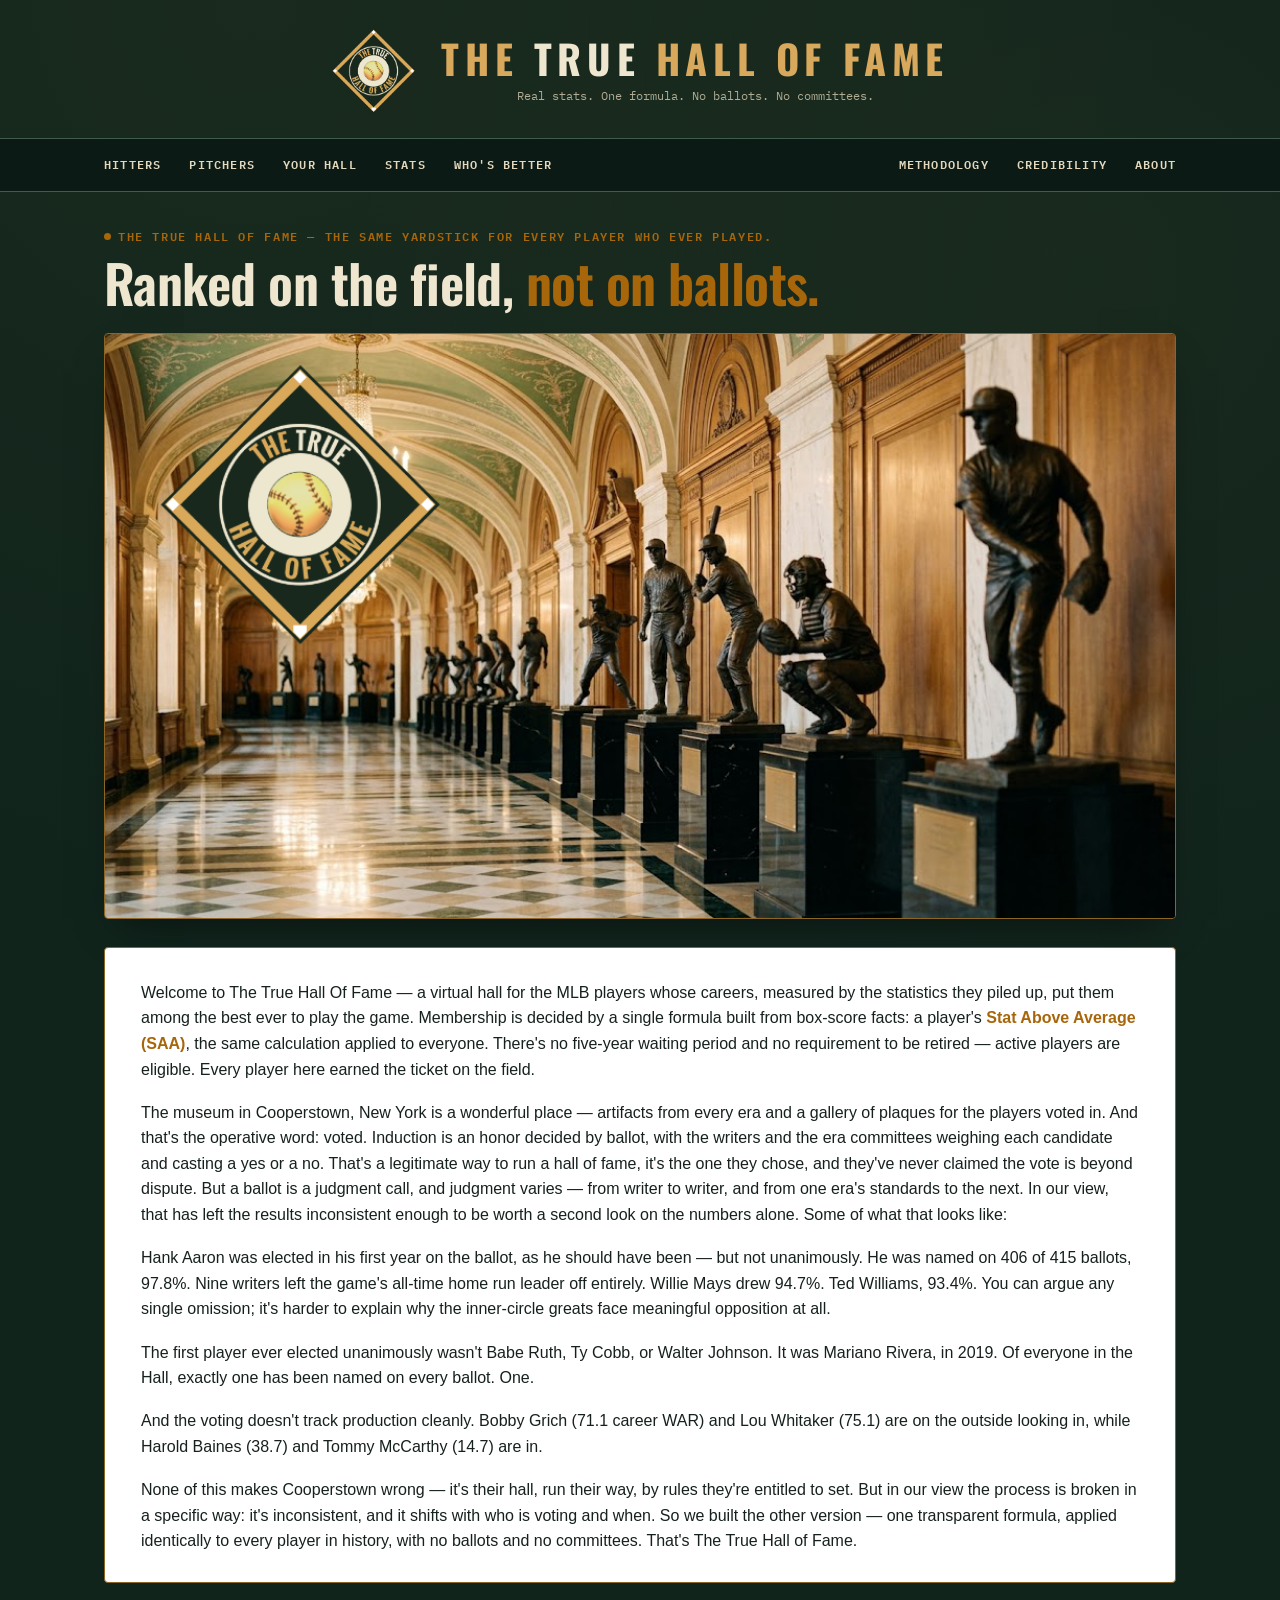
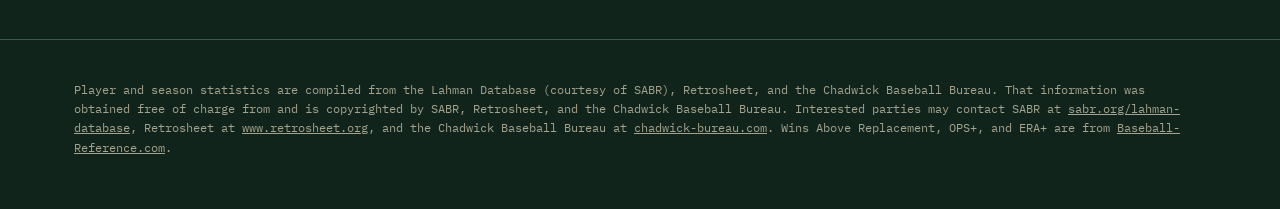
<file: index.html>
<!DOCTYPE html>
<html lang="en">
<head>
<meta charset="UTF-8">
<meta name="viewport" content="width=device-width, initial-scale=1.0">
<title>The TRUE Hall of Fame</title>
<link rel="preconnect" href="https://fonts.googleapis.com">
<link href="https://fonts.googleapis.com/css2?family=Oswald:wght@400;500;600;700&family=Source+Serif+4:ital,wght@0,400;0,600;1,400&family=IBM+Plex+Mono:wght@400;500;600&display=swap" rel="stylesheet">
<link rel="stylesheet" href="css/style.css">
</head>
<body>

<header class="site-head">
  <div class="wrap site-head__inner">
    <a href="index.html" class="mark">
      <img class="mark__logo" src="img/logo.png" alt="" width="965" height="960">
      <span class="mark__stack">
        <span class="mark__text">THE <span class="mark__real">TRUE</span> HALL OF FAME</span>
        <span class="site-head__tag">Real stats. One formula. No ballots. No committees.</span>
      </span>
    </a>
  </div>
</header>

<nav class="site-menu" aria-label="Site sections">
  <div class="wrap site-menu__inner">
    <button type="button" class="site-menu__toggle" aria-expanded="false" aria-controls="siteMenuLinks">
      <span class="site-menu__toggle-label">Menu</span>
      <span class="site-menu__toggle-icon" aria-hidden="true"><span></span><span></span><span></span></span>
    </button>
    <div class="site-menu__links" id="siteMenuLinks">
    <a href="hitters.html" class="site-menu__link">Hitters</a>
    <a href="pitchers.html" class="site-menu__link">Pitchers</a>
    <a href="yourhall.html" class="site-menu__link">Your Hall</a>
    <a href="stats.html" class="site-menu__link">Stats</a>
    <a href="why.html" class="site-menu__link">WHO'S BETTER</a>
    <a href="methodology.html" class="site-menu__link site-menu__link--right">Methodology</a>
    <a href="validation.html" class="site-menu__link">Credibility</a>
    <a href="#about" class="site-menu__link">About</a>
    </div>
  </div>
</nav>

<section class="hero">
  <div class="wrap hero__inner">
    <div class="hero__head">
      <p class="hero__eyebrow">The True Hall of Fame — the same yardstick for every player who ever played.</p>
      <h1 class="hero__headline">Ranked on the field, <span class="hero__headline-em">not on ballots.</span></h1>
    </div>
    <figure class="hero__figure">
      <img src="img/hero-hall.png" alt="A grand hall lined with bronze statues of baseball players on marble pedestals" loading="eager" width="1024" height="563">
    </figure>
    <div class="hero__copy">
      <p>
        Welcome to The True Hall Of Fame — a virtual hall for the MLB players whose careers,
        measured by the statistics they piled up, put them among the best ever to play the
        game. Membership is decided by a single formula built from box-score facts: a player's
        <strong>Stat Above Average (SAA)</strong>, the same calculation applied to everyone.
        There's no five-year waiting period and no requirement to be retired — active players
        are eligible. Every player here earned the ticket on the field.
      </p>
      <p>
        The museum in Cooperstown, New York is a wonderful place — artifacts from every era
        and a gallery of plaques for the players voted in. And that's the operative word:
        voted. Induction is an honor decided by ballot, with the writers and the era
        committees weighing each candidate and casting a yes or a no. That's a legitimate way
        to run a hall of fame, it's the one they chose, and they've never claimed the vote is
        beyond dispute. But a ballot is a judgment call, and judgment varies — from writer to
        writer, and from one era's standards to the next. In our view, that has left the
        results inconsistent enough to be worth a second look on the numbers alone. Some of
        what that looks like:
      </p>
      <p>
        Hank Aaron was elected in his first year on the ballot, as he should have been — but
        not unanimously. He was named on 406 of 415 ballots, 97.8%. Nine writers left the
        game's all-time home run leader off entirely. Willie Mays drew 94.7%. Ted Williams,
        93.4%. You can argue any single omission; it's harder to explain why the inner-circle
        greats face meaningful opposition at all.
      </p>
      <p>
        The first player ever elected unanimously wasn't Babe Ruth, Ty Cobb, or Walter
        Johnson. It was Mariano Rivera, in 2019. Of everyone in the Hall, exactly one has
        been named on every ballot. One.
      </p>
      <p>
        And the voting doesn't track production cleanly. Bobby Grich (71.1 career WAR) and
        Lou Whitaker (75.1) are on the outside looking in, while Harold Baines (38.7) and
        Tommy McCarthy (14.7) are in.
      </p>
      <p>
        None of this makes Cooperstown wrong — it's their hall, run their way, by rules
        they're entitled to set. But in our view the process is broken in a specific way:
        it's inconsistent, and it shifts with who is voting and when. So we built the other
        version — one transparent formula, applied identically to every player in history,
        with no ballots and no committees. That's The True Hall of Fame.
      </p>
    </div>
    <p class="hero__resume" hidden><a href="#"></a></p>
  </div>
</section>

<footer class="site-foot">
  <div class="wrap site-foot__inner">
    <p>Player and season statistics are compiled from the Lahman Database (courtesy of SABR), Retrosheet, and the Chadwick Baseball Bureau. That information was obtained free of charge from and is copyrighted by SABR, Retrosheet, and the Chadwick Baseball Bureau. Interested parties may contact SABR at <a href="https://sabr.org/lahman-database" target="_blank" rel="noopener">sabr.org/lahman-database</a>, Retrosheet at <a href="https://www.retrosheet.org" target="_blank" rel="noopener">www.retrosheet.org</a>, and the Chadwick Baseball Bureau at <a href="https://www.chadwick-bureau.com" target="_blank" rel="noopener">chadwick-bureau.com</a>. Wins Above Replacement, OPS+, and ERA+ are from <a href="https://www.baseball-reference.com" target="_blank" rel="noopener">Baseball-Reference.com</a>.</p>
  </div>
</footer>

<dialog class="about-modal" id="aboutModal">
  <div class="about-modal__inner">
    <button type="button" class="about-modal__close" aria-label="Close">&times;</button>
    <p class="about-modal__eyebrow">The True Hall of Fame</p>
    <h2 class="about-modal__title">About</h2>
    <p class="about-modal__line">Version <span id="aboutVersion">1.074</span></p>
    <p class="about-modal__line"><span id="aboutBuild">2026.09.04</span></p>
    <p class="about-modal__line">Author : Martin Jenkins</p>
  </div>
</dialog>

<script src="js/prefs.js"></script>
<script src="js/resume.js"></script>
<script src="js/about.js"></script>
<script src="js/nav-toggle.js"></script>
</body>
</html>
</file>
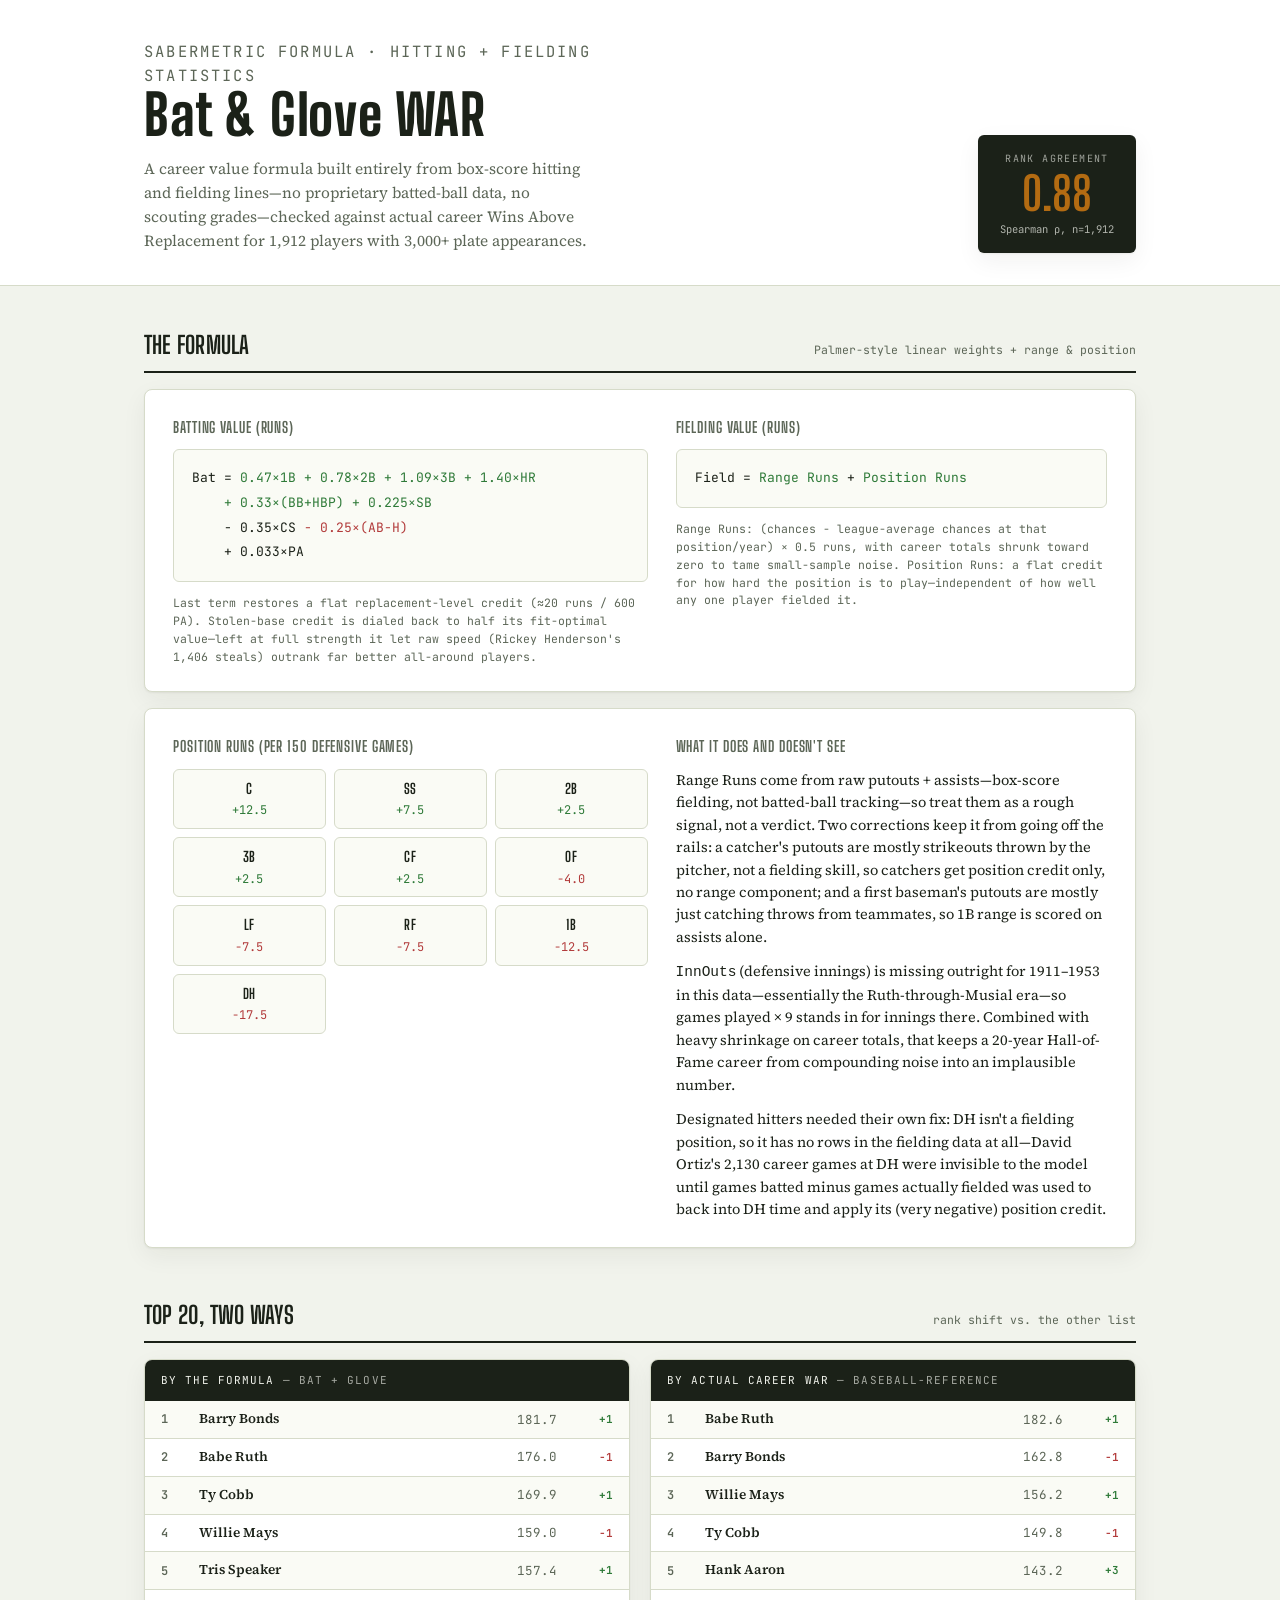
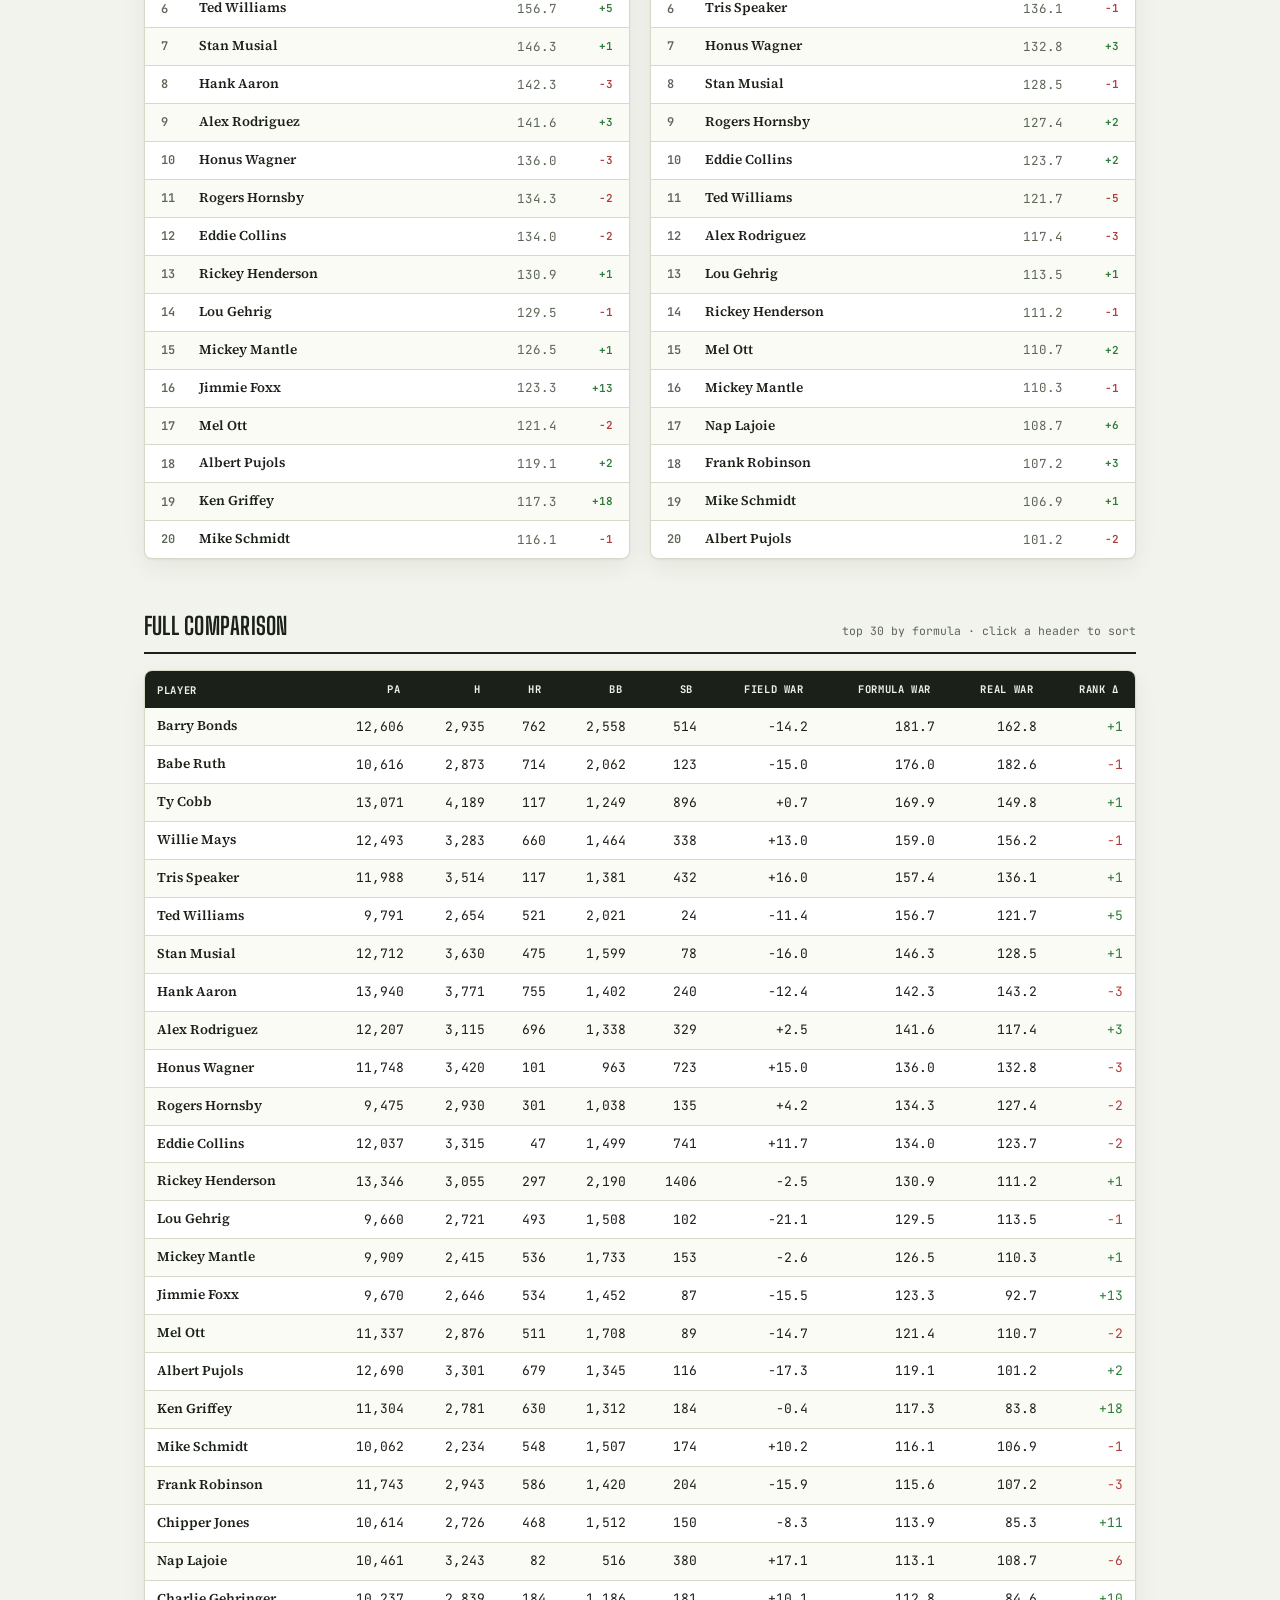
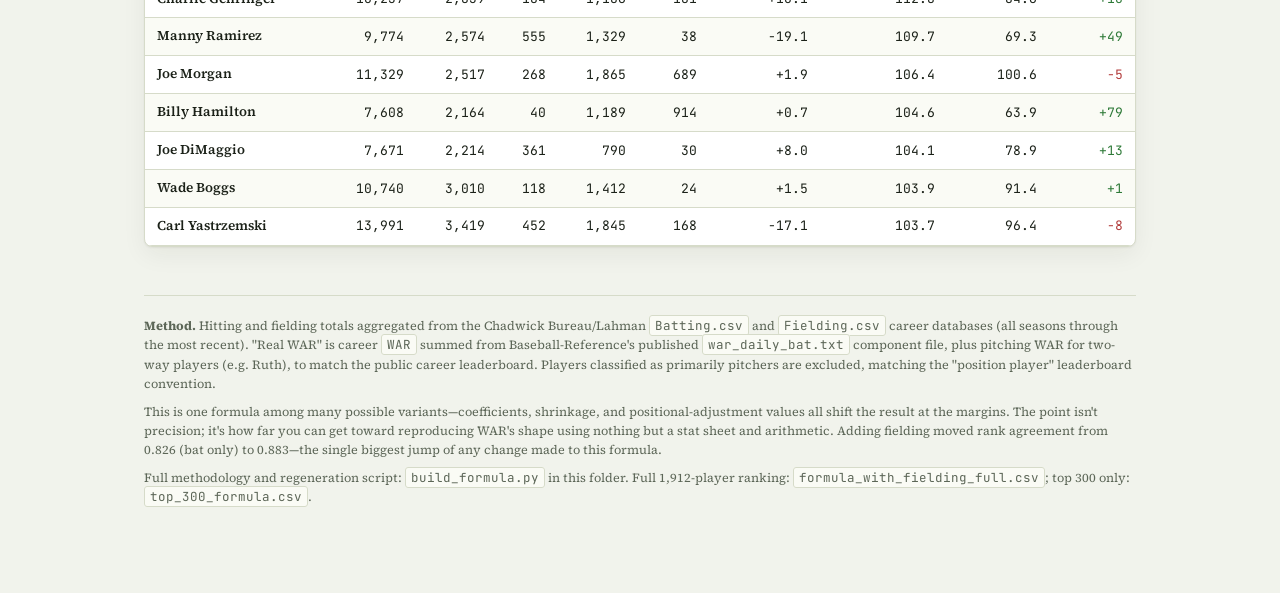
<file: bat_and_glove_war.html>
<!DOCTYPE html>
<html lang="en">
<head>
<meta charset="UTF-8">
<meta name="viewport" content="width=device-width, initial-scale=1.0">
<title>Bat & Glove WAR</title>
<link rel="preconnect" href="https://fonts.googleapis.com">
<link rel="preconnect" href="https://fonts.gstatic.com" crossorigin>
<link href="https://fonts.googleapis.com/css2?family=Big+Shoulders+Display:wght@600;700;800&family=Source+Serif+4:opsz,wght@8..60,400;8..60,500;8..60,600;8..60,700&family=JetBrains+Mono:wght@400;500;600;700&display=swap" rel="stylesheet">
<style>
  :root{
    --bg: #F1F3EC;
    --surface: #FFFFFF;
    --surface-2: #FAFBF5;
    --ink: #1B2118;
    --muted: #5C6657;
    --rule: #D6DBC9;
    --accent: #B36B12;
    --accent-ink: #FFFFFF;
    --accent-soft: #F3E3C6;
    --accent2: #2E7A38;
    --accent2-soft: #DDEFDD;
    --diff-pos: #2E7A38;
    --diff-neg: #B23B3B;
    --shadow: 0 1px 2px rgba(27,33,24,0.06), 0 8px 24px rgba(27,33,24,0.06);
  }
  @media (prefers-color-scheme: dark){
    :root:not([data-theme="light"]){
      --bg: #0E1611; --surface: #16201A; --surface-2: #131C16; --ink: #EAEEE2;
      --muted: #97A28E; --rule: #2A362A; --accent: #F2A93B; --accent-ink: #1B2118;
      --accent-soft: #2C2413; --accent2: #6FBF73; --accent2-soft: #17281A;
      --diff-pos: #6FBF73; --diff-neg: #E28C8C;
      --shadow: 0 1px 2px rgba(0,0,0,0.3), 0 12px 32px rgba(0,0,0,0.35);
    }
  }
  :root[data-theme="dark"]{
    --bg: #0E1611; --surface: #16201A; --surface-2: #131C16; --ink: #EAEEE2;
    --muted: #97A28E; --rule: #2A362A; --accent: #F2A93B; --accent-ink: #1B2118;
    --accent-soft: #2C2413; --accent2: #6FBF73; --accent2-soft: #17281A;
    --diff-pos: #6FBF73; --diff-neg: #E28C8C;
    --shadow: 0 1px 2px rgba(0,0,0,0.3), 0 12px 32px rgba(0,0,0,0.35);
  }

  *{ box-sizing: border-box; }
  body{ margin:0; background: var(--bg); color: var(--ink); font-family: 'Source Serif 4', Georgia, 'Times New Roman', serif; line-height: 1.55; }
  .wrap{ max-width: 1040px; margin: 0 auto; padding: 0 24px 80px; }
  a{ color: var(--accent); }

  .hero{ background: var(--surface); border-bottom: 1px solid var(--rule); margin-bottom: 40px; }
  .hero-inner{ max-width: 1040px; margin: 0 auto; padding: 40px 24px 32px; display: grid; grid-template-columns: 1fr auto; gap: 32px; align-items: end; }
  .eyebrow{ font-family: 'JetBrains Mono', monospace; font-size: 11px; letter-spacing: 0.14em; text-transform: uppercase; color: var(--muted); margin: 0 0 10px; }
  h1{ font-family: 'Big Shoulders Display', 'Arial Narrow', sans-serif; font-weight: 800; font-size: clamp(34px, 5vw, 56px); line-height: 0.98; letter-spacing: 0.01em; margin: 0 0 14px; text-wrap: balance; }
  .hero p{ margin: 0; max-width: 56ch; color: var(--muted); font-size: 15.5px; }

  .scoreboard{ background: var(--ink); color: var(--bg); border-radius: 6px; padding: 16px 22px; text-align: center; box-shadow: var(--shadow); flex: none; }
  .scoreboard .label{ font-family: 'JetBrains Mono', monospace; font-size: 10px; letter-spacing: 0.14em; text-transform: uppercase; color: var(--bg); opacity: 0.62; margin: 0 0 4px; }
  .scoreboard .digits{ font-family: 'Big Shoulders Display', sans-serif; font-weight: 700; font-size: 46px; line-height: 1; color: var(--accent); font-variant-numeric: tabular-nums; }
  .scoreboard .sub{ font-family: 'JetBrains Mono', monospace; font-size: 10.5px; color: var(--bg); opacity: 0.7; margin-top: 4px; }

  section{ margin-bottom: 48px; }
  .section-head{ display: flex; align-items: baseline; justify-content: space-between; gap: 16px; margin-bottom: 16px; border-bottom: 2px solid var(--ink); padding-bottom: 8px; }
  .section-head h2{ font-family: 'Big Shoulders Display', sans-serif; font-weight: 700; font-size: 24px; letter-spacing: 0.01em; margin: 0; text-transform: uppercase; }
  .section-head .meta{ font-family: 'JetBrains Mono', monospace; font-size: 11.5px; color: var(--muted); white-space: nowrap; }

  .formula-card{ background: var(--surface); border: 1px solid var(--rule); border-radius: 8px; box-shadow: var(--shadow); padding: 26px 28px; display: grid; grid-template-columns: 1.1fr 1fr; gap: 28px; }
  @media (max-width: 720px){ .formula-card{ grid-template-columns: 1fr; } .hero-inner{ grid-template-columns: 1fr; } .scoreboard{ justify-self: start; } }

  .equation{ font-family: 'JetBrains Mono', monospace; font-size: 13px; line-height: 1.9; background: var(--surface-2); border: 1px solid var(--rule); border-radius: 6px; padding: 16px 18px; overflow-x: auto; white-space: pre; color: var(--ink); }
  .equation .term-hit{ color: var(--accent2); }
  .equation .term-out{ color: var(--diff-neg); }

  .formula-card h3{ font-family: 'Big Shoulders Display', sans-serif; font-size: 15px; letter-spacing: 0.06em; text-transform: uppercase; margin: 0 0 10px; color: var(--muted); }
  .formula-card p{ margin: 0 0 12px; font-size: 14.5px; }
  .formula-card p:last-child{ margin-bottom: 0; }
  .formula-card .coef-note{ font-family: 'JetBrains Mono', monospace; font-size: 11.5px; color: var(--muted); margin-top: 12px; }

  .posgrid{ display: grid; grid-template-columns: repeat(3, 1fr); gap: 8px; }
  .poschip{ background: var(--surface-2); border: 1px solid var(--rule); border-radius: 6px; padding: 8px 10px; text-align: center; }
  .poschip .pos{ font-family: 'Big Shoulders Display', sans-serif; font-weight: 700; font-size: 14px; letter-spacing: 0.03em; }
  .poschip .val{ font-family: 'JetBrains Mono', monospace; font-size: 12px; font-variant-numeric: tabular-nums; margin-top: 2px; }
  .poschip .val.pos-plus{ color: var(--accent2); }
  .poschip .val.pos-minus{ color: var(--diff-neg); }

  .lineup-wrap{ display: grid; grid-template-columns: 1fr 1fr; gap: 20px; }
  @media (max-width: 720px){ .lineup-wrap{ grid-template-columns: 1fr; } }
  .lineup{ background: var(--surface); border: 1px solid var(--rule); border-radius: 8px; box-shadow: var(--shadow); overflow: hidden; }
  .lineup-head{ background: var(--ink); color: var(--bg); padding: 12px 16px; font-family: 'JetBrains Mono', monospace; font-size: 11px; letter-spacing: 0.1em; text-transform: uppercase; }
  .lineup-head .n{ opacity: 0.65; font-weight: 400; }
  .lineup-row{ display: grid; grid-template-columns: 28px 1fr auto 46px; align-items: center; gap: 10px; padding: 8px 16px; border-bottom: 1px solid var(--rule); font-size: 13.5px; }
  .lineup-row:last-child{ border-bottom: none; }
  .lineup-row:nth-child(odd){ background: var(--surface-2); }
  .lineup-rank{ font-family: 'JetBrains Mono', monospace; font-weight: 600; color: var(--muted); font-size: 12px; }
  .lineup-name{ font-weight: 600; }
  .lineup-val{ font-family: 'JetBrains Mono', monospace; font-variant-numeric: tabular-nums; font-size: 12.5px; color: var(--muted); white-space: nowrap; }
  .shift{ font-family: 'JetBrains Mono', monospace; font-size: 11px; font-weight: 600; text-align: right; white-space: nowrap; }
  .shift.up{ color: var(--diff-pos); }
  .shift.down{ color: var(--diff-neg); }
  .shift.flat{ color: var(--muted); }

  .table-scroll{ overflow-x: auto; background: var(--surface); border: 1px solid var(--rule); border-radius: 8px; box-shadow: var(--shadow); }
  table{ width: 100%; border-collapse: collapse; font-size: 13px; min-width: 760px; }
  thead th{ position: sticky; top: 0; background: var(--ink); color: var(--bg); text-align: left; padding: 10px 12px; font-family: 'JetBrains Mono', monospace; font-size: 10.5px; letter-spacing: 0.06em; text-transform: uppercase; cursor: pointer; user-select: none; white-space: nowrap; }
  thead th.num, td.num{ text-align: right; font-variant-numeric: tabular-nums; }
  thead th .arrow{ opacity: 0.5; margin-left: 4px; font-size: 9px; }
  tbody td{ padding: 8px 12px; border-bottom: 1px solid var(--rule); font-family: 'JetBrains Mono', monospace; white-space: nowrap; }
  tbody td.name-cell{ font-family: 'Source Serif 4', serif; font-weight: 600; font-size: 13.5px; white-space: normal; }
  tbody tr:nth-child(odd){ background: var(--surface-2); }
  tbody tr:hover{ background: var(--accent-soft); }
  td.diffcell.pos{ color: var(--diff-pos); }
  td.diffcell.neg{ color: var(--diff-neg); }

  .foot{ border-top: 1px solid var(--rule); padding-top: 20px; font-size: 12.5px; color: var(--muted); }
  .foot p{ margin: 0 0 8px; }
  .foot code{ font-family: 'JetBrains Mono', monospace; background: var(--surface-2); padding: 1px 5px; border-radius: 3px; border: 1px solid var(--rule); }

  @media (prefers-reduced-motion: no-preference){ .lineup-row, tbody tr{ transition: background 120ms ease; } }
</style>
</head>
<body>

<div class="hero">
  <div class="hero-inner">
    <div>
      <p class="eyebrow">Sabermetric formula &middot; hitting + fielding statistics</p>
      <h1>Bat &amp; Glove WAR</h1>
      <p>A career value formula built entirely from box-score hitting and fielding lines&mdash;no proprietary batted-ball data, no scouting grades&mdash;checked against actual career Wins Above Replacement for 1,912 players with 3,000+ plate appearances.</p>
    </div>
    <div class="scoreboard">
      <p class="label">Rank agreement</p>
      <p class="digits" id="spearmanDigits">0.88</p>
      <p class="sub">Spearman &rho;, n=1,912</p>
    </div>
  </div>
</div>

<div class="wrap">

  <section>
    <div class="section-head">
      <h2>The Formula</h2>
      <span class="meta">Palmer-style linear weights + range &amp; position</span>
    </div>
    <div class="formula-card">
      <div>
        <h3>Batting Value (runs)</h3>
        <div class="equation">Bat = <span class="term-hit">0.47&times;1B + 0.78&times;2B + 1.09&times;3B + 1.40&times;HR
    + 0.33&times;(BB+HBP) + 0.225&times;SB</span>
    - 0.35&times;CS <span class="term-out">- 0.25&times;(AB&minus;H)</span>
    + 0.033&times;PA</div>
        <p class="coef-note">Last term restores a flat replacement-level credit (&asymp;20 runs / 600 PA). Stolen-base credit is dialed back to half its fit-optimal value&mdash;left at full strength it let raw speed (Rickey Henderson's 1,406 steals) outrank far better all-around players.</p>
      </div>
      <div>
        <h3>Fielding Value (runs)</h3>
        <div class="equation">Field = <span class="term-hit">Range Runs</span> + <span class="term-hit">Position Runs</span></div>
        <p class="coef-note">Range Runs: (chances &minus; league-average chances at that position/year) &times; 0.5 runs, with career totals shrunk toward zero to tame small-sample noise. Position Runs: a flat credit for how hard the position is to play&mdash;independent of how well any one player fielded it.</p>
      </div>
    </div>
    <div class="formula-card" style="margin-top:16px;">
      <div>
        <h3>Position Runs (per 150 defensive games)</h3>
        <div class="posgrid" id="posGrid"></div>
      </div>
      <div>
        <h3>What it does and doesn't see</h3>
        <p>Range Runs come from raw putouts + assists&mdash;box-score fielding, not batted-ball tracking&mdash;so treat them as a rough signal, not a verdict. Two corrections keep it from going off the rails: a catcher's putouts are mostly strikeouts thrown by the pitcher, not a fielding skill, so catchers get position credit only, no range component; and a first baseman's putouts are mostly just catching throws from teammates, so 1B range is scored on assists alone.</p>
        <p><code>InnOuts</code> (defensive innings) is missing outright for 1911&ndash;1953 in this data&mdash;essentially the Ruth-through-Musial era&mdash;so games played &times; 9 stands in for innings there. Combined with heavy shrinkage on career totals, that keeps a 20-year Hall-of-Fame career from compounding noise into an implausible number.</p>
        <p>Designated hitters needed their own fix: DH isn't a fielding position, so it has no rows in the fielding data at all&mdash;David Ortiz's 2,130 career games at DH were invisible to the model until games batted minus games actually fielded was used to back into DH time and apply its (very negative) position credit.</p>
      </div>
    </div>
  </section>

  <section>
    <div class="section-head">
      <h2>Top 20, Two Ways</h2>
      <span class="meta">rank shift vs. the other list</span>
    </div>
    <div class="lineup-wrap">
      <div class="lineup">
        <div class="lineup-head">By the formula <span class="n">&mdash; bat + glove</span></div>
        <div id="lineupFormula"></div>
      </div>
      <div class="lineup">
        <div class="lineup-head">By actual career WAR <span class="n">&mdash; Baseball-Reference</span></div>
        <div id="lineupReal"></div>
      </div>
    </div>
  </section>

  <section>
    <div class="section-head">
      <h2>Full Comparison</h2>
      <span class="meta">top 30 by formula &middot; click a header to sort</span>
    </div>
    <div class="table-scroll">
      <table id="detailTable">
        <thead>
          <tr>
            <th data-key="name">Player</th>
            <th class="num" data-key="PA">PA<span class="arrow"></span></th>
            <th class="num" data-key="H">H<span class="arrow"></span></th>
            <th class="num" data-key="HR">HR<span class="arrow"></span></th>
            <th class="num" data-key="BB">BB<span class="arrow"></span></th>
            <th class="num" data-key="SB">SB<span class="arrow"></span></th>
            <th class="num" data-key="field">Field WAR<span class="arrow"></span></th>
            <th class="num" data-key="formula">Formula WAR<span class="arrow"></span></th>
            <th class="num" data-key="real">Real WAR<span class="arrow"></span></th>
            <th class="num" data-key="diff">Rank &Delta;<span class="arrow"></span></th>
          </tr>
        </thead>
        <tbody id="detailBody"></tbody>
      </table>
    </div>
  </section>

  <section style="margin-bottom:0;">
    <div class="foot">
      <p><strong>Method.</strong> Hitting and fielding totals aggregated from the Chadwick Bureau/Lahman <code>Batting.csv</code> and <code>Fielding.csv</code> career databases (all seasons through the most recent). "Real WAR" is career <code>WAR</code> summed from Baseball-Reference's published <code>war_daily_bat.txt</code> component file, plus pitching WAR for two-way players (e.g. Ruth), to match the public career leaderboard. Players classified as primarily pitchers are excluded, matching the "position player" leaderboard convention.</p>
      <p>This is one formula among many possible variants&mdash;coefficients, shrinkage, and positional-adjustment values all shift the result at the margins. The point isn't precision; it's how far you can get toward reproducing WAR's shape using nothing but a stat sheet and arithmetic. Adding fielding moved rank agreement from 0.826 (bat only) to 0.883&mdash;the single biggest jump of any change made to this formula.</p>
      <p>Full methodology and regeneration script: <code>build_formula.py</code> in this folder. Full 1,912-player ranking: <code>formula_with_fielding_full.csv</code>; top 300 only: <code>top_300_formula.csv</code>.</p>
    </div>
  </section>

</div>

<script>
const DATA = {"n": 1912, "spearman": 0.8828, "top_formula": [{"name": "Barry Bonds", "PA": 12606, "H": 2935, "HR": 762, "BB": 2558, "SB": 514, "field": -14.2, "formula": 181.7, "real": 162.8, "rf": 1, "rr": 2}, {"name": "Babe Ruth", "PA": 10616, "H": 2873, "HR": 714, "BB": 2062, "SB": 123, "field": -15.0, "formula": 176.0, "real": 182.6, "rf": 2, "rr": 1}, {"name": "Ty Cobb", "PA": 13071, "H": 4189, "HR": 117, "BB": 1249, "SB": 896, "field": 0.7, "formula": 169.9, "real": 149.8, "rf": 3, "rr": 4}, {"name": "Willie Mays", "PA": 12493, "H": 3283, "HR": 660, "BB": 1464, "SB": 338, "field": 13.0, "formula": 159.0, "real": 156.2, "rf": 4, "rr": 3}, {"name": "Tris Speaker", "PA": 11988, "H": 3514, "HR": 117, "BB": 1381, "SB": 432, "field": 16.0, "formula": 157.4, "real": 136.1, "rf": 5, "rr": 6}, {"name": "Ted Williams", "PA": 9791, "H": 2654, "HR": 521, "BB": 2021, "SB": 24, "field": -11.4, "formula": 156.7, "real": 121.7, "rf": 6, "rr": 11}, {"name": "Stan Musial", "PA": 12712, "H": 3630, "HR": 475, "BB": 1599, "SB": 78, "field": -16.0, "formula": 146.3, "real": 128.5, "rf": 7, "rr": 8}, {"name": "Hank Aaron", "PA": 13940, "H": 3771, "HR": 755, "BB": 1402, "SB": 240, "field": -12.4, "formula": 142.3, "real": 143.2, "rf": 8, "rr": 5}, {"name": "Alex Rodriguez", "PA": 12207, "H": 3115, "HR": 696, "BB": 1338, "SB": 329, "field": 2.5, "formula": 141.6, "real": 117.4, "rf": 9, "rr": 12}, {"name": "Honus Wagner", "PA": 11748, "H": 3420, "HR": 101, "BB": 963, "SB": 723, "field": 15.0, "formula": 136.0, "real": 132.8, "rf": 10, "rr": 7}, {"name": "Rogers Hornsby", "PA": 9475, "H": 2930, "HR": 301, "BB": 1038, "SB": 135, "field": 4.2, "formula": 134.3, "real": 127.4, "rf": 11, "rr": 9}, {"name": "Eddie Collins", "PA": 12037, "H": 3315, "HR": 47, "BB": 1499, "SB": 741, "field": 11.7, "formula": 134.0, "real": 123.7, "rf": 12, "rr": 10}, {"name": "Rickey Henderson", "PA": 13346, "H": 3055, "HR": 297, "BB": 2190, "SB": 1406, "field": -2.5, "formula": 130.9, "real": 111.2, "rf": 13, "rr": 14}, {"name": "Lou Gehrig", "PA": 9660, "H": 2721, "HR": 493, "BB": 1508, "SB": 102, "field": -21.1, "formula": 129.5, "real": 113.5, "rf": 14, "rr": 13}, {"name": "Mickey Mantle", "PA": 9909, "H": 2415, "HR": 536, "BB": 1733, "SB": 153, "field": -2.6, "formula": 126.5, "real": 110.3, "rf": 15, "rr": 16}, {"name": "Jimmie Foxx", "PA": 9670, "H": 2646, "HR": 534, "BB": 1452, "SB": 87, "field": -15.5, "formula": 123.3, "real": 92.7, "rf": 16, "rr": 29}, {"name": "Mel Ott", "PA": 11337, "H": 2876, "HR": 511, "BB": 1708, "SB": 89, "field": -14.7, "formula": 121.4, "real": 110.7, "rf": 17, "rr": 15}, {"name": "Albert Pujols", "PA": 12690, "H": 3301, "HR": 679, "BB": 1345, "SB": 116, "field": -17.3, "formula": 119.1, "real": 101.2, "rf": 18, "rr": 20}, {"name": "Ken Griffey", "PA": 11304, "H": 2781, "HR": 630, "BB": 1312, "SB": 184, "field": -0.4, "formula": 117.3, "real": 83.8, "rf": 19, "rr": 37}, {"name": "Mike Schmidt", "PA": 10062, "H": 2234, "HR": 548, "BB": 1507, "SB": 174, "field": 10.2, "formula": 116.1, "real": 106.9, "rf": 20, "rr": 19}, {"name": "Frank Robinson", "PA": 11743, "H": 2943, "HR": 586, "BB": 1420, "SB": 204, "field": -15.9, "formula": 115.6, "real": 107.2, "rf": 21, "rr": 18}, {"name": "Chipper Jones", "PA": 10614, "H": 2726, "HR": 468, "BB": 1512, "SB": 150, "field": -8.3, "formula": 113.9, "real": 85.3, "rf": 22, "rr": 33}, {"name": "Nap Lajoie", "PA": 10461, "H": 3243, "HR": 82, "BB": 516, "SB": 380, "field": 17.1, "formula": 113.1, "real": 108.7, "rf": 23, "rr": 17}, {"name": "Charlie Gehringer", "PA": 10237, "H": 2839, "HR": 184, "BB": 1186, "SB": 181, "field": 10.1, "formula": 112.8, "real": 84.6, "rf": 24, "rr": 34}, {"name": "Manny Ramirez", "PA": 9774, "H": 2574, "HR": 555, "BB": 1329, "SB": 38, "field": -19.1, "formula": 109.7, "real": 69.3, "rf": 25, "rr": 74}, {"name": "Joe Morgan", "PA": 11329, "H": 2517, "HR": 268, "BB": 1865, "SB": 689, "field": 1.9, "formula": 106.4, "real": 100.6, "rf": 26, "rr": 21}, {"name": "Billy Hamilton", "PA": 7608, "H": 2164, "HR": 40, "BB": 1189, "SB": 914, "field": 0.7, "formula": 104.6, "real": 63.9, "rf": 27, "rr": 106}, {"name": "Joe DiMaggio", "PA": 7671, "H": 2214, "HR": 361, "BB": 790, "SB": 30, "field": 8.0, "formula": 104.1, "real": 78.9, "rf": 28, "rr": 41}, {"name": "Wade Boggs", "PA": 10740, "H": 3010, "HR": 118, "BB": 1412, "SB": 24, "field": 1.5, "formula": 103.9, "real": 91.4, "rf": 29, "rr": 30}, {"name": "Carl Yastrzemski", "PA": 13991, "H": 3419, "HR": 452, "BB": 1845, "SB": 168, "field": -17.1, "formula": 103.7, "real": 96.4, "rf": 30, "rr": 22}], "top_real": [{"name": "Babe Ruth", "PA": 10616, "H": 2873, "HR": 714, "BB": 2062, "SB": 123, "field": -15.0, "formula": 176.0, "real": 182.6, "rf": 2, "rr": 1}, {"name": "Barry Bonds", "PA": 12606, "H": 2935, "HR": 762, "BB": 2558, "SB": 514, "field": -14.2, "formula": 181.7, "real": 162.8, "rf": 1, "rr": 2}, {"name": "Willie Mays", "PA": 12493, "H": 3283, "HR": 660, "BB": 1464, "SB": 338, "field": 13.0, "formula": 159.0, "real": 156.2, "rf": 4, "rr": 3}, {"name": "Ty Cobb", "PA": 13071, "H": 4189, "HR": 117, "BB": 1249, "SB": 896, "field": 0.7, "formula": 169.9, "real": 149.8, "rf": 3, "rr": 4}, {"name": "Hank Aaron", "PA": 13940, "H": 3771, "HR": 755, "BB": 1402, "SB": 240, "field": -12.4, "formula": 142.3, "real": 143.2, "rf": 8, "rr": 5}, {"name": "Tris Speaker", "PA": 11988, "H": 3514, "HR": 117, "BB": 1381, "SB": 432, "field": 16.0, "formula": 157.4, "real": 136.1, "rf": 5, "rr": 6}, {"name": "Honus Wagner", "PA": 11748, "H": 3420, "HR": 101, "BB": 963, "SB": 723, "field": 15.0, "formula": 136.0, "real": 132.8, "rf": 10, "rr": 7}, {"name": "Stan Musial", "PA": 12712, "H": 3630, "HR": 475, "BB": 1599, "SB": 78, "field": -16.0, "formula": 146.3, "real": 128.5, "rf": 7, "rr": 8}, {"name": "Rogers Hornsby", "PA": 9475, "H": 2930, "HR": 301, "BB": 1038, "SB": 135, "field": 4.2, "formula": 134.3, "real": 127.4, "rf": 11, "rr": 9}, {"name": "Eddie Collins", "PA": 12037, "H": 3315, "HR": 47, "BB": 1499, "SB": 741, "field": 11.7, "formula": 134.0, "real": 123.7, "rf": 12, "rr": 10}, {"name": "Ted Williams", "PA": 9791, "H": 2654, "HR": 521, "BB": 2021, "SB": 24, "field": -11.4, "formula": 156.7, "real": 121.7, "rf": 6, "rr": 11}, {"name": "Alex Rodriguez", "PA": 12207, "H": 3115, "HR": 696, "BB": 1338, "SB": 329, "field": 2.5, "formula": 141.6, "real": 117.4, "rf": 9, "rr": 12}, {"name": "Lou Gehrig", "PA": 9660, "H": 2721, "HR": 493, "BB": 1508, "SB": 102, "field": -21.1, "formula": 129.5, "real": 113.5, "rf": 14, "rr": 13}, {"name": "Rickey Henderson", "PA": 13346, "H": 3055, "HR": 297, "BB": 2190, "SB": 1406, "field": -2.5, "formula": 130.9, "real": 111.2, "rf": 13, "rr": 14}, {"name": "Mel Ott", "PA": 11337, "H": 2876, "HR": 511, "BB": 1708, "SB": 89, "field": -14.7, "formula": 121.4, "real": 110.7, "rf": 17, "rr": 15}, {"name": "Mickey Mantle", "PA": 9909, "H": 2415, "HR": 536, "BB": 1733, "SB": 153, "field": -2.6, "formula": 126.5, "real": 110.3, "rf": 15, "rr": 16}, {"name": "Nap Lajoie", "PA": 10461, "H": 3243, "HR": 82, "BB": 516, "SB": 380, "field": 17.1, "formula": 113.1, "real": 108.7, "rf": 23, "rr": 17}, {"name": "Frank Robinson", "PA": 11743, "H": 2943, "HR": 586, "BB": 1420, "SB": 204, "field": -15.9, "formula": 115.6, "real": 107.2, "rf": 21, "rr": 18}, {"name": "Mike Schmidt", "PA": 10062, "H": 2234, "HR": 548, "BB": 1507, "SB": 174, "field": 10.2, "formula": 116.1, "real": 106.9, "rf": 20, "rr": 19}, {"name": "Albert Pujols", "PA": 12690, "H": 3301, "HR": 679, "BB": 1345, "SB": 116, "field": -17.3, "formula": 119.1, "real": 101.2, "rf": 18, "rr": 20}, {"name": "Joe Morgan", "PA": 11329, "H": 2517, "HR": 268, "BB": 1865, "SB": 689, "field": 1.9, "formula": 106.4, "real": 100.6, "rf": 26, "rr": 21}, {"name": "Carl Yastrzemski", "PA": 13991, "H": 3419, "HR": 452, "BB": 1845, "SB": 168, "field": -17.1, "formula": 103.7, "real": 96.4, "rf": 30, "rr": 22}, {"name": "Eddie Mathews", "PA": 10101, "H": 2315, "HR": 512, "BB": 1444, "SB": 68, "field": 0.5, "formula": 99.2, "real": 96.0, "rf": 40, "rr": 23}, {"name": "Cal Ripken", "PA": 12883, "H": 3184, "HR": 431, "BB": 1129, "SB": 36, "field": 13.4, "formula": 97.2, "real": 95.9, "rf": 43, "rr": 24}, {"name": "Roberto Clemente", "PA": 10212, "H": 3000, "HR": 240, "BB": 621, "SB": 83, "field": -6.1, "formula": 75.8, "real": 95.0, "rf": 113, "rr": 25}, {"name": "Cap Anson", "PA": 11331, "H": 3435, "HR": 97, "BB": 984, "SB": 277, "field": -14.8, "formula": 88.3, "real": 94.3, "rf": 64, "rr": 26}, {"name": "Adrian Beltre", "PA": 12130, "H": 3166, "HR": 477, "BB": 848, "SB": 121, "field": 8.3, "formula": 98.8, "real": 93.7, "rf": 41, "rr": 27}, {"name": "Al Kaline", "PA": 11597, "H": 3007, "HR": 399, "BB": 1277, "SB": 137, "field": -7.2, "formula": 97.0, "real": 92.8, "rf": 44, "rr": 28}, {"name": "Jimmie Foxx", "PA": 9670, "H": 2646, "HR": 534, "BB": 1452, "SB": 87, "field": -15.5, "formula": 123.3, "real": 92.7, "rf": 16, "rr": 29}, {"name": "Wade Boggs", "PA": 10740, "H": 3010, "HR": 118, "BB": 1412, "SB": 24, "field": 1.5, "formula": 103.9, "real": 91.4, "rf": 29, "rr": 30}]};

const POS_ADJ = [
  ["C",12.5],["SS",7.5],["2B",2.5],["3B",2.5],["CF",2.5],
  ["OF",-4.0],["LF",-7.5],["RF",-7.5],["1B",-12.5],["DH",-17.5]
];
document.getElementById('posGrid').innerHTML = POS_ADJ.map(([pos,val]) => {
  const cls = val > 0 ? 'pos-plus' : (val < 0 ? 'pos-minus' : '');
  const txt = val > 0 ? ('+' + val.toFixed(1)) : val.toFixed(1);
  return `<div class="poschip"><div class="pos">${pos}</div><div class="val ${cls}">${txt}</div></div>`;
}).join('');

function renderLineup(containerId, rows, rankKey, otherRankKey){
  const el = document.getElementById(containerId);
  el.innerHTML = rows.slice(0,20).map(r => {
    const shift = r[otherRankKey] - r[rankKey];
    let cls = 'flat', txt = '–';
    if (shift > 0){ cls = 'up'; txt = '+' + shift; }
    else if (shift < 0){ cls = 'down'; txt = String(shift); }
    return `<div class="lineup-row">
      <span class="lineup-rank">${r[rankKey]}</span>
      <span class="lineup-name">${r.name}</span>
      <span class="lineup-val">${r[rankKey === 'rf' ? 'formula' : 'real'].toFixed(1)}</span>
      <span class="shift ${cls}">${txt}</span>
    </div>`;
  }).join('');
}

renderLineup('lineupFormula', DATA.top_formula, 'rf', 'rr');
renderLineup('lineupReal', DATA.top_real, 'rr', 'rf');

let sortState = { key: 'formula', dir: -1 };

function renderTable(){
  const rows = DATA.top_formula.slice();
  const k = sortState.key, dir = sortState.dir;
  rows.sort((a,b) => {
    let av = k === 'diff' ? (a.rr - a.rf) : (k === 'name' ? a.name : a[k]);
    let bv = k === 'diff' ? (b.rr - b.rf) : (k === 'name' ? b.name : b[k]);
    if (typeof av === 'string') return av.localeCompare(bv) * dir;
    return (av - bv) * dir;
  });
  document.getElementById('detailBody').innerHTML = rows.map(r => {
    const diff = r.rr - r.rf;
    const diffCls = diff > 0 ? 'pos' : (diff < 0 ? 'neg' : '');
    const diffTxt = diff > 0 ? ('+' + diff) : String(diff);
    const fieldTxt = r.field > 0 ? ('+' + r.field.toFixed(1)) : r.field.toFixed(1);
    return `<tr>
      <td class="name-cell">${r.name}</td>
      <td class="num">${r.PA.toLocaleString()}</td>
      <td class="num">${r.H.toLocaleString()}</td>
      <td class="num">${r.HR}</td>
      <td class="num">${r.BB.toLocaleString()}</td>
      <td class="num">${r.SB}</td>
      <td class="num">${fieldTxt}</td>
      <td class="num">${r.formula.toFixed(1)}</td>
      <td class="num">${r.real.toFixed(1)}</td>
      <td class="num diffcell ${diffCls}">${diffTxt}</td>
    </tr>`;
  }).join('');
}

document.querySelectorAll('#detailTable thead th').forEach(th => {
  th.addEventListener('click', () => {
    const key = th.dataset.key;
    if (sortState.key === key){ sortState.dir *= -1; }
    else { sortState = { key, dir: key === 'name' ? 1 : -1 }; }
    document.querySelectorAll('#detailTable thead .arrow').forEach(a => a.textContent = '');
    th.querySelector('.arrow').textContent = sortState.dir === 1 ? '▲' : '▼';
    renderTable();
  });
});

renderTable();
</script>
</body>
</html>
</file>
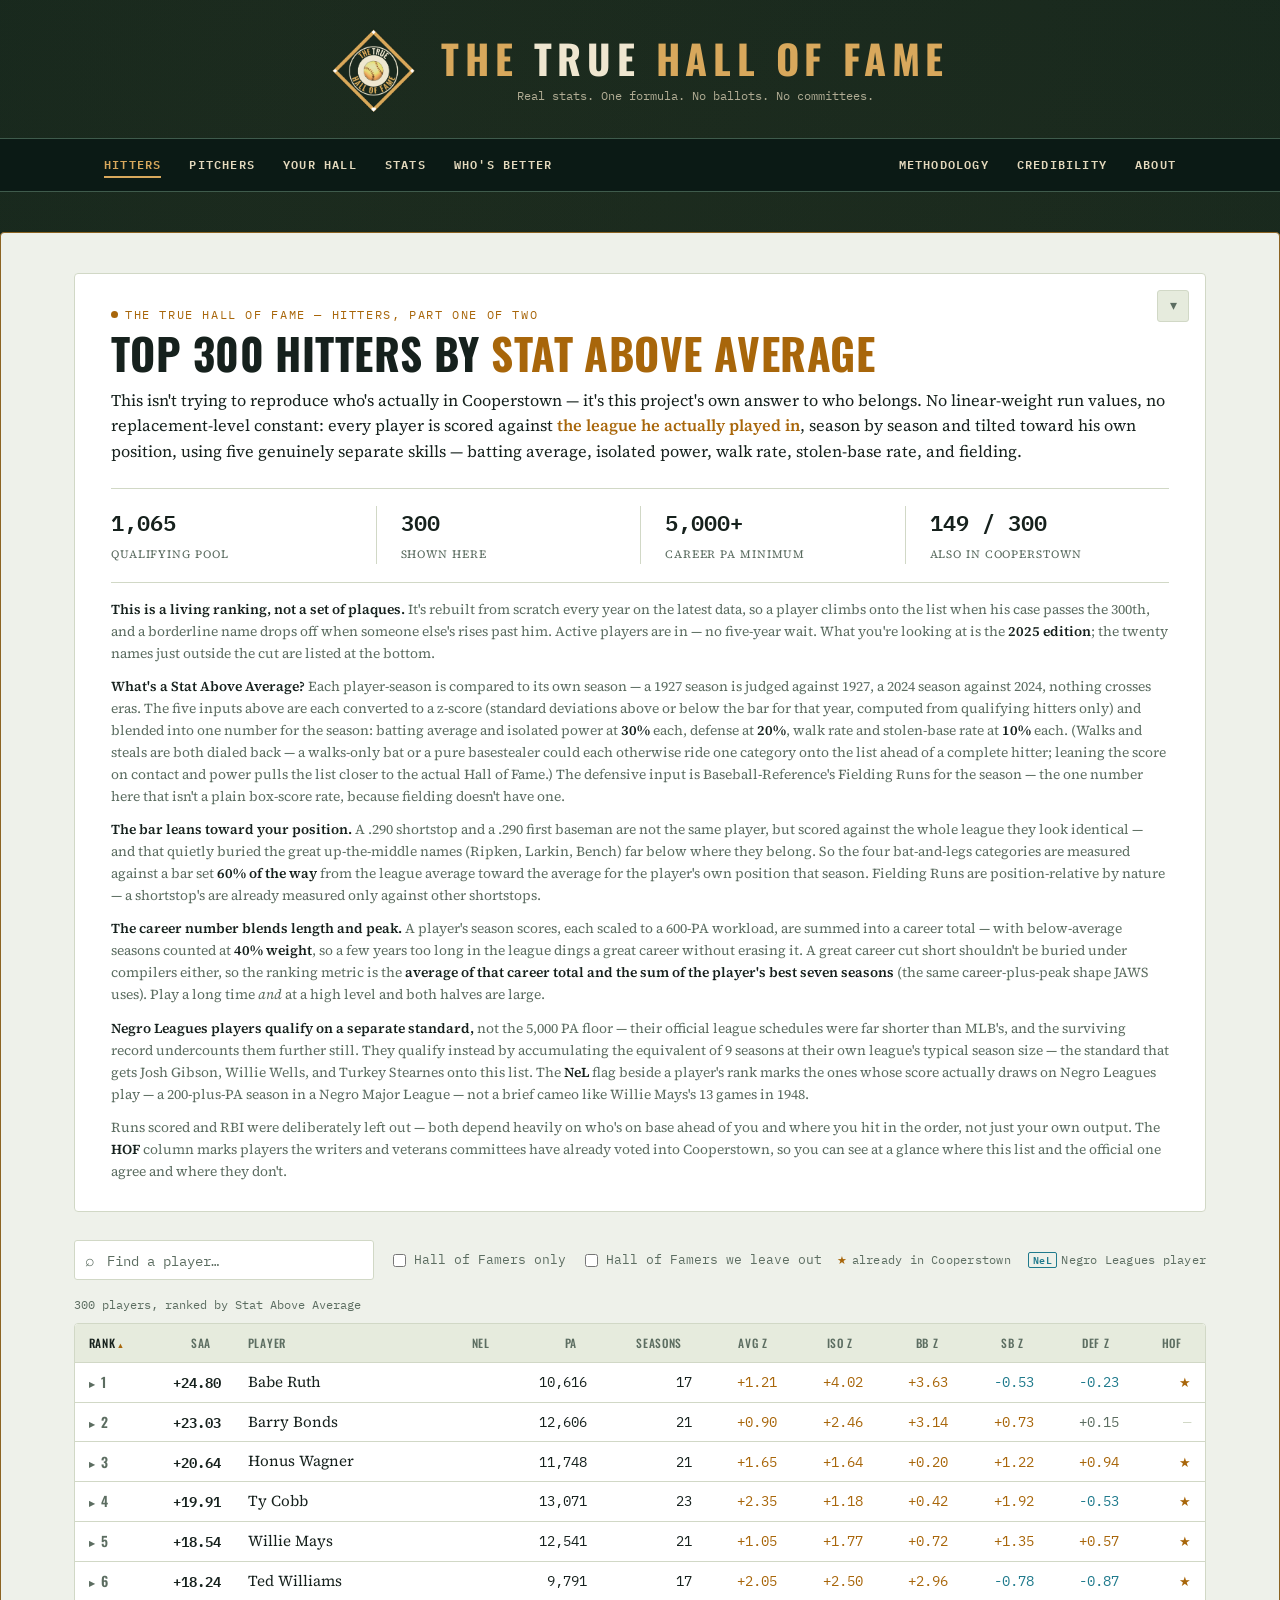
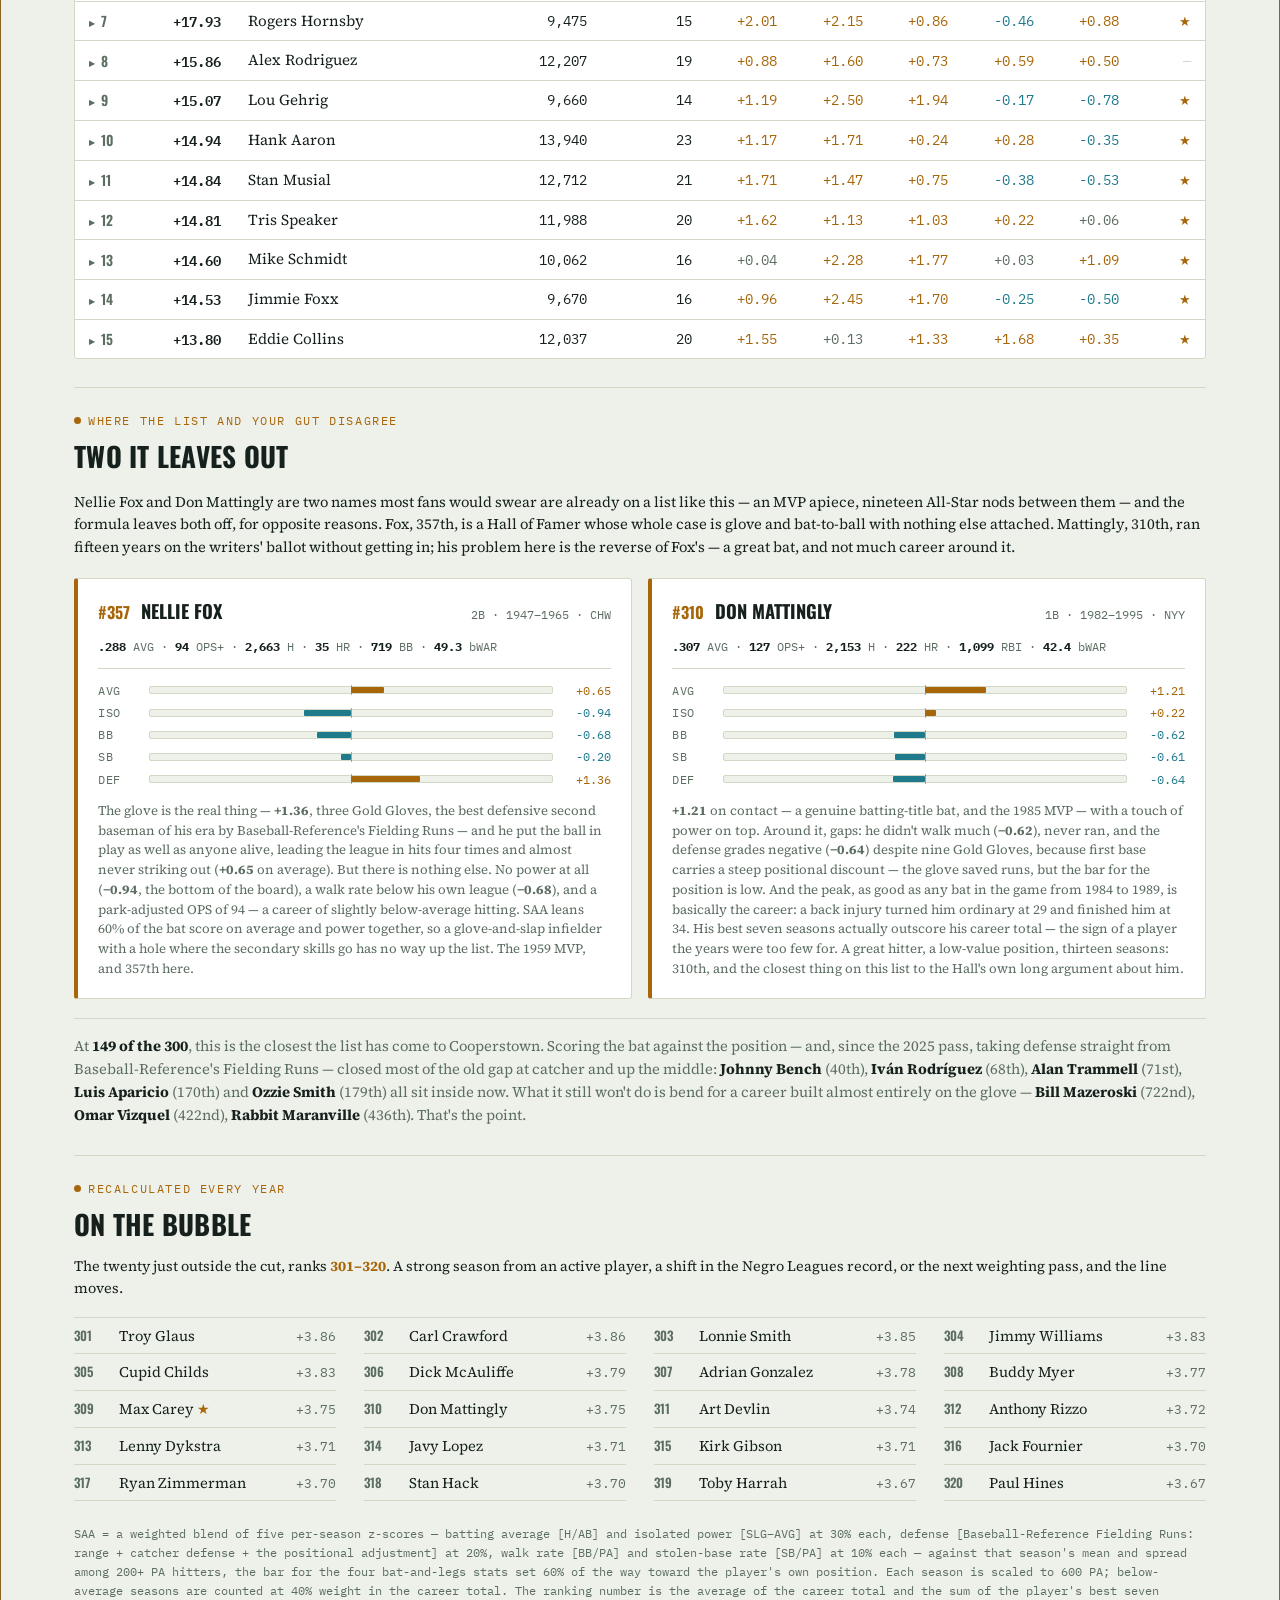
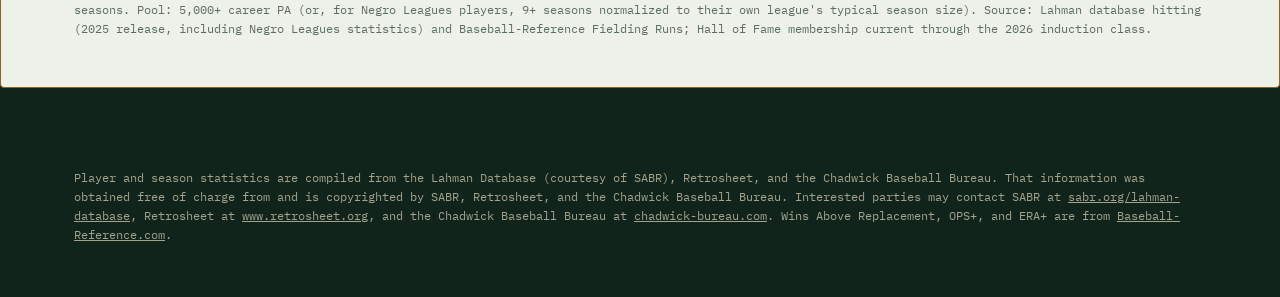
<file: hitters.html>
<!DOCTYPE html>
<html lang="en">
<head>
<meta charset="UTF-8">
<meta name="viewport" content="width=device-width, initial-scale=1.0">
<title>Top 300 Hitters by Stat Above Average | The TRUE Hall of Fame</title>
<meta name="description" content="The TRUE Hall of Fame's hitters list, ranked by Stat Above Average — a season-relative alternative to WAR built only from box-score stats.">
<link rel="preconnect" href="https://fonts.googleapis.com">
<link href="https://fonts.googleapis.com/css2?family=Oswald:wght@400;500;600;700&family=Source+Serif+4:ital,wght@0,400;0,600;1,400&family=IBM+Plex+Mono:wght@400;500;600&display=swap" rel="stylesheet">
<link rel="stylesheet" href="css/style.css">
<link rel="stylesheet" href="css/hitters-embed.css">
</head>
<body>

<header class="site-head">
  <div class="wrap site-head__inner">
    <a href="index.html" class="mark">
      <img class="mark__logo" src="img/logo.png" alt="" width="965" height="960">
      <span class="mark__stack">
        <span class="mark__text">THE <span class="mark__real">TRUE</span> HALL OF FAME</span>
        <span class="site-head__tag">Real stats. One formula. No ballots. No committees.</span>
      </span>
    </a>
  </div>
</header>

<nav class="site-menu" aria-label="Site sections">
  <div class="wrap site-menu__inner">
    <button type="button" class="site-menu__toggle" aria-expanded="false" aria-controls="siteMenuLinks">
      <span class="site-menu__toggle-label">Menu</span>
      <span class="site-menu__toggle-icon" aria-hidden="true"><span></span><span></span><span></span></span>
    </button>
    <div class="site-menu__links" id="siteMenuLinks">
    <a href="hitters.html" class="site-menu__link is-active">Hitters</a>
    <a href="pitchers.html" class="site-menu__link">Pitchers</a>
    <a href="yourhall.html" class="site-menu__link">Your Hall</a>
    <a href="stats.html" class="site-menu__link">Stats</a>
    <a href="why.html" class="site-menu__link">WHO'S BETTER</a>
    <a href="methodology.html" class="site-menu__link site-menu__link--right">Methodology</a>
    <a href="validation.html" class="site-menu__link">Credibility</a>
    <a href="index.html#about" class="site-menu__link">About</a>
    </div>
  </div>
</nav>

<main>
<section class="saa-embed" id="view-hitters">
  <div class="wrap">

    <header class="board">
      <button type="button" class="board__toggle" aria-expanded="true" aria-controls="boardBody" aria-label="Hide list details">▾</button>
      <div class="eyebrow">The True Hall of Fame — hitters, part one of two</div>
      <h1>Top 300 Hitters by <em>Stat Above Average</em></h1>
      <div class="board__body" id="boardBody">
      <p class="dek">
        This isn't trying to reproduce who's actually in Cooperstown — it's this
        project's own answer to who belongs. No linear-weight run values, no replacement-level
        constant: every player is scored against <b>the league he actually played in</b>, season by
        season and tilted toward his own position, using five genuinely separate skills — batting
        average, isolated power, walk rate, stolen-base rate, and fielding.
      </p>
      <div class="stat-row">
        <div class="stat"><span class="num">1,065</span><span class="lbl">qualifying pool</span></div>
        <div class="stat"><span class="num">300</span><span class="lbl">shown here</span></div>
        <div class="stat"><span class="num">5,000+</span><span class="lbl">career PA minimum</span></div>
        <div class="stat"><span class="num">149 / 300</span><span class="lbl">also in Cooperstown</span></div>
      </div>
      <p class="explainer">
        <b>This is a living ranking, not a set of plaques.</b> It's rebuilt from scratch every year
        on the latest data, so a player climbs onto the list when his case passes the 300th, and a
        borderline name drops off when someone else's rises past him. Active players are in — no
        five-year wait. What you're looking at is the <b>2025 edition</b>; the twenty names just
        outside the cut are listed at the bottom.
      </p>
      <p class="explainer">
        <b>What's a Stat Above Average?</b> Each player-season is compared to its own season — a 1927
        season is judged against 1927, a 2024 season against 2024, nothing crosses eras. The five inputs
        above are each converted to a z-score (standard deviations above or below the bar for that year,
        computed from qualifying hitters only) and blended into one number for the season: batting
        average and isolated power at <b>30%</b> each, defense at <b>20%</b>, walk rate and stolen-base
        rate at <b>10%</b> each. (Walks and steals are both dialed back — a walks-only bat or a pure
        basestealer could each otherwise ride one category onto the list ahead of a complete hitter;
        leaning the score on contact and power pulls the list closer to the actual Hall of Fame.) The
        defensive input is Baseball-Reference's Fielding Runs for the season — the one number here that
        isn't a plain box-score rate, because fielding doesn't have one.
      </p>
      <p class="explainer">
        <b>The bar leans toward your position.</b> A .290 shortstop and a .290 first baseman are not
        the same player, but scored against the whole league they look identical — and that quietly
        buried the great up-the-middle names (Ripken, Larkin, Bench) far below where they belong. So
        the four bat-and-legs categories are measured against a bar set <b>60% of the way</b> from the
        league average toward the average for the player's own position that season. Fielding Runs are
        position-relative by nature — a shortstop's are already measured only against other shortstops.
      </p>
      <p class="explainer">
        <b>The career number blends length and peak.</b> A player's season scores, each scaled to a
        600-PA workload, are summed into a career total — with below-average seasons counted at
        <b>40% weight</b>, so a few years too long in the league dings a great career without erasing
        it. A great career cut short shouldn't be buried under compilers either, so the ranking metric
        is the <b>average of that career total and the sum of the player's best seven seasons</b> (the
        same career-plus-peak shape JAWS uses). Play a long time <i>and</i> at a high level and both
        halves are large.
      </p>
      <p class="explainer">
        <b>Negro Leagues players qualify on a separate standard,</b> not the 5,000 PA floor — their
        official league schedules were far shorter than MLB's, and the surviving record undercounts
        them further still. They qualify instead by accumulating the equivalent of 9 seasons at
        their own league's typical season size — the standard that gets Josh Gibson, Willie Wells,
        and Turkey Stearnes onto this list. The <b>NeL</b> flag beside a player's rank marks the
        ones whose score actually draws on Negro Leagues play — a 200-plus-PA season in a Negro
        Major League — not a brief cameo like Willie Mays's 13 games in 1948.
      </p>
      <p class="explainer">
        Runs scored and RBI were deliberately left out — both depend heavily on who's on base ahead
        of you and where you hit in the order, not just your own output. The <b>HOF</b> column marks
        players the writers and veterans committees have already voted into Cooperstown, so you can
        see at a glance where this list and the official one agree and where they don't.
      </p>
      </div>
    </header>

    <div class="controls">
      <div class="search">
        <input id="saaQ" type="text" placeholder="Find a player…" autocomplete="off">
      </div>
      <label class="toggle">
        <input type="checkbox" id="saaHofOnly">
        Hall of Famers only
      </label>
      <label class="toggle">
        <input type="checkbox" id="saaHofMissing">
        Hall of Famers we leave out
      </label>
      <div class="legend">
        <span><span class="hof-star">★</span> already in Cooperstown</span>
        <span><span class="nel-tag">NeL</span> Negro Leagues player</span>
      </div>
    </div>

    <div class="count" id="saaCount"></div>

    <div class="table-shell">
      <table>
        <thead>
          <tr>
            <th data-key="rank" class="sorted">Rank<span class="arrow">▲</span></th>
            <th data-key="saa">SAA<span class="arrow">▲</span></th>
            <th data-key="name" class="name-col">Player<span class="arrow">▲</span></th>
            <th data-key="nel" class="nel-col">NeL<span class="arrow">▲</span></th>
            <th data-key="pa">PA<span class="arrow">▲</span></th>
            <th data-key="seasons">Seasons<span class="arrow">▲</span></th>
            <th data-key="avg">AVG z<span class="arrow">▲</span></th>
            <th data-key="iso">ISO z<span class="arrow">▲</span></th>
            <th data-key="bb">BB z<span class="arrow">▲</span></th>
            <th data-key="sb">SB z<span class="arrow">▲</span></th>
            <th data-key="def">DEF z<span class="arrow">▲</span></th>
            <th data-key="hof">HOF<span class="arrow">▲</span></th>
          </tr>
        </thead>
        <tbody id="saaRows"></tbody>
      </table>
      <div class="empty" id="saaEmpty" style="display:none;">No players match "<span id="saaQEcho"></span>".</div>
    </div>

    <section class="missing" aria-labelledby="missing-h">
      <p class="eyebrow">Where the list and your gut disagree</p>
      <h2 id="missing-h">Two it leaves out</h2>
      <p class="missing__lede">
        Nellie Fox and Don Mattingly are two names most fans would swear are already on a list like
        this &mdash; an MVP apiece, nineteen All-Star nods between them &mdash; and the formula leaves
        both off, for opposite reasons. Fox, 357th, is a Hall of Famer whose whole case is glove and
        bat-to-ball with nothing else attached. Mattingly, 310th, ran fifteen years on the writers'
        ballot without getting in; his problem here is the reverse of Fox's &mdash; a great bat, and
        not much career around it.
      </p>

      <div class="missing__grid">
        <article class="miss-card">
          <div class="miss-card__head">
            <span class="miss-card__rank">#357</span>
            <span class="miss-card__name">Nellie Fox</span>
            <span class="miss-card__meta">2B &middot; 1947&ndash;1965 &middot; CHW</span>
          </div>
          <p class="miss-card__hl"><b>.288</b> AVG &middot; <b>94</b> OPS+ &middot; <b>2,663</b> H &middot; <b>35</b> HR &middot; <b>719</b> BB &middot; <b>49.3</b> bWAR</p>
          <div class="miss-card__z">
            <div class="saa-card__zrow"><span class="saa-card__zlabel">AVG</span><span class="saa-card__ztrack"><span class="saa-card__zfill pos" style="left:50%;width:8.2%"></span></span><span class="saa-card__zval pos">+0.65</span></div>
            <div class="saa-card__zrow"><span class="saa-card__zlabel">ISO</span><span class="saa-card__ztrack"><span class="saa-card__zfill neg" style="right:50%;width:11.8%"></span></span><span class="saa-card__zval neg">-0.94</span></div>
            <div class="saa-card__zrow"><span class="saa-card__zlabel">BB</span><span class="saa-card__ztrack"><span class="saa-card__zfill neg" style="right:50%;width:8.5%"></span></span><span class="saa-card__zval neg">-0.68</span></div>
            <div class="saa-card__zrow"><span class="saa-card__zlabel">SB</span><span class="saa-card__ztrack"><span class="saa-card__zfill neg" style="right:50%;width:2.5%"></span></span><span class="saa-card__zval neg">-0.20</span></div>
            <div class="saa-card__zrow"><span class="saa-card__zlabel">DEF</span><span class="saa-card__ztrack"><span class="saa-card__zfill pos" style="left:50%;width:17%"></span></span><span class="saa-card__zval pos">+1.36</span></div>
          </div>
          <p class="miss-card__diag">
            The glove is the real thing &mdash; <b>+1.36</b>, three Gold Gloves, the best defensive
            second baseman of his era by Baseball-Reference's Fielding Runs &mdash; and he put the ball
            in play as well as anyone alive, leading the league in hits four times and almost never
            striking out (<b>+0.65</b> on average). But there is nothing else. No power at all
            (<b>&minus;0.94</b>, the bottom of the board), a walk rate below his own league
            (<b>&minus;0.68</b>), and a park-adjusted OPS of 94 &mdash; a career of slightly
            below-average hitting. SAA leans 60% of the bat score on average and power together, so a
            glove-and-slap infielder with a hole where the secondary skills go has no way up the list.
            The 1959 MVP, and 357th here.
          </p>
        </article>

        <article class="miss-card">
          <div class="miss-card__head">
            <span class="miss-card__rank">#310</span>
            <span class="miss-card__name">Don Mattingly</span>
            <span class="miss-card__meta">1B &middot; 1982&ndash;1995 &middot; NYY</span>
          </div>
          <p class="miss-card__hl"><b>.307</b> AVG &middot; <b>127</b> OPS+ &middot; <b>2,153</b> H &middot; <b>222</b> HR &middot; <b>1,099</b> RBI &middot; <b>42.4</b> bWAR</p>
          <div class="miss-card__z">
            <div class="saa-card__zrow"><span class="saa-card__zlabel">AVG</span><span class="saa-card__ztrack"><span class="saa-card__zfill pos" style="left:50%;width:15.1%"></span></span><span class="saa-card__zval pos">+1.21</span></div>
            <div class="saa-card__zrow"><span class="saa-card__zlabel">ISO</span><span class="saa-card__ztrack"><span class="saa-card__zfill pos" style="left:50%;width:2.7%"></span></span><span class="saa-card__zval pos">+0.22</span></div>
            <div class="saa-card__zrow"><span class="saa-card__zlabel">BB</span><span class="saa-card__ztrack"><span class="saa-card__zfill neg" style="right:50%;width:7.7%"></span></span><span class="saa-card__zval neg">-0.62</span></div>
            <div class="saa-card__zrow"><span class="saa-card__zlabel">SB</span><span class="saa-card__ztrack"><span class="saa-card__zfill neg" style="right:50%;width:7.6%"></span></span><span class="saa-card__zval neg">-0.61</span></div>
            <div class="saa-card__zrow"><span class="saa-card__zlabel">DEF</span><span class="saa-card__ztrack"><span class="saa-card__zfill neg" style="right:50%;width:8%"></span></span><span class="saa-card__zval neg">-0.64</span></div>
          </div>
          <p class="miss-card__diag">
            <b>+1.21</b> on contact &mdash; a genuine batting-title bat, and the 1985 MVP &mdash; with a
            touch of power on top. Around it, gaps: he didn't walk much (<b>&minus;0.62</b>), never ran,
            and the defense grades negative (<b>&minus;0.64</b>) despite nine Gold Gloves, because first
            base carries a steep positional discount &mdash; the glove saved runs, but the bar for the
            position is low. And the peak, as good as any bat in the game from 1984 to 1989, is
            basically the career: a back injury turned him ordinary at 29 and finished him at 34. His
            best seven seasons actually outscore his career total &mdash; the sign of a player the
            years were too few for. A great hitter, a low-value position, thirteen seasons: 310th, and
            the closest thing on this list to the Hall's own long argument about him.
          </p>
        </article>
      </div>

      <p class="missing__close">
        At <b>149 of the 300</b>, this is the closest the list has come to Cooperstown. Scoring the
        bat against the position &mdash; and, since the 2025 pass, taking defense straight from
        Baseball-Reference's Fielding Runs &mdash; closed most of the old gap at catcher and up the
        middle: <b>Johnny Bench</b> (40th), <b>Iv&aacute;n Rodr&iacute;guez</b> (68th),
        <b>Alan Trammell</b> (71st), <b>Luis Aparicio</b> (170th) and <b>Ozzie Smith</b> (179th) all
        sit inside now. What it still won't do is bend for a career built almost entirely on the glove
        &mdash; <b>Bill Mazeroski</b> (722nd), <b>Omar Vizquel</b> (422nd),
        <b>Rabbit Maranville</b> (436th). That's the point.
      </p>
    </section>

    <section class="bubble" aria-labelledby="bubble-h">
      <p class="eyebrow">Recalculated every year</p>
      <h2 id="bubble-h">On the bubble</h2>
      <p class="bubble__lede">
        The twenty just outside the cut, ranks <b>301&ndash;320</b>. A strong season from an active
        player, a shift in the Negro Leagues record, or the next weighting pass, and the line moves.
      </p>
      <div class="bubble__list" id="saaBubble"></div>
    </section>

    <footer>
      SAA = a weighted blend of five per-season z-scores &mdash; batting average [H/AB] and isolated
      power [SLG&minus;AVG] at 30% each, defense [Baseball-Reference Fielding Runs: range + catcher
      defense + the positional adjustment] at 20%, walk rate [BB/PA] and stolen-base rate [SB/PA] at
      10% each &mdash; against that season's mean and spread among 200+ PA hitters, the bar for the
      four bat-and-legs stats set 60% of the way toward the player's own position. Each season is
      scaled to 600 PA; below-average seasons are counted at 40% weight in the career total. The
      ranking number is the average of the career total and the sum of the player's best seven
      seasons. Pool: 5,000+ career PA (or, for Negro Leagues players, 9+ seasons normalized to their
      own league's typical season size). Source: Lahman database hitting (2025 release, including
      Negro Leagues statistics) and Baseball-Reference Fielding Runs; Hall of Fame membership current
      through the 2026 induction class.
    </footer>

  </div>
</section>
</main>

<footer class="site-foot">
  <div class="wrap site-foot__inner">
    <p>Player and season statistics are compiled from the Lahman Database (courtesy of SABR), Retrosheet, and the Chadwick Baseball Bureau. That information was obtained free of charge from and is copyrighted by SABR, Retrosheet, and the Chadwick Baseball Bureau. Interested parties may contact SABR at <a href="https://sabr.org/lahman-database" target="_blank" rel="noopener">sabr.org/lahman-database</a>, Retrosheet at <a href="https://www.retrosheet.org" target="_blank" rel="noopener">www.retrosheet.org</a>, and the Chadwick Baseball Bureau at <a href="https://www.chadwick-bureau.com" target="_blank" rel="noopener">chadwick-bureau.com</a>. Wins Above Replacement, OPS+, and ERA+ are from <a href="https://www.baseball-reference.com" target="_blank" rel="noopener">Baseball-Reference.com</a>.</p>
  </div>
</footer>

<dialog class="about-modal" id="aboutModal">
  <div class="about-modal__inner">
    <button type="button" class="about-modal__close" aria-label="Close">&times;</button>
    <p class="about-modal__eyebrow">The True Hall of Fame</p>
    <h2 class="about-modal__title">About</h2>
    <p class="about-modal__line">Version <span id="aboutVersion">1.074</span></p>
    <p class="about-modal__line"><span id="aboutBuild">2026.09.04</span></p>
    <p class="about-modal__line">Author : Martin Jenkins</p>
  </div>
</dialog>

<script src="js/prefs.js"></script>
<script src="js/saa-career.js"></script>
<script src="js/hitters-embed.js"></script>
<script src="js/board-collapse.js"></script>
<script src="js/about.js"></script>
<script src="js/nav-toggle.js"></script>
</body>
</html>
</file>
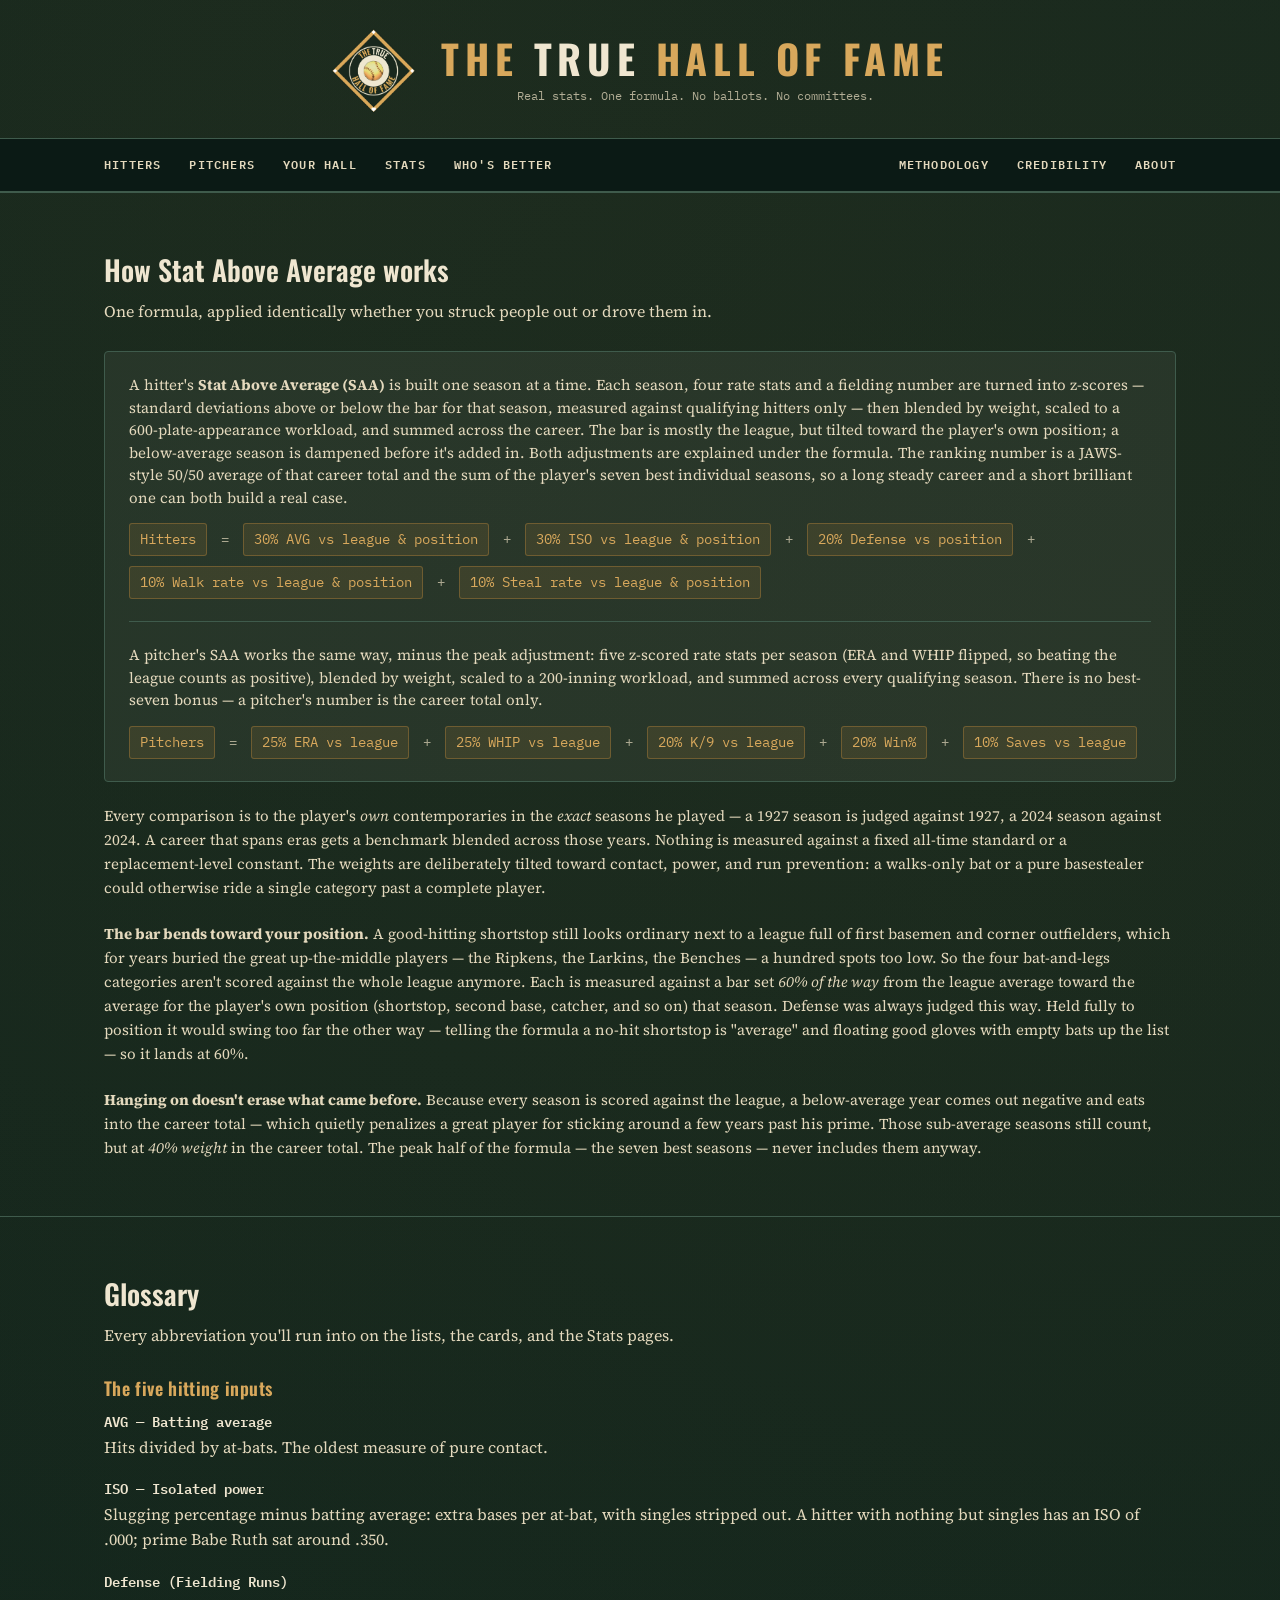
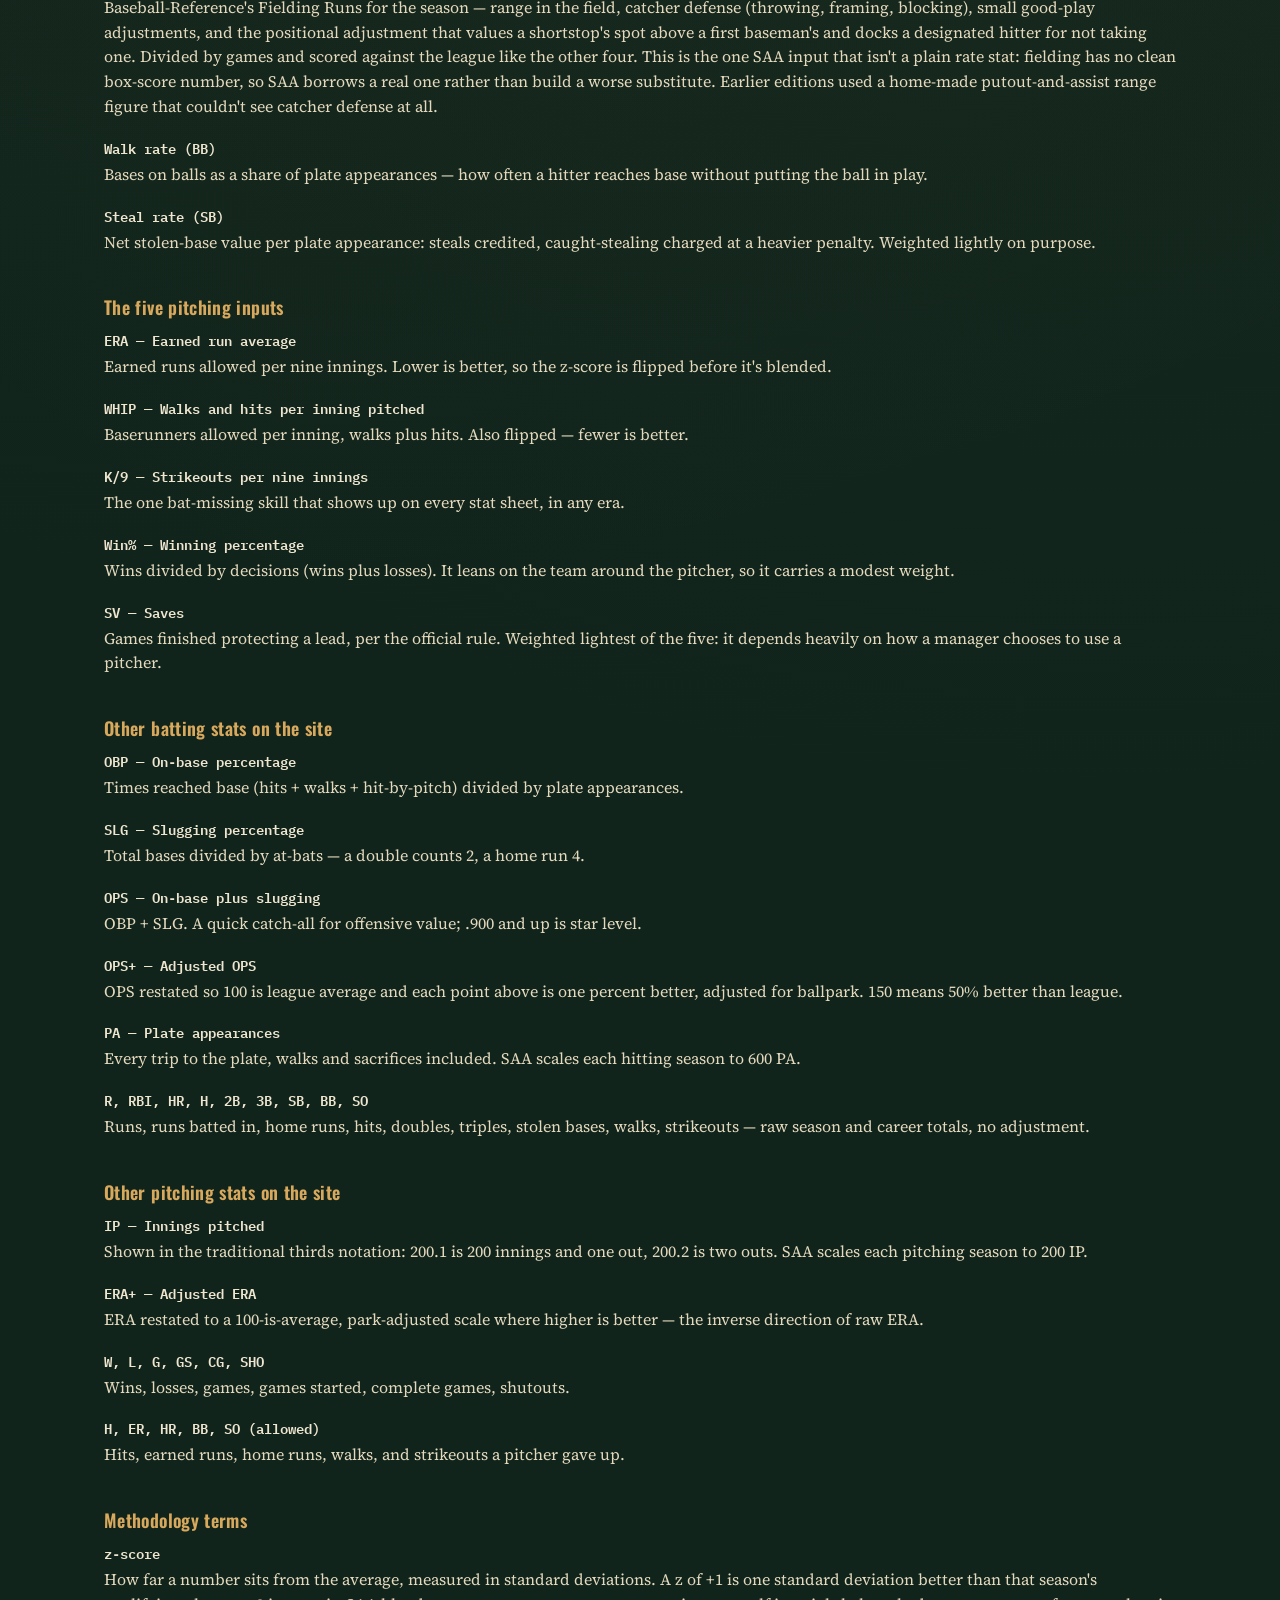
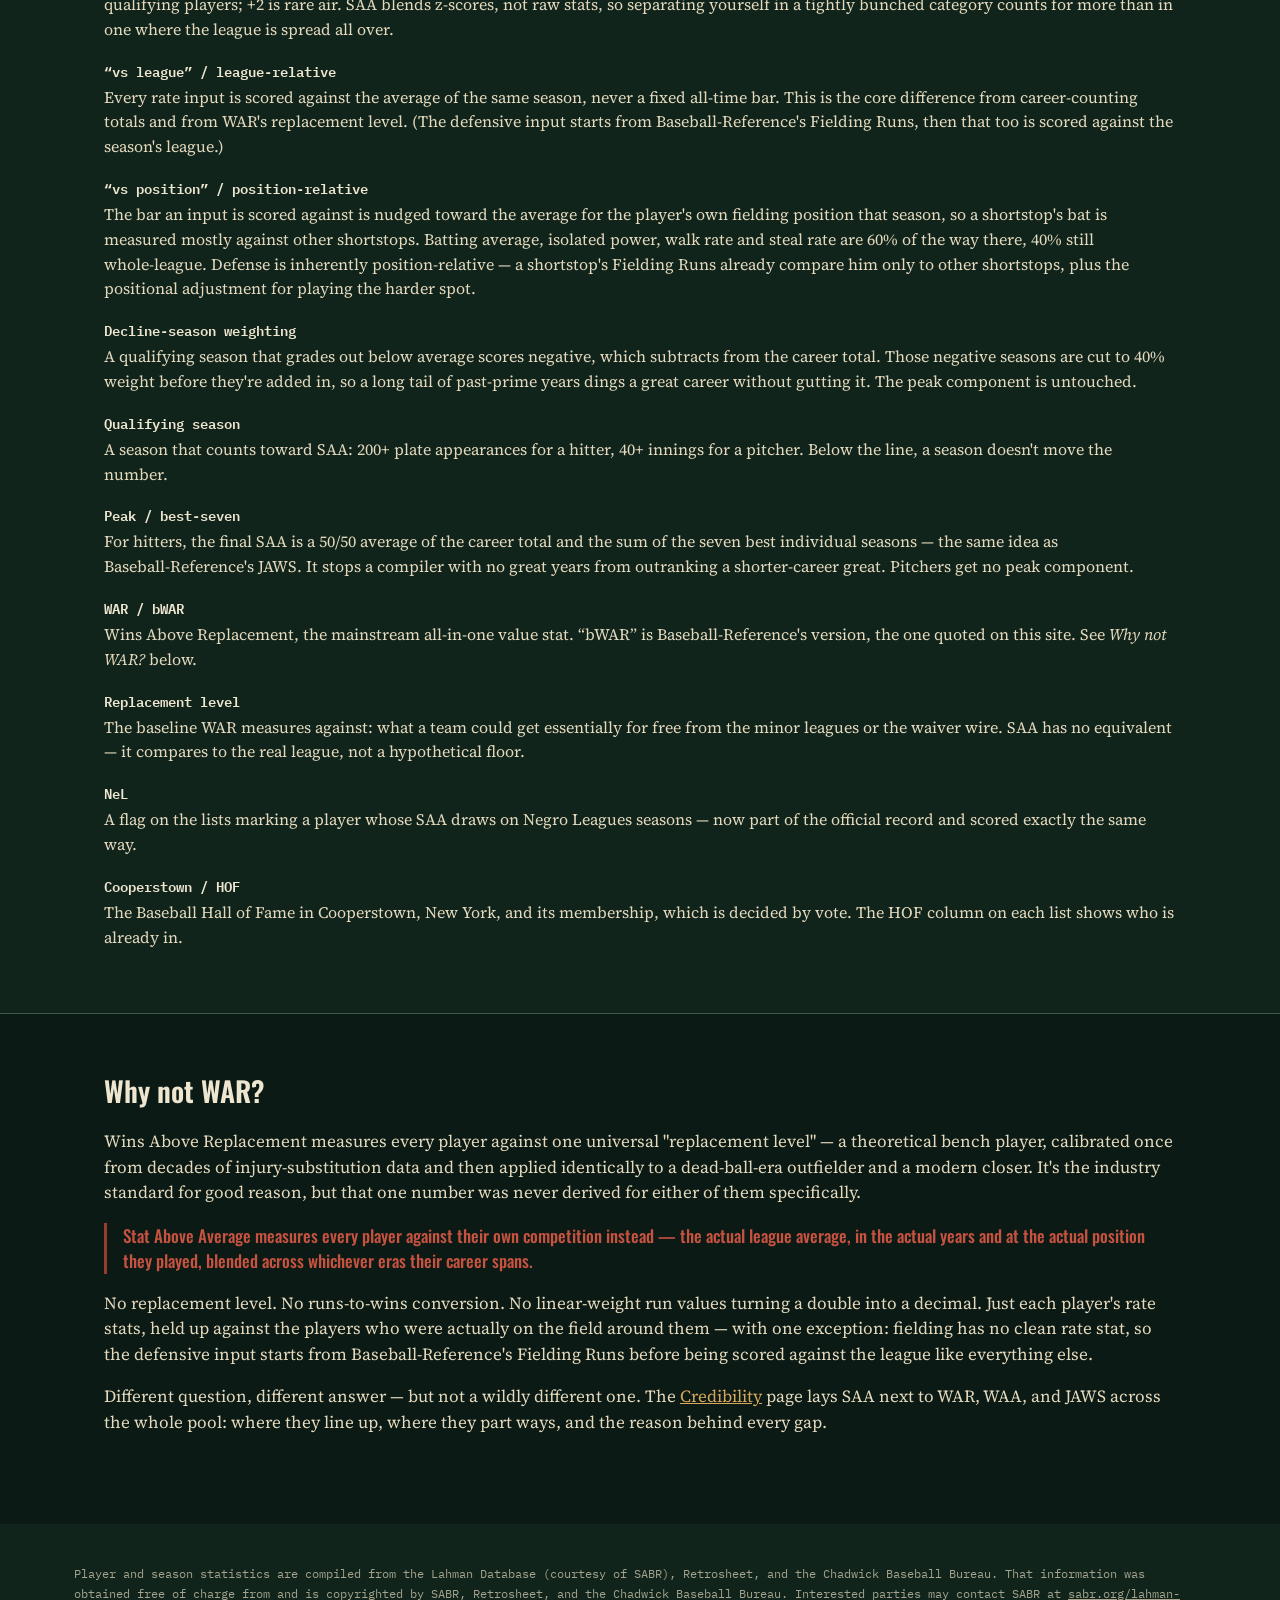
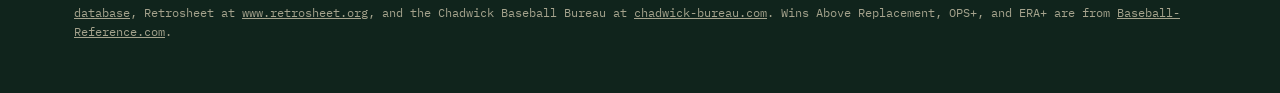
<file: methodology.html>
<!DOCTYPE html>
<html lang="en">
<head>
<meta charset="UTF-8">
<meta name="viewport" content="width=device-width, initial-scale=1.0">
<title>Methodology | The TRUE Hall of Fame</title>
<meta name="description" content="How the True Hall of Fame's Stat Above Average (SAA) is built, a glossary of every metric on the site, and why the list isn't just sorted by WAR.">
<link rel="preconnect" href="https://fonts.googleapis.com">
<link href="https://fonts.googleapis.com/css2?family=Oswald:wght@400;500;600;700&family=Source+Serif+4:ital,wght@0,400;0,600;1,400&family=IBM+Plex+Mono:wght@400;500;600&display=swap" rel="stylesheet">
<link rel="stylesheet" href="css/style.css">
</head>
<body>

<header class="site-head">
  <div class="wrap site-head__inner">
    <a href="index.html" class="mark">
      <img class="mark__logo" src="img/logo.png" alt="" width="965" height="960">
      <span class="mark__stack">
        <span class="mark__text">THE <span class="mark__real">TRUE</span> HALL OF FAME</span>
        <span class="site-head__tag">Real stats. One formula. No ballots. No committees.</span>
      </span>
    </a>
  </div>
</header>

<nav class="site-menu" aria-label="Site sections">
  <div class="wrap site-menu__inner">
    <button type="button" class="site-menu__toggle" aria-expanded="false" aria-controls="siteMenuLinks">
      <span class="site-menu__toggle-label">Menu</span>
      <span class="site-menu__toggle-icon" aria-hidden="true"><span></span><span></span><span></span></span>
    </button>
    <div class="site-menu__links" id="siteMenuLinks">
    <a href="hitters.html" class="site-menu__link">Hitters</a>
    <a href="pitchers.html" class="site-menu__link">Pitchers</a>
    <a href="yourhall.html" class="site-menu__link">Your Hall</a>
    <a href="stats.html" class="site-menu__link">Stats</a>
    <a href="why.html" class="site-menu__link">WHO'S BETTER</a>
    <a href="methodology.html" class="site-menu__link site-menu__link--right">Methodology</a>
    <a href="validation.html" class="site-menu__link">Credibility</a>
    <a href="#about" class="site-menu__link">About</a>
    </div>
  </div>
</nav>

<main>

<section class="standards" id="methodology">
  <div class="wrap">
    <h2 class="section-title">How Stat Above Average works</h2>
    <p class="section-lede">One formula, applied identically whether you struck people out or drove them in.</p>
    <div class="formula-box">
      <p class="formula-desc formula-desc--lede">
        A hitter's <strong>Stat Above Average (SAA)</strong> is built one season at a time. Each season, four
        rate stats and a fielding number are turned into z-scores — standard deviations above or below the bar
        for that season, measured against qualifying hitters only — then blended by weight, scaled to a
        600&#8209;plate&#8209;appearance workload, and summed across the career. The bar is mostly the league, but tilted toward the player's
        own position; a below-average season is dampened before it's added in. Both adjustments are explained
        under the formula. The ranking number is a JAWS-style 50/50 average of that career total and the sum of
        the player's seven best individual seasons, so a long steady career and a short brilliant one can both
        build a real case.
      </p>
      <div class="formula-row">
        <span class="formula-term">Hitters</span>
        <span class="formula-eq">=</span>
        <span class="formula-term">30% AVG vs league &amp; position</span>
        <span class="formula-plus">+</span>
        <span class="formula-term">30% ISO vs league &amp; position</span>
        <span class="formula-plus">+</span>
        <span class="formula-term">20% Defense vs position</span>
        <span class="formula-plus">+</span>
        <span class="formula-term">10% Walk rate vs league &amp; position</span>
        <span class="formula-plus">+</span>
        <span class="formula-term">10% Steal rate vs league &amp; position</span>
      </div>
      <hr class="formula-divider">
      <p class="formula-desc formula-desc--lede">
        A pitcher's SAA works the same way, minus the peak adjustment: five z-scored rate stats per season
        (ERA and WHIP flipped, so beating the league counts as positive), blended by weight, scaled to a
        200&#8209;inning workload, and summed across every qualifying season. There is no best-seven bonus —
        a pitcher's number is the career total only.
      </p>
      <div class="formula-row formula-row--last">
        <span class="formula-term">Pitchers</span>
        <span class="formula-eq">=</span>
        <span class="formula-term">25% ERA vs league</span>
        <span class="formula-plus">+</span>
        <span class="formula-term">25% WHIP vs league</span>
        <span class="formula-plus">+</span>
        <span class="formula-term">20% K/9 vs league</span>
        <span class="formula-plus">+</span>
        <span class="formula-term">20% Win%</span>
        <span class="formula-plus">+</span>
        <span class="formula-term">10% Saves vs league</span>
      </div>
    </div>
    <p class="standards__note">
      Every comparison is to the player's <em>own</em> contemporaries in the <em>exact</em> seasons he played —
      a 1927 season is judged against 1927, a 2024 season against 2024. A career that spans eras gets a benchmark
      blended across those years. Nothing is measured against a fixed all-time standard or a
      replacement&#8209;level constant. The weights are deliberately tilted toward contact, power, and run
      prevention: a walks-only bat or a pure basestealer could otherwise ride a single category past a
      complete player.
    </p>
    <p class="standards__note">
      <b>The bar bends toward your position.</b> A good-hitting shortstop still looks ordinary next to a
      league full of first basemen and corner outfielders, which for years buried the great up-the-middle
      players — the Ripkens, the Larkins, the Benches — a hundred spots too low. So the four bat-and-legs
      categories aren't scored against the whole league anymore. Each is measured against a bar set
      <em>60% of the way</em> from the league average toward the average for the player's own position
      (shortstop, second base, catcher, and so on) that season. Defense was always judged this way. Held
      fully to position it would swing too far the other way — telling the formula a no-hit shortstop is
      "average" and floating good gloves with empty bats up the list — so it lands at 60%.
    </p>
    <p class="standards__note">
      <b>Hanging on doesn't erase what came before.</b> Because every season is scored against the league,
      a below-average year comes out negative and eats into the career total — which quietly penalizes a
      great player for sticking around a few years past his prime. Those sub-average seasons still count,
      but at <em>40% weight</em> in the career total. The peak half of the formula — the seven best seasons —
      never includes them anyway.
    </p>
  </div>
</section>

<section class="glossary">
  <div class="wrap">
    <h2 class="section-title">Glossary</h2>
    <p class="section-lede">Every abbreviation you'll run into on the lists, the cards, and the Stats pages.</p>

    <h3>The five hitting inputs</h3>
    <dl>
      <dt>AVG &mdash; Batting average</dt>
      <dd>Hits divided by at&#8209;bats. The oldest measure of pure contact.</dd>
      <dt>ISO &mdash; Isolated power</dt>
      <dd>Slugging percentage minus batting average: extra bases per at&#8209;bat, with singles stripped out.
        A hitter with nothing but singles has an ISO of .000; prime Babe Ruth sat around .350.</dd>
      <dt>Defense (Fielding Runs)</dt>
      <dd>Baseball&#8209;Reference's Fielding Runs for the season &mdash; range in the field, catcher defense
        (throwing, framing, blocking), small good&#8209;play adjustments, and the positional adjustment that
        values a shortstop's spot above a first baseman's and docks a designated hitter for not taking one.
        Divided by games and scored against the league like the other four. This is the one SAA input that
        isn't a plain rate stat: fielding has no clean box&#8209;score number, so SAA borrows a real one
        rather than build a worse substitute. Earlier editions used a home&#8209;made putout&#8209;and&#8209;assist
        range figure that couldn't see catcher defense at all.</dd>
      <dt>Walk rate (BB)</dt>
      <dd>Bases on balls as a share of plate appearances &mdash; how often a hitter reaches base without
        putting the ball in play.</dd>
      <dt>Steal rate (SB)</dt>
      <dd>Net stolen&#8209;base value per plate appearance: steals credited, caught&#8209;stealing charged at a
        heavier penalty. Weighted lightly on purpose.</dd>
    </dl>

    <h3>The five pitching inputs</h3>
    <dl>
      <dt>ERA &mdash; Earned run average</dt>
      <dd>Earned runs allowed per nine innings. Lower is better, so the z&#8209;score is flipped before it's
        blended.</dd>
      <dt>WHIP &mdash; Walks and hits per inning pitched</dt>
      <dd>Baserunners allowed per inning, walks plus hits. Also flipped &mdash; fewer is better.</dd>
      <dt>K/9 &mdash; Strikeouts per nine innings</dt>
      <dd>The one bat&#8209;missing skill that shows up on every stat sheet, in any era.</dd>
      <dt>Win% &mdash; Winning percentage</dt>
      <dd>Wins divided by decisions (wins plus losses). It leans on the team around the pitcher, so it carries
        a modest weight.</dd>
      <dt>SV &mdash; Saves</dt>
      <dd>Games finished protecting a lead, per the official rule. Weighted lightest of the five: it depends
        heavily on how a manager chooses to use a pitcher.</dd>
    </dl>

    <h3>Other batting stats on the site</h3>
    <dl>
      <dt>OBP &mdash; On&#8209;base percentage</dt>
      <dd>Times reached base (hits + walks + hit&#8209;by&#8209;pitch) divided by plate appearances.</dd>
      <dt>SLG &mdash; Slugging percentage</dt>
      <dd>Total bases divided by at&#8209;bats &mdash; a double counts 2, a home run 4.</dd>
      <dt>OPS &mdash; On&#8209;base plus slugging</dt>
      <dd>OBP + SLG. A quick catch&#8209;all for offensive value; .900 and up is star level.</dd>
      <dt>OPS+ &mdash; Adjusted OPS</dt>
      <dd>OPS restated so 100 is league average and each point above is one percent better, adjusted for
        ballpark. 150 means 50% better than league.</dd>
      <dt>PA &mdash; Plate appearances</dt>
      <dd>Every trip to the plate, walks and sacrifices included. SAA scales each hitting season to 600 PA.</dd>
      <dt>R, RBI, HR, H, 2B, 3B, SB, BB, SO</dt>
      <dd>Runs, runs batted in, home runs, hits, doubles, triples, stolen bases, walks, strikeouts &mdash; raw
        season and career totals, no adjustment.</dd>
    </dl>

    <h3>Other pitching stats on the site</h3>
    <dl>
      <dt>IP &mdash; Innings pitched</dt>
      <dd>Shown in the traditional thirds notation: 200.1 is 200 innings and one out, 200.2 is two outs.
        SAA scales each pitching season to 200 IP.</dd>
      <dt>ERA+ &mdash; Adjusted ERA</dt>
      <dd>ERA restated to a 100&#8209;is&#8209;average, park&#8209;adjusted scale where higher is better &mdash;
        the inverse direction of raw ERA.</dd>
      <dt>W, L, G, GS, CG, SHO</dt>
      <dd>Wins, losses, games, games started, complete games, shutouts.</dd>
      <dt>H, ER, HR, BB, SO (allowed)</dt>
      <dd>Hits, earned runs, home runs, walks, and strikeouts a pitcher gave up.</dd>
    </dl>

    <h3>Methodology terms</h3>
    <dl>
      <dt>z&#8209;score</dt>
      <dd>How far a number sits from the average, measured in standard deviations. A z of +1 is one standard
        deviation better than that season's qualifying players; +2 is rare air. SAA blends z&#8209;scores, not
        raw stats, so separating yourself in a tightly bunched category counts for more than in one where the
        league is spread all over.</dd>
      <dt>&ldquo;vs league&rdquo; / league&#8209;relative</dt>
      <dd>Every rate input is scored against the average of the same season, never a fixed all&#8209;time bar.
        This is the core difference from career&#8209;counting totals and from WAR's replacement level. (The
        defensive input starts from Baseball&#8209;Reference's Fielding Runs, then that too is scored against
        the season's league.)</dd>
      <dt>&ldquo;vs position&rdquo; / position&#8209;relative</dt>
      <dd>The bar an input is scored against is nudged toward the average for the player's own fielding
        position that season, so a shortstop's bat is measured mostly against other shortstops. Batting
        average, isolated power, walk rate and steal rate are 60% of the way there, 40% still
        whole&#8209;league. Defense is inherently position&#8209;relative &mdash; a shortstop's Fielding Runs
        already compare him only to other shortstops, plus the positional adjustment for playing the harder
        spot.</dd>
      <dt>Decline&#8209;season weighting</dt>
      <dd>A qualifying season that grades out below average scores negative, which subtracts from the career
        total. Those negative seasons are cut to 40% weight before they're added in, so a long tail of
        past&#8209;prime years dings a great career without gutting it. The peak component is untouched.</dd>
      <dt>Qualifying season</dt>
      <dd>A season that counts toward SAA: 200+ plate appearances for a hitter, 40+ innings for a pitcher.
        Below the line, a season doesn't move the number.</dd>
      <dt>Peak / best&#8209;seven</dt>
      <dd>For hitters, the final SAA is a 50/50 average of the career total and the sum of the seven best
        individual seasons &mdash; the same idea as Baseball&#8209;Reference's JAWS. It stops a compiler with
        no great years from outranking a shorter&#8209;career great. Pitchers get no peak component.</dd>
      <dt>WAR / bWAR</dt>
      <dd>Wins Above Replacement, the mainstream all&#8209;in&#8209;one value stat. &ldquo;bWAR&rdquo; is
        Baseball&#8209;Reference's version, the one quoted on this site. See <em>Why not WAR?</em> below.</dd>
      <dt>Replacement level</dt>
      <dd>The baseline WAR measures against: what a team could get essentially for free from the minor leagues
        or the waiver wire. SAA has no equivalent &mdash; it compares to the real league, not a hypothetical
        floor.</dd>
      <dt>NeL</dt>
      <dd>A flag on the lists marking a player whose SAA draws on Negro Leagues seasons &mdash; now part of the
        official record and scored exactly the same way.</dd>
      <dt>Cooperstown / HOF</dt>
      <dd>The Baseball Hall of Fame in Cooperstown, New York, and its membership, which is decided by vote. The
        HOF column on each list shows who is already in.</dd>
    </dl>
  </div>
</section>

<section class="dossier">
  <div class="wrap dossier__inner">
    <h2 class="section-title">Why not WAR?</h2>
    <p>Wins Above Replacement measures every player against one universal "replacement level" —
      a theoretical bench player, calibrated once from decades of injury-substitution data and then
      applied identically to a dead-ball-era outfielder and a modern closer. It's the industry
      standard for good reason, but that one number was never derived for either of them specifically.</p>
    <p class="dossier__punch">Stat Above Average measures every player against their own competition
      instead — the actual league average, in the actual years and at the actual position they
      played, blended across whichever eras their career spans.</p>
    <p>No replacement level. No runs-to-wins conversion. No linear-weight run values turning a double
      into a decimal. Just each player's rate stats, held up against the players who were actually on the
      field around them &mdash; with one exception: fielding has no clean rate stat, so the defensive
      input starts from Baseball-Reference's Fielding Runs before being scored against the league like
      everything else.</p>
    <p>Different question, different answer — but not a wildly different one. The
      <a href="validation.html">Credibility</a> page lays SAA next to WAR, WAA, and JAWS across the whole
      pool: where they line up, where they part ways, and the reason behind every gap.</p>
  </div>
</section>

</main>

<footer class="site-foot">
  <div class="wrap site-foot__inner">
    <p>Player and season statistics are compiled from the Lahman Database (courtesy of SABR), Retrosheet, and the Chadwick Baseball Bureau. That information was obtained free of charge from and is copyrighted by SABR, Retrosheet, and the Chadwick Baseball Bureau. Interested parties may contact SABR at <a href="https://sabr.org/lahman-database" target="_blank" rel="noopener">sabr.org/lahman-database</a>, Retrosheet at <a href="https://www.retrosheet.org" target="_blank" rel="noopener">www.retrosheet.org</a>, and the Chadwick Baseball Bureau at <a href="https://www.chadwick-bureau.com" target="_blank" rel="noopener">chadwick-bureau.com</a>. Wins Above Replacement, OPS+, and ERA+ are from <a href="https://www.baseball-reference.com" target="_blank" rel="noopener">Baseball-Reference.com</a>.</p>
  </div>
</footer>

<dialog class="about-modal" id="aboutModal">
  <div class="about-modal__inner">
    <button type="button" class="about-modal__close" aria-label="Close">&times;</button>
    <p class="about-modal__eyebrow">The True Hall of Fame</p>
    <h2 class="about-modal__title">About</h2>
    <p class="about-modal__line">Version <span id="aboutVersion">1.074</span></p>
    <p class="about-modal__line"><span id="aboutBuild">2026.09.04</span></p>
    <p class="about-modal__line">Author : Martin Jenkins</p>
  </div>
</dialog>

<script src="js/prefs.js"></script>
<script src="js/about.js"></script>
<script src="js/nav-toggle.js"></script>
</body>
</html>
</file>
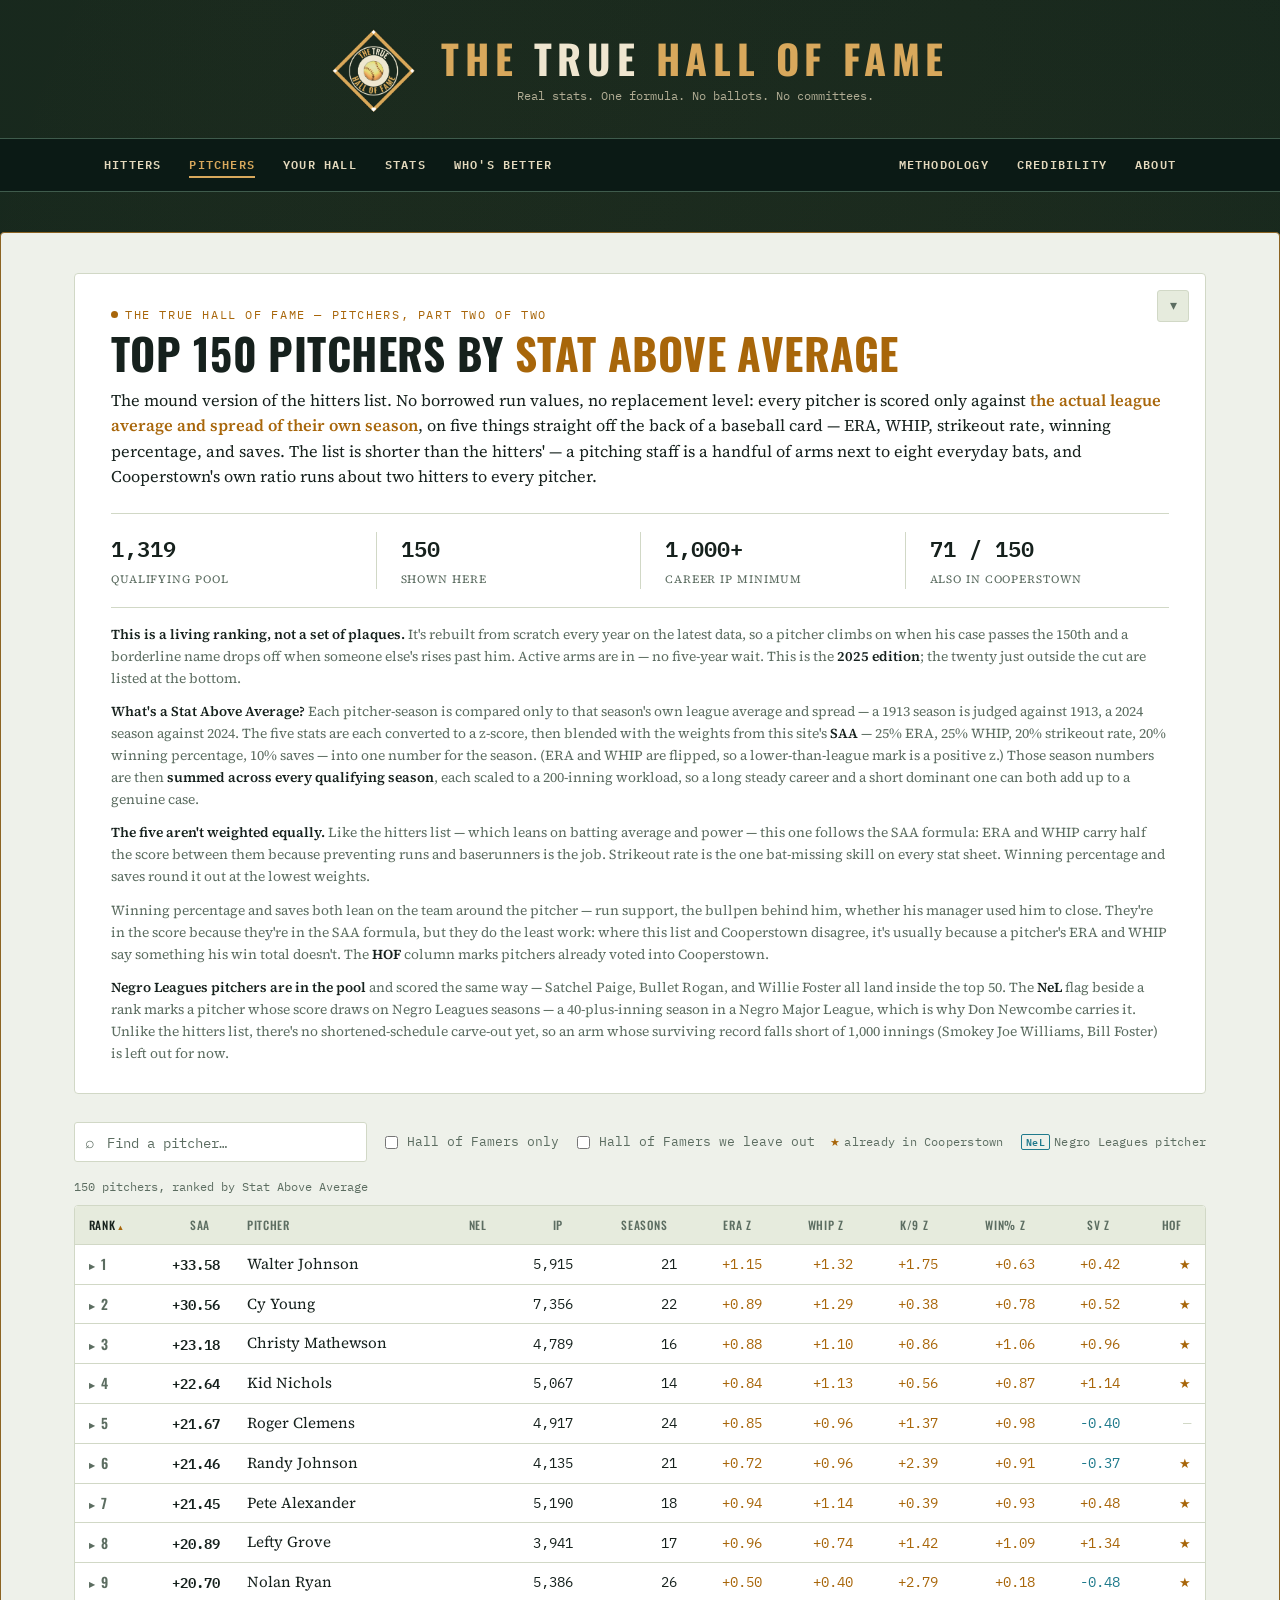
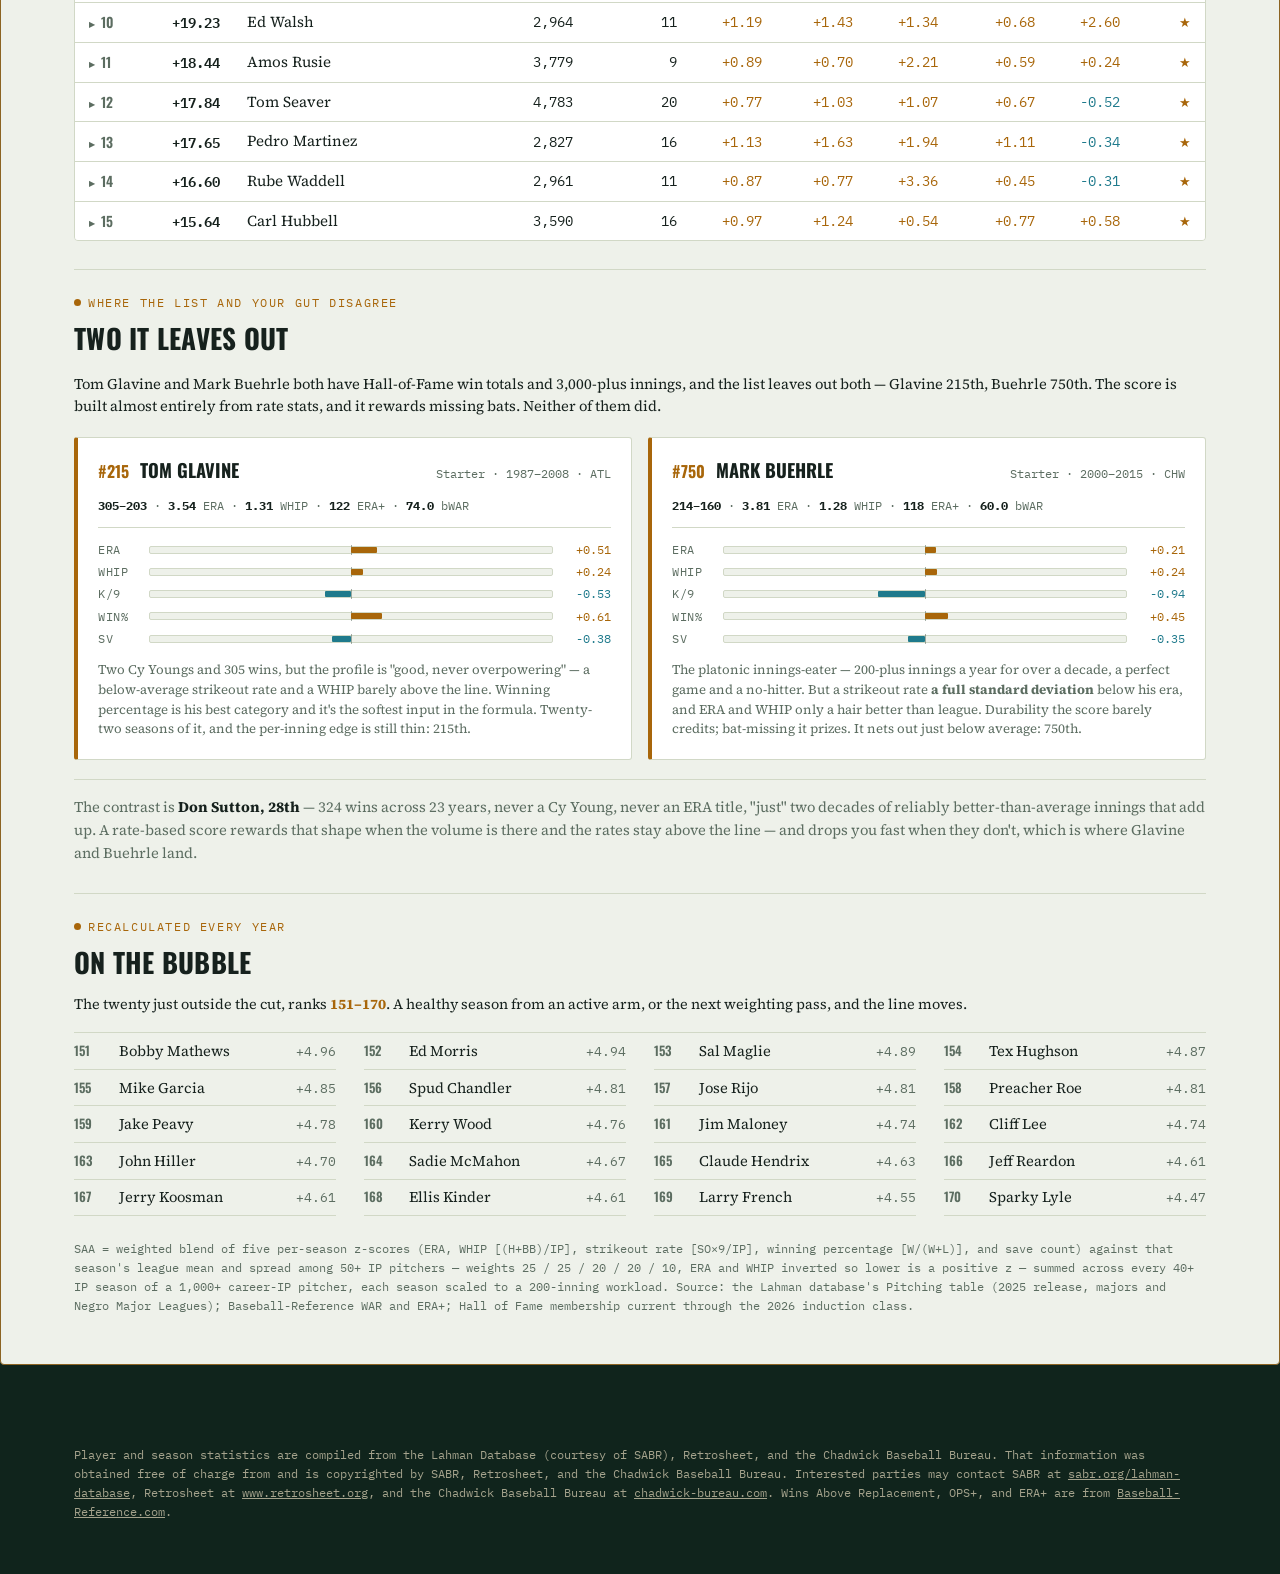
<file: pitchers.html>
<!DOCTYPE html>
<html lang="en">
<head>
<meta charset="UTF-8">
<meta name="viewport" content="width=device-width, initial-scale=1.0">
<title>Top 150 Pitchers by Stat Above Average | The TRUE Hall of Fame</title>
<meta name="description" content="The TRUE Hall of Fame's pitchers list, ranked by Stat Above Average — every pitcher-season scored against its own league on ERA, WHIP, strikeout rate, winning percentage, and saves.">
<link rel="preconnect" href="https://fonts.googleapis.com">
<link href="https://fonts.googleapis.com/css2?family=Oswald:wght@400;500;600;700&family=Source+Serif+4:ital,wght@0,400;0,600;1,400&family=IBM+Plex+Mono:wght@400;500;600&display=swap" rel="stylesheet">
<link rel="stylesheet" href="css/style.css">
<link rel="stylesheet" href="css/hitters-embed.css">
</head>
<body>

<header class="site-head">
  <div class="wrap site-head__inner">
    <a href="index.html" class="mark">
      <img class="mark__logo" src="img/logo.png" alt="" width="965" height="960">
      <span class="mark__stack">
        <span class="mark__text">THE <span class="mark__real">TRUE</span> HALL OF FAME</span>
        <span class="site-head__tag">Real stats. One formula. No ballots. No committees.</span>
      </span>
    </a>
  </div>
</header>

<nav class="site-menu" aria-label="Site sections">
  <div class="wrap site-menu__inner">
    <button type="button" class="site-menu__toggle" aria-expanded="false" aria-controls="siteMenuLinks">
      <span class="site-menu__toggle-label">Menu</span>
      <span class="site-menu__toggle-icon" aria-hidden="true"><span></span><span></span><span></span></span>
    </button>
    <div class="site-menu__links" id="siteMenuLinks">
    <a href="hitters.html" class="site-menu__link">Hitters</a>
    <a href="pitchers.html" class="site-menu__link is-active">Pitchers</a>
    <a href="yourhall.html" class="site-menu__link">Your Hall</a>
    <a href="stats.html" class="site-menu__link">Stats</a>
    <a href="why.html" class="site-menu__link">WHO'S BETTER</a>
    <a href="methodology.html" class="site-menu__link site-menu__link--right">Methodology</a>
    <a href="validation.html" class="site-menu__link">Credibility</a>
    <a href="index.html#about" class="site-menu__link">About</a>
    </div>
  </div>
</nav>

<main>
<section class="saa-embed" id="view-pitchers">
  <div class="wrap">

    <header class="board">
      <button type="button" class="board__toggle" aria-expanded="true" aria-controls="boardBody" aria-label="Hide list details">▾</button>
      <div class="eyebrow">The True Hall of Fame — pitchers, part two of two</div>
      <h1>Top 150 Pitchers by <em>Stat Above Average</em></h1>
      <div class="board__body" id="boardBody">
      <p class="dek">
        The mound version of the hitters list. No borrowed run values, no replacement level:
        every pitcher is scored only against <b>the actual league average and spread of their own
        season</b>, on five things straight off the back of a baseball card — ERA, WHIP, strikeout
        rate, winning percentage, and saves. The list is shorter than the hitters' — a pitching
        staff is a handful of arms next to eight everyday bats, and Cooperstown's own ratio runs
        about two hitters to every pitcher.
      </p>
      <div class="stat-row">
        <div class="stat"><span class="num">1,319</span><span class="lbl">qualifying pool</span></div>
        <div class="stat"><span class="num">150</span><span class="lbl">shown here</span></div>
        <div class="stat"><span class="num">1,000+</span><span class="lbl">career IP minimum</span></div>
        <div class="stat"><span class="num">71 / 150</span><span class="lbl">also in Cooperstown</span></div>
      </div>
      <p class="explainer">
        <b>This is a living ranking, not a set of plaques.</b> It's rebuilt from scratch every year
        on the latest data, so a pitcher climbs on when his case passes the 150th and a borderline
        name drops off when someone else's rises past him. Active arms are in — no five-year wait.
        This is the <b>2025 edition</b>; the twenty just outside the cut are listed at the bottom.
      </p>
      <p class="explainer">
        <b>What's a Stat Above Average?</b> Each pitcher-season is compared only to that season's own
        league average and spread — a 1913 season is judged against 1913, a 2024 season against
        2024. The five stats are each converted to a z-score, then blended with the weights from
        this site's <b>SAA</b> — 25% ERA, 25% WHIP, 20% strikeout rate, 20% winning
        percentage, 10% saves — into one number for the season. (ERA and WHIP are flipped, so a
        lower-than-league mark is a positive z.) Those season numbers are then <b>summed across
        every qualifying season</b>, each scaled to a 200-inning workload, so a long steady career
        and a short dominant one can both add up to a genuine case.
      </p>
      <p class="explainer">
        <b>The five aren't weighted equally.</b> Like the hitters list — which leans on batting
        average and power — this one follows the SAA formula: ERA and WHIP carry half the score
        between them because preventing runs and baserunners is the job. Strikeout rate is the one
        bat-missing skill on every stat sheet. Winning percentage and saves round it out at the
        lowest weights.
      </p>
      <p class="explainer">
        Winning percentage and saves both lean on the team around the pitcher — run support, the
        bullpen behind him, whether his manager used him to close. They're in the score because
        they're in the SAA formula, but they do the least work: where this list and Cooperstown
        disagree, it's usually because a pitcher's ERA and WHIP say something his win total
        doesn't. The <b>HOF</b> column marks pitchers already voted into Cooperstown.
      </p>
      <p class="explainer">
        <b>Negro Leagues pitchers are in the pool</b> and scored the same way — Satchel Paige,
        Bullet Rogan, and Willie Foster all land inside the top 50. The <b>NeL</b> flag beside a
        rank marks a pitcher whose score draws on Negro Leagues seasons — a 40-plus-inning season
        in a Negro Major League, which is why Don Newcombe carries it. Unlike the hitters list, there's
        no shortened-schedule carve-out yet, so an arm whose surviving record falls short of 1,000
        innings (Smokey Joe Williams, Bill Foster) is left out for now.
      </p>
      </div>
    </header>

    <div class="controls">
      <div class="search">
        <input id="saaQ" type="text" placeholder="Find a pitcher…" autocomplete="off">
      </div>
      <label class="toggle">
        <input type="checkbox" id="saaHofOnly">
        Hall of Famers only
      </label>
      <label class="toggle">
        <input type="checkbox" id="saaHofMissing">
        Hall of Famers we leave out
      </label>
      <div class="legend">
        <span><span class="hof-star">★</span> already in Cooperstown</span>
        <span><span class="nel-tag">NeL</span> Negro Leagues pitcher</span>
      </div>
    </div>

    <div class="count" id="saaCount"></div>

    <div class="table-shell">
      <table>
        <thead>
          <tr>
            <th data-key="rank" class="sorted">Rank<span class="arrow">▲</span></th>
            <th data-key="saa">SAA<span class="arrow">▲</span></th>
            <th data-key="name" class="name-col">Pitcher<span class="arrow">▲</span></th>
            <th data-key="nel" class="nel-col">NeL<span class="arrow">▲</span></th>
            <th data-key="ip">IP<span class="arrow">▲</span></th>
            <th data-key="seasons">Seasons<span class="arrow">▲</span></th>
            <th data-key="era">ERA z<span class="arrow">▲</span></th>
            <th data-key="whip">WHIP z<span class="arrow">▲</span></th>
            <th data-key="k9">K/9 z<span class="arrow">▲</span></th>
            <th data-key="wpct">WIN% z<span class="arrow">▲</span></th>
            <th data-key="sv">SV z<span class="arrow">▲</span></th>
            <th data-key="hof">HOF<span class="arrow">▲</span></th>
          </tr>
        </thead>
        <tbody id="saaRows"></tbody>
      </table>
      <div class="empty" id="saaEmpty" style="display:none;">No pitchers match "<span id="saaQEcho"></span>".</div>
    </div>

    <section class="missing" aria-labelledby="missing-h">
      <p class="eyebrow">Where the list and your gut disagree</p>
      <h2 id="missing-h">Two it leaves out</h2>
      <p class="missing__lede">
        Tom Glavine and Mark Buehrle both have Hall-of-Fame win totals and 3,000-plus innings, and
        the list leaves out both — Glavine 215th, Buehrle 750th. The score is built almost entirely
        from rate stats, and it rewards missing bats. Neither of them did.
      </p>

      <div class="missing__grid">
        <article class="miss-card">
          <div class="miss-card__head">
            <span class="miss-card__rank">#215</span>
            <span class="miss-card__name">Tom Glavine</span>
            <span class="miss-card__meta">Starter &middot; 1987&ndash;2008 &middot; ATL</span>
          </div>
          <p class="miss-card__hl"><b>305&ndash;203</b> &middot; <b>3.54</b> ERA &middot; <b>1.31</b> WHIP &middot; <b>122</b> ERA+ &middot; <b>74.0</b> bWAR</p>
          <div class="miss-card__z">
            <div class="saa-card__zrow"><span class="saa-card__zlabel">ERA</span><span class="saa-card__ztrack"><span class="saa-card__zfill pos" style="left:50%;width:6.4%"></span></span><span class="saa-card__zval pos">+0.51</span></div>
            <div class="saa-card__zrow"><span class="saa-card__zlabel">WHIP</span><span class="saa-card__ztrack"><span class="saa-card__zfill pos" style="left:50%;width:3.0%"></span></span><span class="saa-card__zval pos">+0.24</span></div>
            <div class="saa-card__zrow"><span class="saa-card__zlabel">K/9</span><span class="saa-card__ztrack"><span class="saa-card__zfill neg" style="right:50%;width:6.6%"></span></span><span class="saa-card__zval neg">-0.53</span></div>
            <div class="saa-card__zrow"><span class="saa-card__zlabel">WIN%</span><span class="saa-card__ztrack"><span class="saa-card__zfill pos" style="left:50%;width:7.6%"></span></span><span class="saa-card__zval pos">+0.61</span></div>
            <div class="saa-card__zrow"><span class="saa-card__zlabel">SV</span><span class="saa-card__ztrack"><span class="saa-card__zfill neg" style="right:50%;width:4.8%"></span></span><span class="saa-card__zval neg">-0.38</span></div>
          </div>
          <p class="miss-card__diag">
            Two Cy Youngs and 305 wins, but the profile is "good, never overpowering" — a
            below-average strikeout rate and a WHIP barely above the line. Winning percentage is his
            best category and it's the softest input in the formula. Twenty-two seasons of it, and
            the per-inning edge is still thin: 215th.
          </p>
        </article>

        <article class="miss-card">
          <div class="miss-card__head">
            <span class="miss-card__rank">#750</span>
            <span class="miss-card__name">Mark Buehrle</span>
            <span class="miss-card__meta">Starter &middot; 2000&ndash;2015 &middot; CHW</span>
          </div>
          <p class="miss-card__hl"><b>214&ndash;160</b> &middot; <b>3.81</b> ERA &middot; <b>1.28</b> WHIP &middot; <b>118</b> ERA+ &middot; <b>60.0</b> bWAR</p>
          <div class="miss-card__z">
            <div class="saa-card__zrow"><span class="saa-card__zlabel">ERA</span><span class="saa-card__ztrack"><span class="saa-card__zfill pos" style="left:50%;width:2.6%"></span></span><span class="saa-card__zval pos">+0.21</span></div>
            <div class="saa-card__zrow"><span class="saa-card__zlabel">WHIP</span><span class="saa-card__ztrack"><span class="saa-card__zfill pos" style="left:50%;width:3.0%"></span></span><span class="saa-card__zval pos">+0.24</span></div>
            <div class="saa-card__zrow"><span class="saa-card__zlabel">K/9</span><span class="saa-card__ztrack"><span class="saa-card__zfill neg" style="right:50%;width:11.8%"></span></span><span class="saa-card__zval neg">-0.94</span></div>
            <div class="saa-card__zrow"><span class="saa-card__zlabel">WIN%</span><span class="saa-card__ztrack"><span class="saa-card__zfill pos" style="left:50%;width:5.6%"></span></span><span class="saa-card__zval pos">+0.45</span></div>
            <div class="saa-card__zrow"><span class="saa-card__zlabel">SV</span><span class="saa-card__ztrack"><span class="saa-card__zfill neg" style="right:50%;width:4.4%"></span></span><span class="saa-card__zval neg">-0.35</span></div>
          </div>
          <p class="miss-card__diag">
            The platonic innings-eater — 200-plus innings a year for over a decade, a perfect game
            and a no-hitter. But a strikeout rate <b>a full standard deviation</b> below his era, and
            ERA and WHIP only a hair better than league. Durability the score barely credits;
            bat-missing it prizes. It nets out just below average: 750th.
          </p>
        </article>
      </div>

      <p class="missing__close">
        The contrast is <b>Don Sutton, 28th</b> — 324 wins across 23 years, never a Cy Young, never
        an ERA title, "just" two decades of reliably better-than-average innings that add up. A
        rate-based score rewards that shape when the volume is there and the rates stay above the
        line — and drops you fast when they don't, which is where Glavine and Buehrle land.
      </p>
    </section>

    <section class="bubble" aria-labelledby="bubble-h">
      <p class="eyebrow">Recalculated every year</p>
      <h2 id="bubble-h">On the bubble</h2>
      <p class="bubble__lede">
        The twenty just outside the cut, ranks <b>151&ndash;170</b>. A healthy season from an active
        arm, or the next weighting pass, and the line moves.
      </p>
      <div class="bubble__list" id="saaBubble"></div>
    </section>

    <footer>
      SAA = weighted blend of five per-season z-scores (ERA, WHIP [(H&plus;BB)/IP], strikeout rate
      [SO&times;9/IP], winning percentage [W/(W&plus;L)], and save count) against that season's
      league mean and spread among 50+ IP pitchers — weights 25 / 25 / 20 / 20 / 10, ERA and WHIP
      inverted so lower is a positive z — summed across every 40+ IP season of a 1,000+ career-IP
      pitcher, each season scaled to a 200-inning workload. Source: the Lahman database's Pitching
      table (2025 release, majors and Negro Major Leagues); Baseball-Reference WAR and ERA+; Hall
      of Fame membership current through the 2026 induction class.
    </footer>

  </div>
</section>
</main>

<footer class="site-foot">
  <div class="wrap site-foot__inner">
    <p>Player and season statistics are compiled from the Lahman Database (courtesy of SABR), Retrosheet, and the Chadwick Baseball Bureau. That information was obtained free of charge from and is copyrighted by SABR, Retrosheet, and the Chadwick Baseball Bureau. Interested parties may contact SABR at <a href="https://sabr.org/lahman-database" target="_blank" rel="noopener">sabr.org/lahman-database</a>, Retrosheet at <a href="https://www.retrosheet.org" target="_blank" rel="noopener">www.retrosheet.org</a>, and the Chadwick Baseball Bureau at <a href="https://www.chadwick-bureau.com" target="_blank" rel="noopener">chadwick-bureau.com</a>. Wins Above Replacement, OPS+, and ERA+ are from <a href="https://www.baseball-reference.com" target="_blank" rel="noopener">Baseball-Reference.com</a>.</p>
  </div>
</footer>

<dialog class="about-modal" id="aboutModal">
  <div class="about-modal__inner">
    <button type="button" class="about-modal__close" aria-label="Close">&times;</button>
    <p class="about-modal__eyebrow">The True Hall of Fame</p>
    <h2 class="about-modal__title">About</h2>
    <p class="about-modal__line">Version <span id="aboutVersion">1.074</span></p>
    <p class="about-modal__line"><span id="aboutBuild">2026.09.04</span></p>
    <p class="about-modal__line">Author : Martin Jenkins</p>
  </div>
</dialog>

<script src="js/prefs.js"></script>
<script src="js/pitchers-career.js"></script>
<script src="js/pitchers-embed.js"></script>
<script src="js/board-collapse.js"></script>
<script src="js/about.js"></script>
<script src="js/nav-toggle.js"></script>
</body>
</html>
</file>
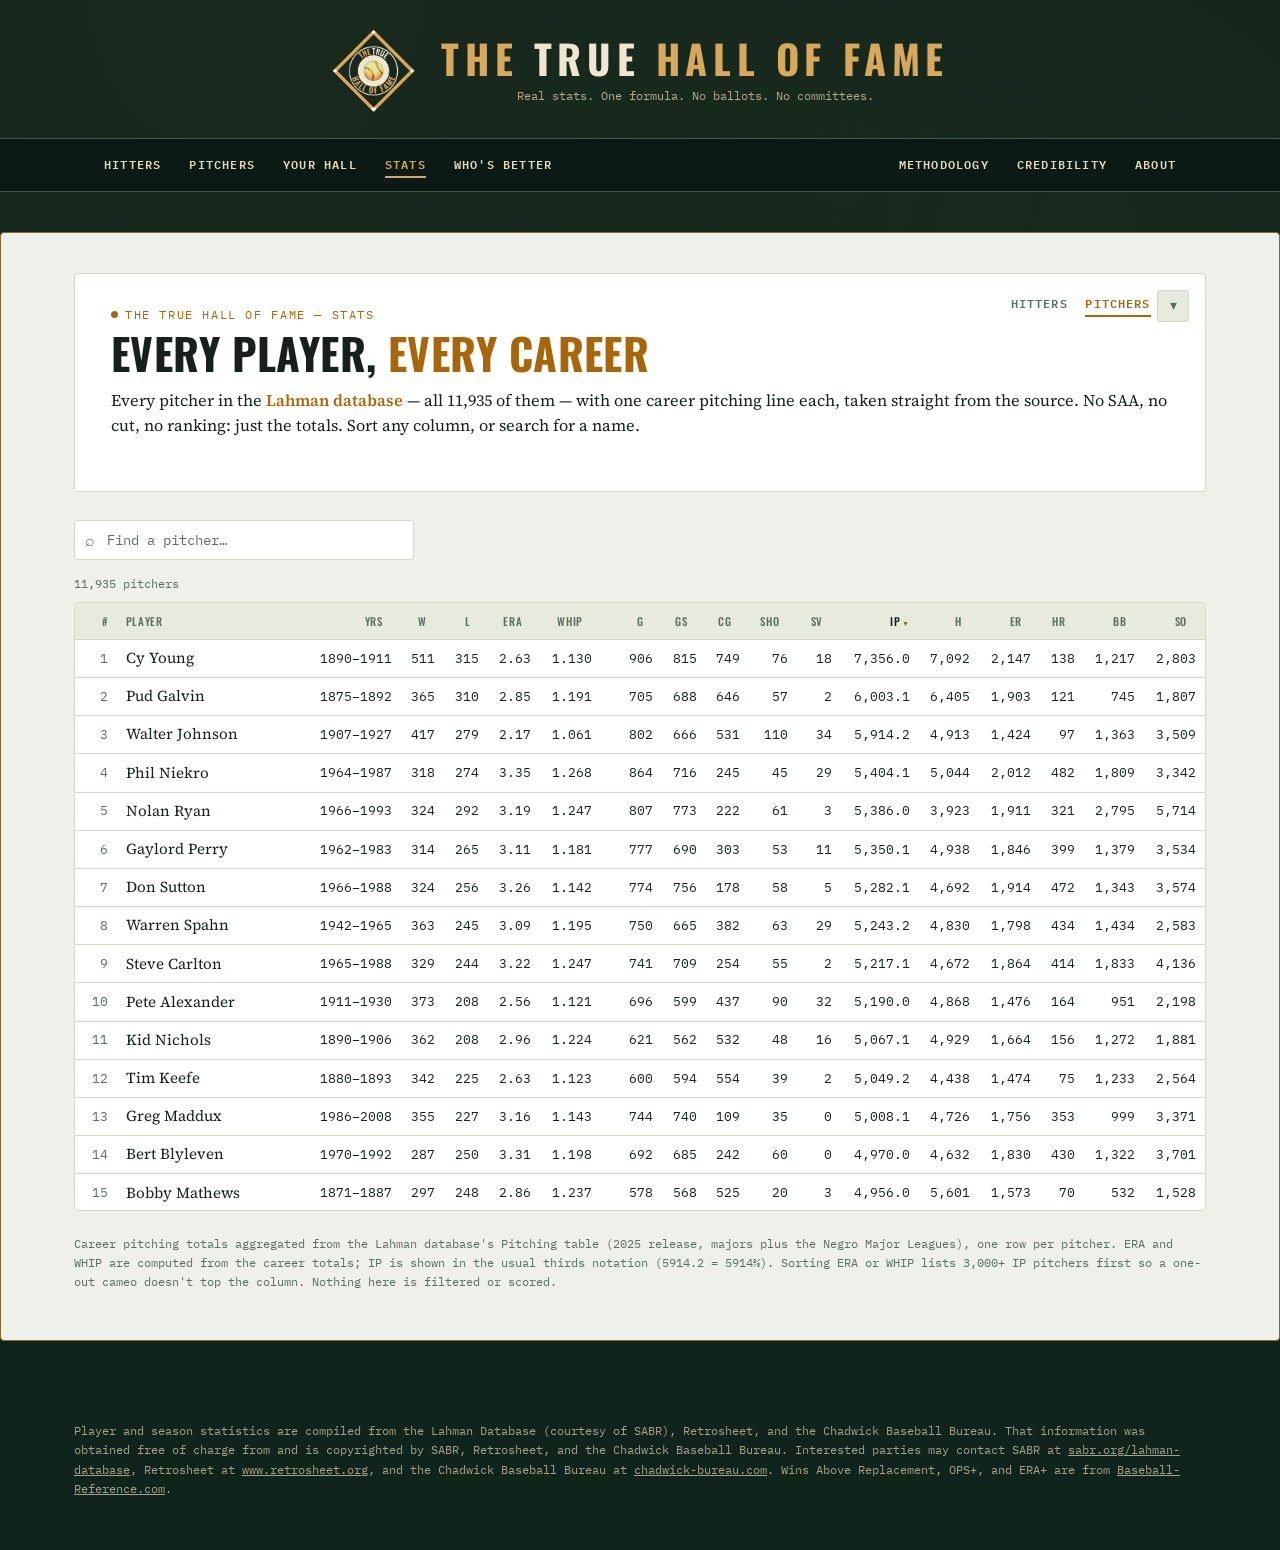
<file: stats-pitchers.html>
<!DOCTYPE html>
<html lang="en">
<head>
<meta charset="UTF-8">
<meta name="viewport" content="width=device-width, initial-scale=1.0">
<title>Stats — Pitchers | The TRUE Hall of Fame</title>
<meta name="description" content="Every pitcher in the Lahman database, one career line each — straight from the source, no SAA scoring.">
<link rel="preconnect" href="https://fonts.googleapis.com">
<link href="https://fonts.googleapis.com/css2?family=Oswald:wght@400;500;600;700&family=Source+Serif+4:ital,wght@0,400;0,600;1,400&family=IBM+Plex+Mono:wght@400;500;600&display=swap" rel="stylesheet">
<link rel="stylesheet" href="css/style.css">
<link rel="stylesheet" href="css/hitters-embed.css">
<link rel="stylesheet" href="css/stats.css">
</head>
<body>

<header class="site-head">
  <div class="wrap site-head__inner">
    <a href="index.html" class="mark">
      <img class="mark__logo" src="img/logo.png" alt="" width="965" height="960">
      <span class="mark__stack">
        <span class="mark__text">THE <span class="mark__real">TRUE</span> HALL OF FAME</span>
        <span class="site-head__tag">Real stats. One formula. No ballots. No committees.</span>
      </span>
    </a>
  </div>
</header>

<nav class="site-menu" aria-label="Site sections">
  <div class="wrap site-menu__inner">
    <button type="button" class="site-menu__toggle" aria-expanded="false" aria-controls="siteMenuLinks">
      <span class="site-menu__toggle-label">Menu</span>
      <span class="site-menu__toggle-icon" aria-hidden="true"><span></span><span></span><span></span></span>
    </button>
    <div class="site-menu__links" id="siteMenuLinks">
    <a href="hitters.html" class="site-menu__link">Hitters</a>
    <a href="pitchers.html" class="site-menu__link">Pitchers</a>
    <a href="yourhall.html" class="site-menu__link">Your Hall</a>
    <a href="stats.html" class="site-menu__link is-active">Stats</a>
    <a href="why.html" class="site-menu__link">WHO'S BETTER</a>
    <a href="methodology.html" class="site-menu__link site-menu__link--right">Methodology</a>
    <a href="validation.html" class="site-menu__link">Credibility</a>
    <a href="index.html#about" class="site-menu__link">About</a>
    </div>
  </div>
</nav>

<main>
<section class="saa-embed" id="view-stats-pitchers">
  <div class="wrap">

    <header class="board board--nav">
      <button type="button" class="board__toggle" aria-expanded="true" aria-controls="boardBody" aria-label="Hide list details">▾</button>
      <nav class="board__nav" aria-label="Stats sections">
        <a href="stats.html" class="board__nav-link">Hitters</a>
        <a href="stats-pitchers.html" class="board__nav-link is-active">Pitchers</a>
      </nav>
      <div class="eyebrow">The True Hall of Fame — stats</div>
      <h1>Every player, <em>every career</em></h1>
      <div class="board__body" id="boardBody">
      <p class="dek">
        Every pitcher in the <b>Lahman database</b> — all <span id="statsPool">12,000+</span> of them — with
        one career pitching line each, taken straight from the source. No SAA, no cut, no ranking:
        just the totals. Sort any column, or search for a name.
      </p>
      </div>
    </header>

    <div class="controls">
      <div class="search">
        <input id="statsQ" type="text" placeholder="Find a pitcher…" autocomplete="off">
      </div>
    </div>

    <div class="count" id="statsCount"></div>

    <div class="table-shell">
      <table>
        <thead>
          <tr>
            <th class="strank-col" title="Row number — the first row shown is always 1" aria-label="Row number">#</th>
            <th data-key="name" class="name-col">Player<span class="arrow">▲</span></th>
            <th data-key="yrs">Yrs<span class="arrow">▲</span></th>
            <th data-key="w">W<span class="arrow">▲</span></th>
            <th data-key="l">L<span class="arrow">▲</span></th>
            <th data-key="era">ERA<span class="arrow">▲</span></th>
            <th data-key="whip">WHIP<span class="arrow">▲</span></th>
            <th data-key="g">G<span class="arrow">▲</span></th>
            <th data-key="gs">GS<span class="arrow">▲</span></th>
            <th data-key="cg">CG<span class="arrow">▲</span></th>
            <th data-key="sho">SHO<span class="arrow">▲</span></th>
            <th data-key="sv">SV<span class="arrow">▲</span></th>
            <th data-key="ip">IP<span class="arrow">▲</span></th>
            <th data-key="h">H<span class="arrow">▲</span></th>
            <th data-key="er">ER<span class="arrow">▲</span></th>
            <th data-key="hr">HR<span class="arrow">▲</span></th>
            <th data-key="bb">BB<span class="arrow">▲</span></th>
            <th data-key="so">SO<span class="arrow">▲</span></th>
          </tr>
        </thead>
        <tbody id="statsRows"></tbody>
      </table>
      <div class="empty" id="statsEmpty" style="display:none;">No pitchers match "<span id="statsQEcho"></span>".</div>
    </div>

    <footer>
      Career pitching totals aggregated from the Lahman database's Pitching table (2025 release, majors
      plus the Negro Major Leagues), one row per pitcher. ERA and WHIP are computed from the career totals;
      IP is shown in the usual thirds notation (5914.2 = 5914⅔). Sorting ERA or WHIP lists 3,000+ IP
      pitchers first so a one-out cameo doesn't top the column. Nothing here is filtered or scored.
    </footer>

  </div>
</section>
</main>

<footer class="site-foot">
  <div class="wrap site-foot__inner">
    <p>Player and season statistics are compiled from the Lahman Database (courtesy of SABR), Retrosheet, and the Chadwick Baseball Bureau. That information was obtained free of charge from and is copyrighted by SABR, Retrosheet, and the Chadwick Baseball Bureau. Interested parties may contact SABR at <a href="https://sabr.org/lahman-database" target="_blank" rel="noopener">sabr.org/lahman-database</a>, Retrosheet at <a href="https://www.retrosheet.org" target="_blank" rel="noopener">www.retrosheet.org</a>, and the Chadwick Baseball Bureau at <a href="https://www.chadwick-bureau.com" target="_blank" rel="noopener">chadwick-bureau.com</a>. Wins Above Replacement, OPS+, and ERA+ are from <a href="https://www.baseball-reference.com" target="_blank" rel="noopener">Baseball-Reference.com</a>.</p>
  </div>
</footer>

<dialog class="stats-modal" id="statsModal" aria-label="Season stats">
  <button type="button" class="stats-modal__close" aria-label="Close">&times;</button>
  <div class="stats-modal__body" id="statsModalBody"></div>
</dialog>

<dialog class="about-modal" id="aboutModal">
  <div class="about-modal__inner">
    <button type="button" class="about-modal__close" aria-label="Close">&times;</button>
    <p class="about-modal__eyebrow">The True Hall of Fame</p>
    <h2 class="about-modal__title">About</h2>
    <p class="about-modal__line">Version <span id="aboutVersion">1.074</span></p>
    <p class="about-modal__line"><span id="aboutBuild">2026.09.04</span></p>
    <p class="about-modal__line">Author : Martin Jenkins</p>
  </div>
</dialog>

<script defer src="js/prefs.js"></script>
<script defer src="js/stats-pitchers-data.js"></script>
<script defer src="js/stats-pitchers-seasons.js"></script>
<script defer src="js/stats-embed.js"></script>
<script defer src="js/board-collapse.js"></script>
<script defer src="js/about.js"></script>
<script defer src="js/nav-toggle.js"></script>
</body>
</html>
</file>
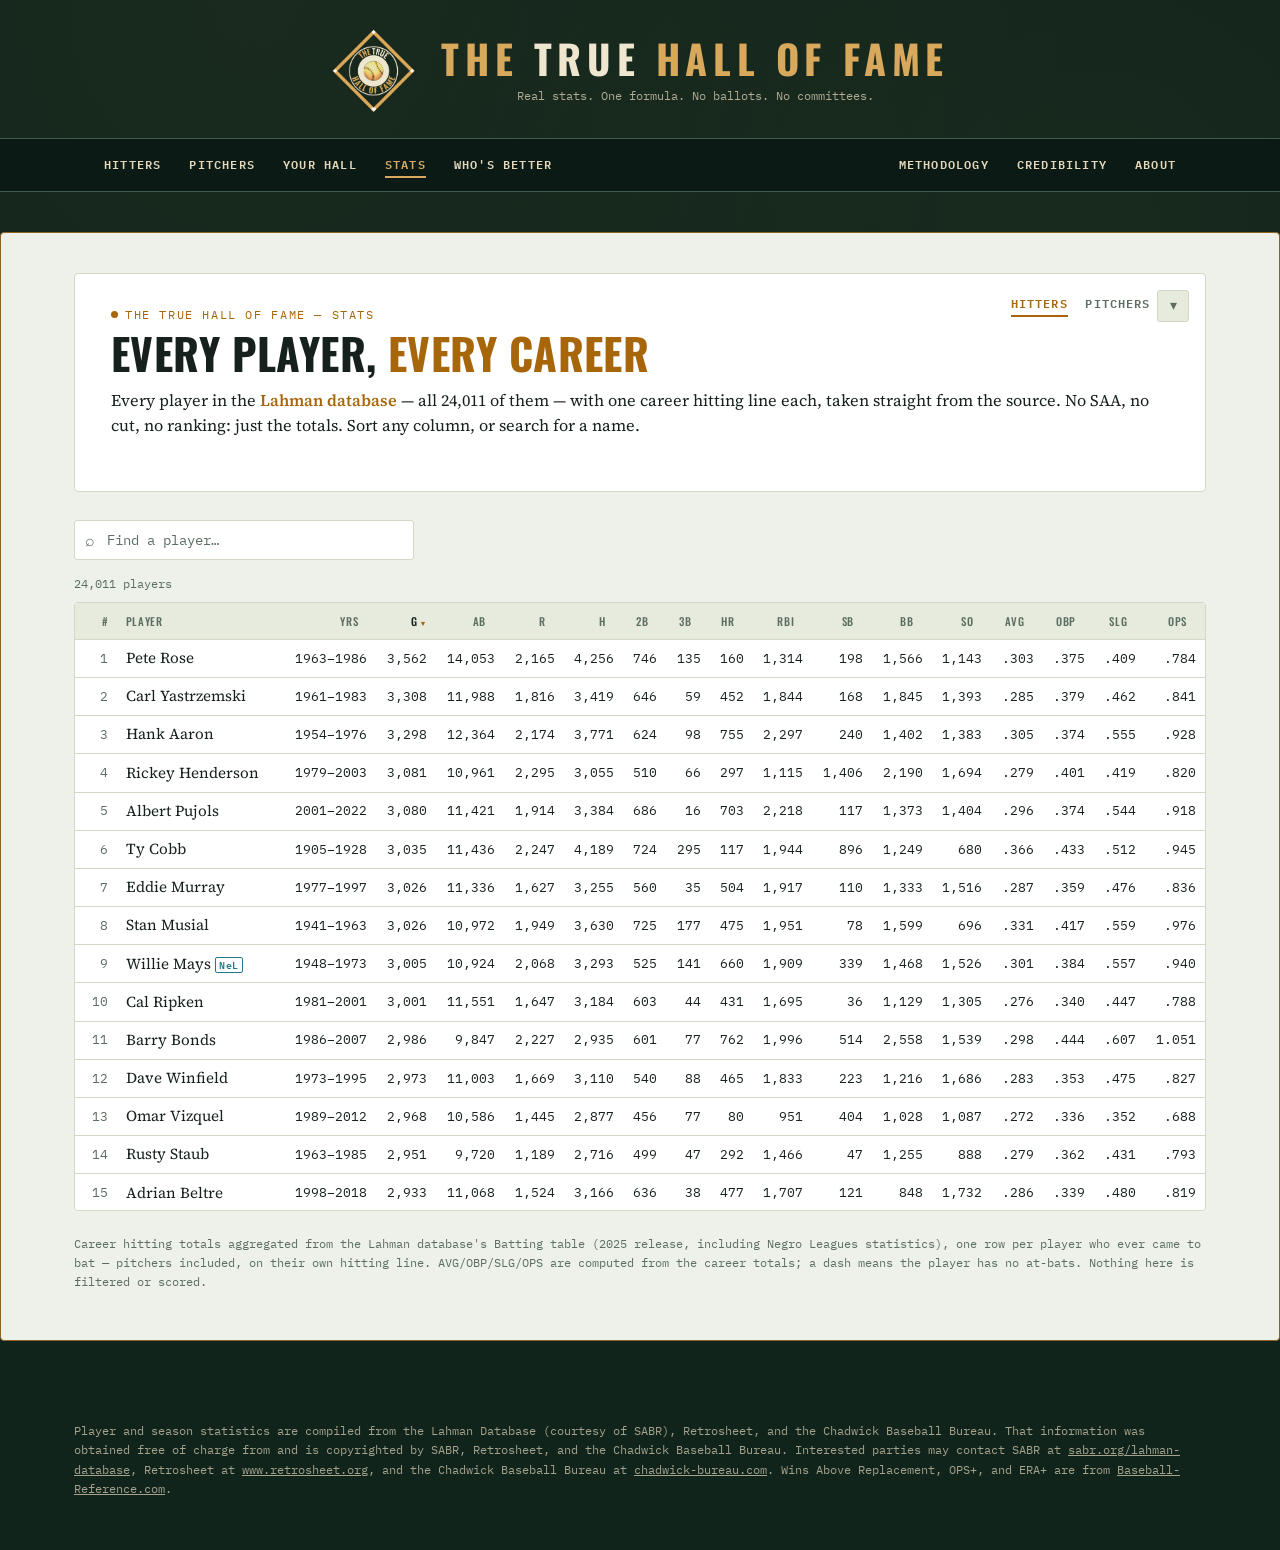
<file: stats.html>
<!DOCTYPE html>
<html lang="en">
<head>
<meta charset="UTF-8">
<meta name="viewport" content="width=device-width, initial-scale=1.0">
<title>Stats — Hitters | The TRUE Hall of Fame</title>
<meta name="description" content="Every player in the Lahman database, one career line each — straight from the source, no SAA scoring.">
<link rel="preconnect" href="https://fonts.googleapis.com">
<link href="https://fonts.googleapis.com/css2?family=Oswald:wght@400;500;600;700&family=Source+Serif+4:ital,wght@0,400;0,600;1,400&family=IBM+Plex+Mono:wght@400;500;600&display=swap" rel="stylesheet">
<link rel="stylesheet" href="css/style.css">
<link rel="stylesheet" href="css/hitters-embed.css">
<link rel="stylesheet" href="css/stats.css">
</head>
<body>

<header class="site-head">
  <div class="wrap site-head__inner">
    <a href="index.html" class="mark">
      <img class="mark__logo" src="img/logo.png" alt="" width="965" height="960">
      <span class="mark__stack">
        <span class="mark__text">THE <span class="mark__real">TRUE</span> HALL OF FAME</span>
        <span class="site-head__tag">Real stats. One formula. No ballots. No committees.</span>
      </span>
    </a>
  </div>
</header>

<nav class="site-menu" aria-label="Site sections">
  <div class="wrap site-menu__inner">
    <button type="button" class="site-menu__toggle" aria-expanded="false" aria-controls="siteMenuLinks">
      <span class="site-menu__toggle-label">Menu</span>
      <span class="site-menu__toggle-icon" aria-hidden="true"><span></span><span></span><span></span></span>
    </button>
    <div class="site-menu__links" id="siteMenuLinks">
    <a href="hitters.html" class="site-menu__link">Hitters</a>
    <a href="pitchers.html" class="site-menu__link">Pitchers</a>
    <a href="yourhall.html" class="site-menu__link">Your Hall</a>
    <a href="stats.html" class="site-menu__link is-active">Stats</a>
    <a href="why.html" class="site-menu__link">WHO'S BETTER</a>
    <a href="methodology.html" class="site-menu__link site-menu__link--right">Methodology</a>
    <a href="validation.html" class="site-menu__link">Credibility</a>
    <a href="index.html#about" class="site-menu__link">About</a>
    </div>
  </div>
</nav>

<main>
<section class="saa-embed" id="view-stats">
  <div class="wrap">

    <header class="board board--nav">
      <button type="button" class="board__toggle" aria-expanded="true" aria-controls="boardBody" aria-label="Hide list details">▾</button>
      <nav class="board__nav" aria-label="Stats sections">
        <a href="stats.html" class="board__nav-link is-active">Hitters</a>
        <a href="stats-pitchers.html" class="board__nav-link">Pitchers</a>
      </nav>
      <div class="eyebrow">The True Hall of Fame — stats</div>
      <h1>Every player, <em>every career</em></h1>
      <div class="board__body" id="boardBody">
      <p class="dek">
        Every player in the <b>Lahman database</b> — all <span id="statsPool">24,000+</span> of them — with
        one career hitting line each, taken straight from the source. No SAA, no cut, no ranking:
        just the totals. Sort any column, or search for a name.
      </p>
      </div>
    </header>

    <div class="controls">
      <div class="search">
        <input id="statsQ" type="text" placeholder="Find a player…" autocomplete="off">
      </div>
    </div>

    <div class="count" id="statsCount"></div>

    <div class="table-shell">
      <table>
        <thead>
          <tr>
            <th class="strank-col" title="Row number — the first row shown is always 1" aria-label="Row number">#</th>
            <th data-key="name" class="name-col">Player<span class="arrow">▲</span></th>
            <th data-key="yrs">Yrs<span class="arrow">▲</span></th>
            <th data-key="g">G<span class="arrow">▲</span></th>
            <th data-key="ab">AB<span class="arrow">▲</span></th>
            <th data-key="r">R<span class="arrow">▲</span></th>
            <th data-key="h">H<span class="arrow">▲</span></th>
            <th data-key="d2">2B<span class="arrow">▲</span></th>
            <th data-key="d3">3B<span class="arrow">▲</span></th>
            <th data-key="hr">HR<span class="arrow">▲</span></th>
            <th data-key="rbi">RBI<span class="arrow">▲</span></th>
            <th data-key="sb">SB<span class="arrow">▲</span></th>
            <th data-key="bb">BB<span class="arrow">▲</span></th>
            <th data-key="so">SO<span class="arrow">▲</span></th>
            <th data-key="avg">AVG<span class="arrow">▲</span></th>
            <th data-key="obp">OBP<span class="arrow">▲</span></th>
            <th data-key="slg">SLG<span class="arrow">▲</span></th>
            <th data-key="ops">OPS<span class="arrow">▲</span></th>
          </tr>
        </thead>
        <tbody id="statsRows"></tbody>
      </table>
      <div class="empty" id="statsEmpty" style="display:none;">No players match "<span id="statsQEcho"></span>".</div>
    </div>

    <footer>
      Career hitting totals aggregated from the Lahman database's Batting table (2025 release, including
      Negro Leagues statistics), one row per player who ever came to bat — pitchers included, on their
      own hitting line. AVG/OBP/SLG/OPS are computed from the career totals; a dash means the player has
      no at-bats. Nothing here is filtered or scored.
    </footer>

  </div>
</section>
</main>

<footer class="site-foot">
  <div class="wrap site-foot__inner">
    <p>Player and season statistics are compiled from the Lahman Database (courtesy of SABR), Retrosheet, and the Chadwick Baseball Bureau. That information was obtained free of charge from and is copyrighted by SABR, Retrosheet, and the Chadwick Baseball Bureau. Interested parties may contact SABR at <a href="https://sabr.org/lahman-database" target="_blank" rel="noopener">sabr.org/lahman-database</a>, Retrosheet at <a href="https://www.retrosheet.org" target="_blank" rel="noopener">www.retrosheet.org</a>, and the Chadwick Baseball Bureau at <a href="https://www.chadwick-bureau.com" target="_blank" rel="noopener">chadwick-bureau.com</a>. Wins Above Replacement, OPS+, and ERA+ are from <a href="https://www.baseball-reference.com" target="_blank" rel="noopener">Baseball-Reference.com</a>.</p>
  </div>
</footer>

<dialog class="stats-modal" id="statsModal" aria-label="Season stats">
  <button type="button" class="stats-modal__close" aria-label="Close">&times;</button>
  <div class="stats-modal__body" id="statsModalBody"></div>
</dialog>

<dialog class="about-modal" id="aboutModal">
  <div class="about-modal__inner">
    <button type="button" class="about-modal__close" aria-label="Close">&times;</button>
    <p class="about-modal__eyebrow">The True Hall of Fame</p>
    <h2 class="about-modal__title">About</h2>
    <p class="about-modal__line">Version <span id="aboutVersion">1.074</span></p>
    <p class="about-modal__line"><span id="aboutBuild">2026.09.04</span></p>
    <p class="about-modal__line">Author : Martin Jenkins</p>
  </div>
</dialog>

<script defer src="js/prefs.js"></script>
<script defer src="js/stats-batters-data.js"></script>
<script defer src="js/stats-batters-seasons.js"></script>
<script defer src="js/stats-embed.js"></script>
<script defer src="js/board-collapse.js"></script>
<script defer src="js/about.js"></script>
<script defer src="js/nav-toggle.js"></script>
</body>
</html>
</file>
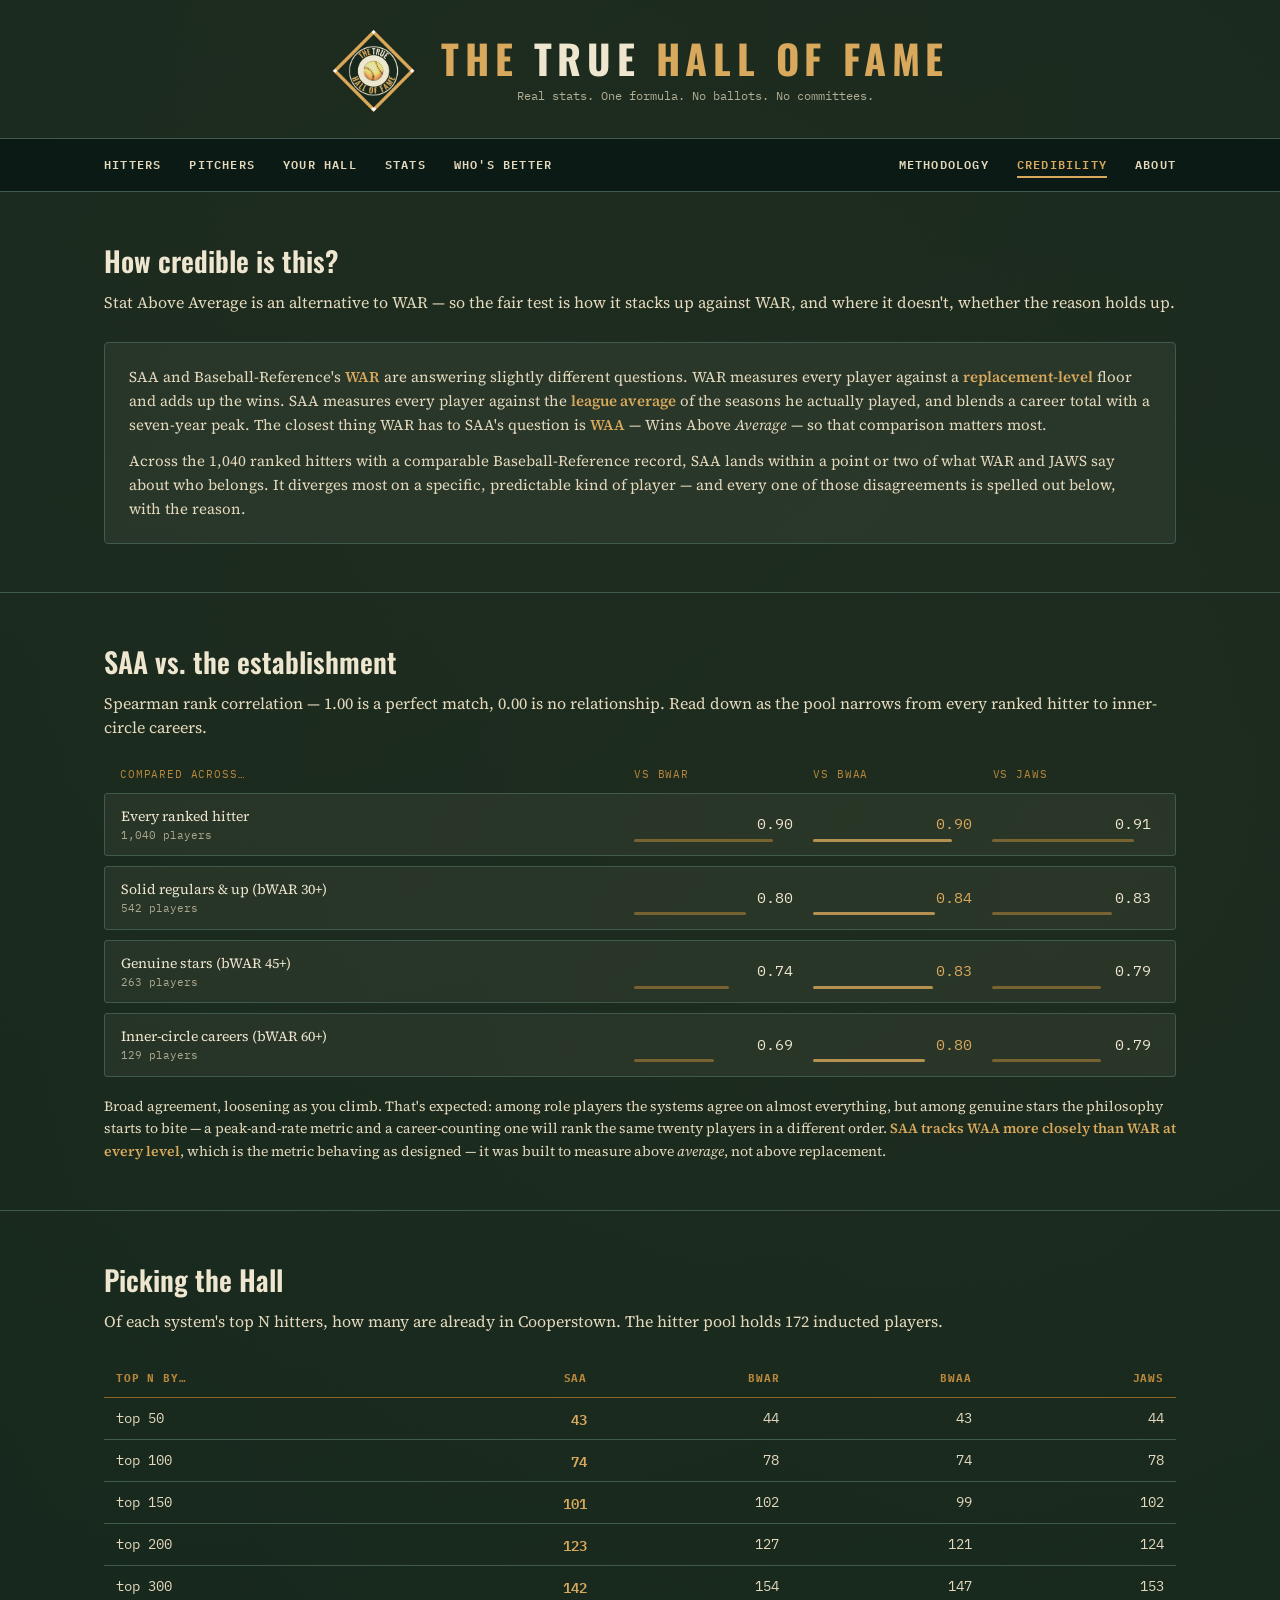
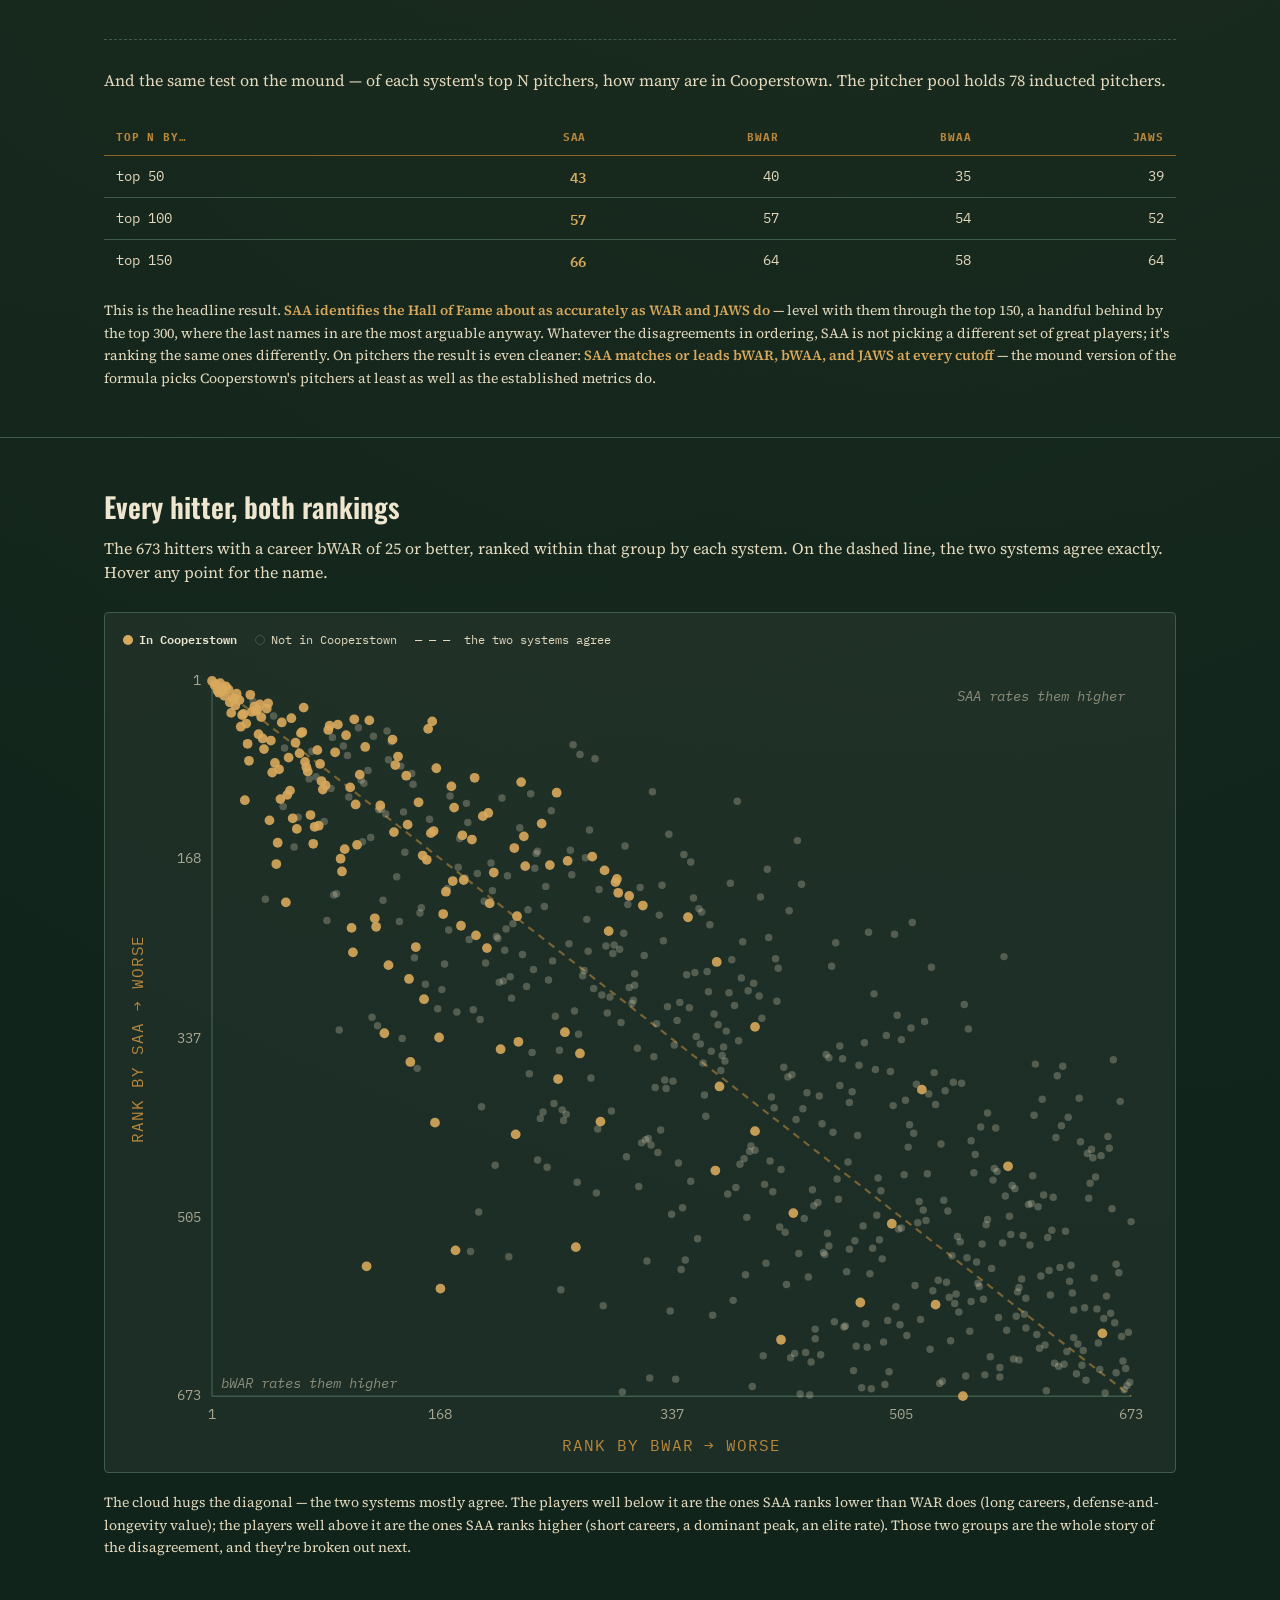
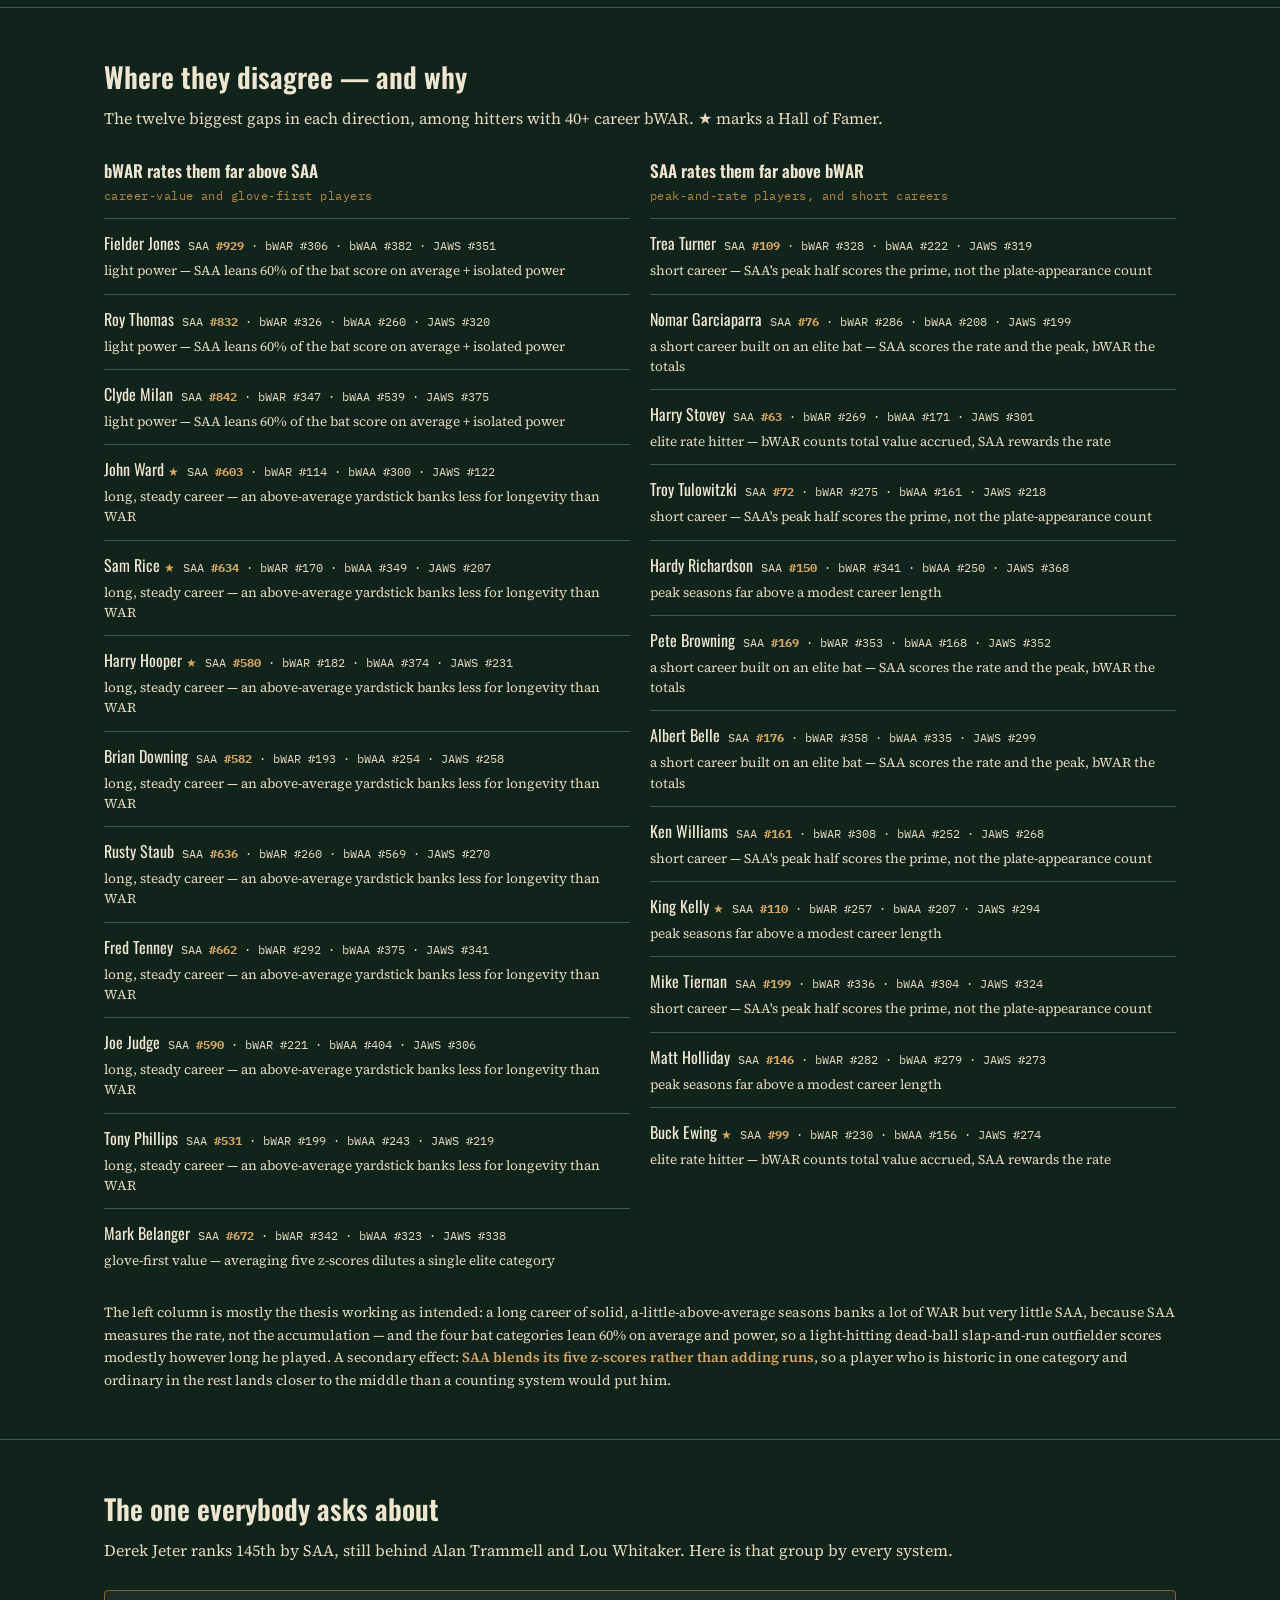
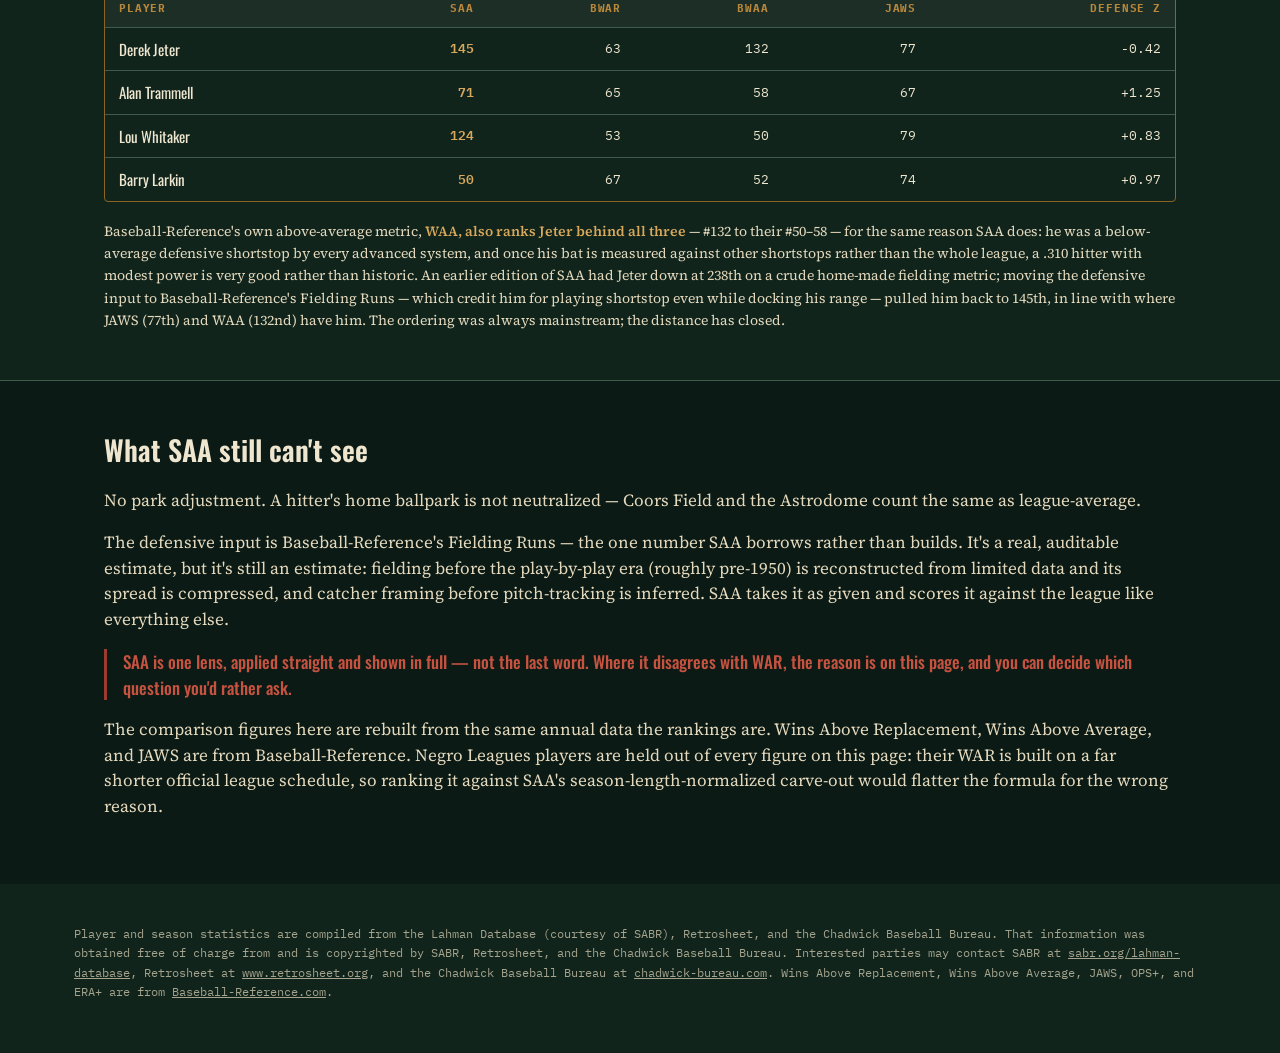
<file: validation.html>
<!DOCTYPE html>
<html lang="en">
<head>
<meta charset="UTF-8">
<meta name="viewport" content="width=device-width, initial-scale=1.0">
<title>Credibility | The TRUE Hall of Fame</title>
<meta name="description" content="How the True Hall of Fame's Stat Above Average holds up against Baseball-Reference WAR, WAA, and JAWS — rank correlations, Hall-of-Fame hit rates, and every disagreement explained.">
<link rel="preconnect" href="https://fonts.googleapis.com">
<link href="https://fonts.googleapis.com/css2?family=Oswald:wght@400;500;600;700&family=Source+Serif+4:ital,wght@0,400;0,600;1,400&family=IBM+Plex+Mono:wght@400;500;600&display=swap" rel="stylesheet">
<link rel="stylesheet" href="css/style.css">
<link rel="stylesheet" href="css/validation.css">
</head>
<body>

<header class="site-head">
  <div class="wrap site-head__inner">
    <a href="index.html" class="mark">
      <img class="mark__logo" src="img/logo.png" alt="" width="965" height="960">
      <span class="mark__stack">
        <span class="mark__text">THE <span class="mark__real">TRUE</span> HALL OF FAME</span>
        <span class="site-head__tag">Real stats. One formula. No ballots. No committees.</span>
      </span>
    </a>
  </div>
</header>

<nav class="site-menu" aria-label="Site sections">
  <div class="wrap site-menu__inner">
    <button type="button" class="site-menu__toggle" aria-expanded="false" aria-controls="siteMenuLinks">
      <span class="site-menu__toggle-label">Menu</span>
      <span class="site-menu__toggle-icon" aria-hidden="true"><span></span><span></span><span></span></span>
    </button>
    <div class="site-menu__links" id="siteMenuLinks">
    <a href="hitters.html" class="site-menu__link">Hitters</a>
    <a href="pitchers.html" class="site-menu__link">Pitchers</a>
    <a href="yourhall.html" class="site-menu__link">Your Hall</a>
    <a href="stats.html" class="site-menu__link">Stats</a>
    <a href="why.html" class="site-menu__link">WHO'S BETTER</a>
    <a href="methodology.html" class="site-menu__link site-menu__link--right">Methodology</a>
    <a href="validation.html" class="site-menu__link is-active">Credibility</a>
    <a href="index.html#about" class="site-menu__link">About</a>
    </div>
  </div>
</nav>

<main>

<section class="standards val-section">
  <div class="wrap">
    <h2 class="section-title">How credible is this?</h2>
    <p class="section-lede">Stat Above Average is an alternative to WAR — so the fair test is how it stacks up against WAR, and where it doesn't, whether the reason holds up.</p>
    <div class="val-lede-box">
      <p>
        SAA and Baseball-Reference's <strong>WAR</strong> are answering slightly different questions.
        WAR measures every player against a <strong>replacement-level</strong> floor and adds up the wins.
        SAA measures every player against the <strong>league average</strong> of the seasons he actually
        played, and blends a career total with a seven-year peak. The closest thing WAR has to SAA's
        question is <strong>WAA</strong> — Wins Above <em>Average</em> — so that comparison matters most.
      </p>
      <p>
        Across the <span data-v="pool_n">1,040</span> ranked hitters with a comparable Baseball-Reference
        record, SAA lands within a point or two of what WAR and JAWS say about who belongs. It diverges
        most on a specific, predictable kind of player — and every one of those disagreements is spelled
        out below, with the reason.
      </p>
    </div>
  </div>
</section>

<section class="val-section">
  <div class="wrap">
    <h2 class="section-title">SAA vs. the establishment</h2>
    <p class="section-lede">Spearman rank correlation — 1.00 is a perfect match, 0.00 is no relationship. Read down as the pool narrows from every ranked hitter to inner-circle careers.</p>
    <div class="corr-ladder" id="corrLadder"></div>
    <p class="val-note">
      Broad agreement, loosening as you climb. That's expected: among role players the systems agree on
      almost everything, but among genuine stars the philosophy starts to bite — a peak-and-rate metric
      and a career-counting one will rank the same twenty players in a different order.
      <strong>SAA tracks WAA more closely than WAR at every level</strong>, which is the metric behaving
      as designed — it was built to measure above <em>average</em>, not above replacement.
    </p>
  </div>
</section>

<section class="val-section">
  <div class="wrap">
    <h2 class="section-title">Picking the Hall</h2>
    <p class="section-lede">Of each system's top N hitters, how many are already in Cooperstown. The hitter pool holds <span data-v="hof_n">172</span> inducted players.</p>
    <table class="hitrate" id="hitRate"></table>
    <p class="section-lede hitrate-group__lede">And the same test on the mound — of each system's top N pitchers, how many are in Cooperstown. The pitcher pool holds <span data-v="hof_n_p">78</span> inducted pitchers.</p>
    <table class="hitrate" id="hitRatePitchers"></table>
    <p class="val-note">
      This is the headline result. <strong>SAA identifies the Hall of Fame about as accurately as WAR
      and JAWS do</strong> — level with them through the top 150, a handful behind by the top 300, where
      the last names in are the most arguable anyway. Whatever the disagreements in ordering, SAA is not
      picking a different set of great players; it's ranking the same ones differently.
      On pitchers the result is even cleaner: <strong>SAA matches or leads bWAR, bWAA, and JAWS at every
      cutoff</strong> — the mound version of the formula picks Cooperstown's pitchers at least as well as
      the established metrics do.
    </p>
  </div>
</section>

<section class="val-section">
  <div class="wrap">
    <h2 class="section-title">Every hitter, both rankings</h2>
    <p class="section-lede">The <span data-v="scatter_n">683</span> hitters with a career bWAR of <span data-v="scatter_floor">25</span> or better, ranked within that group by each system. On the dashed line, the two systems agree exactly. Hover any point for the name.</p>
    <div class="scatter-wrap">
      <div class="scatter-legend">
        <span><span class="swatch swatch--hof"></span><b>In Cooperstown</b></span>
        <span><span class="swatch swatch--field"></span>Not in Cooperstown</span>
        <span>— — —&nbsp;&nbsp;the two systems agree</span>
      </div>
      <svg id="scatterSvg" role="img" aria-label="Scatter plot of each hitter's SAA rank against their bWAR rank"></svg>
      <div id="scatterTip" class="scatter-tip" role="status" aria-live="polite"></div>
    </div>
    <p class="val-note">
      The cloud hugs the diagonal — the two systems mostly agree. The players well below it are the ones
      SAA ranks lower than WAR does (long careers, defense-and-longevity value); the players well above
      it are the ones SAA ranks higher (short careers, a dominant peak, an elite rate). Those two groups
      are the whole story of the disagreement, and they're broken out next.
    </p>
  </div>
</section>

<section class="val-section">
  <div class="wrap">
    <h2 class="section-title">Where they disagree — and why</h2>
    <p class="section-lede">The twelve biggest gaps in each direction, among hitters with 40+ career bWAR. ★ marks a Hall of Famer.</p>
    <div class="disagree-grid">
      <div class="disagree-col">
        <h3>bWAR rates them far above SAA</h3>
        <p class="disagree-col__sub">career-value and glove-first players</p>
        <div id="disagreeWar"></div>
      </div>
      <div class="disagree-col">
        <h3>SAA rates them far above bWAR</h3>
        <p class="disagree-col__sub">peak-and-rate players, and short careers</p>
        <div id="disagreeSaa"></div>
      </div>
    </div>
    <p class="val-note">
      The left column is mostly the thesis working as intended: a long career of solid,
      a-little-above-average seasons banks a lot of WAR but very little SAA, because SAA measures the rate,
      not the accumulation — and the four bat categories lean 60% on average and power, so a
      light-hitting dead-ball slap-and-run outfielder scores modestly however long he played. A secondary
      effect: <strong>SAA blends its five z-scores rather than adding runs</strong>, so a player who is
      historic in one category and ordinary in the rest lands closer to the middle than a counting system
      would put him.
    </p>
  </div>
</section>

<section class="val-section">
  <div class="wrap">
    <h2 class="section-title">The one everybody asks about</h2>
    <p class="section-lede">Derek Jeter ranks 145th by SAA, still behind Alan Trammell and Lou Whitaker. Here is that group by every system.</p>
    <div class="spotlight">
      <table id="spotlightTable"></table>
    </div>
    <p class="val-note">
      Baseball-Reference's own above-average metric, <strong>WAA, also ranks Jeter behind all three</strong> —
      #132 to their #50–58 — for the same reason SAA does: he was a below-average defensive shortstop by
      every advanced system, and once his bat is measured against other shortstops rather than the whole
      league, a .310 hitter with modest power is very good rather than historic. An earlier edition of SAA
      had Jeter down at 238th on a crude home-made fielding metric; moving the defensive input to
      Baseball-Reference's Fielding Runs — which credit him for playing shortstop even while docking his
      range — pulled him back to 145th, in line with where JAWS (77th) and WAA (132nd) have him. The
      ordering was always mainstream; the distance has closed.
    </p>
  </div>
</section>

<section class="dossier val-section">
  <div class="wrap dossier__inner">
    <h2 class="section-title">What SAA still can't see</h2>
    <p>No park adjustment. A hitter's home ballpark is not neutralized — Coors Field and the Astrodome
      count the same as league-average.</p>
    <p>The defensive input is Baseball-Reference's Fielding Runs — the one number SAA borrows rather than
      builds. It's a real, auditable estimate, but it's still an estimate: fielding before the
      play-by-play era (roughly pre-1950) is reconstructed from limited data and its spread is compressed,
      and catcher framing before pitch-tracking is inferred. SAA takes it as given and scores it against
      the league like everything else.</p>
    <p class="dossier__punch">SAA is one lens, applied straight and shown in full — not the last word.
      Where it disagrees with WAR, the reason is on this page, and you can decide which question you'd
      rather ask.</p>
    <p>The comparison figures here are rebuilt from the same annual data the rankings are.
      Wins Above Replacement, Wins Above Average, and JAWS are from Baseball-Reference. Negro Leagues
      players are held out of every figure on this page: their WAR is built on a far shorter official
      league schedule, so ranking it against SAA's season-length-normalized carve-out would flatter the
      formula for the wrong reason.</p>
  </div>
</section>

</main>

<footer class="site-foot">
  <div class="wrap site-foot__inner">
    <p>Player and season statistics are compiled from the Lahman Database (courtesy of SABR), Retrosheet, and the Chadwick Baseball Bureau. That information was obtained free of charge from and is copyrighted by SABR, Retrosheet, and the Chadwick Baseball Bureau. Interested parties may contact SABR at <a href="https://sabr.org/lahman-database" target="_blank" rel="noopener">sabr.org/lahman-database</a>, Retrosheet at <a href="https://www.retrosheet.org" target="_blank" rel="noopener">www.retrosheet.org</a>, and the Chadwick Baseball Bureau at <a href="https://www.chadwick-bureau.com" target="_blank" rel="noopener">chadwick-bureau.com</a>. Wins Above Replacement, Wins Above Average, JAWS, OPS+, and ERA+ are from <a href="https://www.baseball-reference.com" target="_blank" rel="noopener">Baseball-Reference.com</a>.</p>
  </div>
</footer>

<dialog class="about-modal" id="aboutModal">
  <div class="about-modal__inner">
    <button type="button" class="about-modal__close" aria-label="Close">&times;</button>
    <p class="about-modal__eyebrow">The True Hall of Fame</p>
    <h2 class="about-modal__title">About</h2>
    <p class="about-modal__line">Version <span id="aboutVersion">1.074</span></p>
    <p class="about-modal__line"><span id="aboutBuild">2026.09.04</span></p>
    <p class="about-modal__line">Author : Martin Jenkins</p>
  </div>
</dialog>

<script src="js/prefs.js"></script>
<script src="js/validation-data.js"></script>
<script src="js/validation-pitchers-data.js"></script>
<script src="js/validation-embed.js"></script>
<script src="js/about.js"></script>
<script src="js/nav-toggle.js"></script>
</body>
</html>
</file>
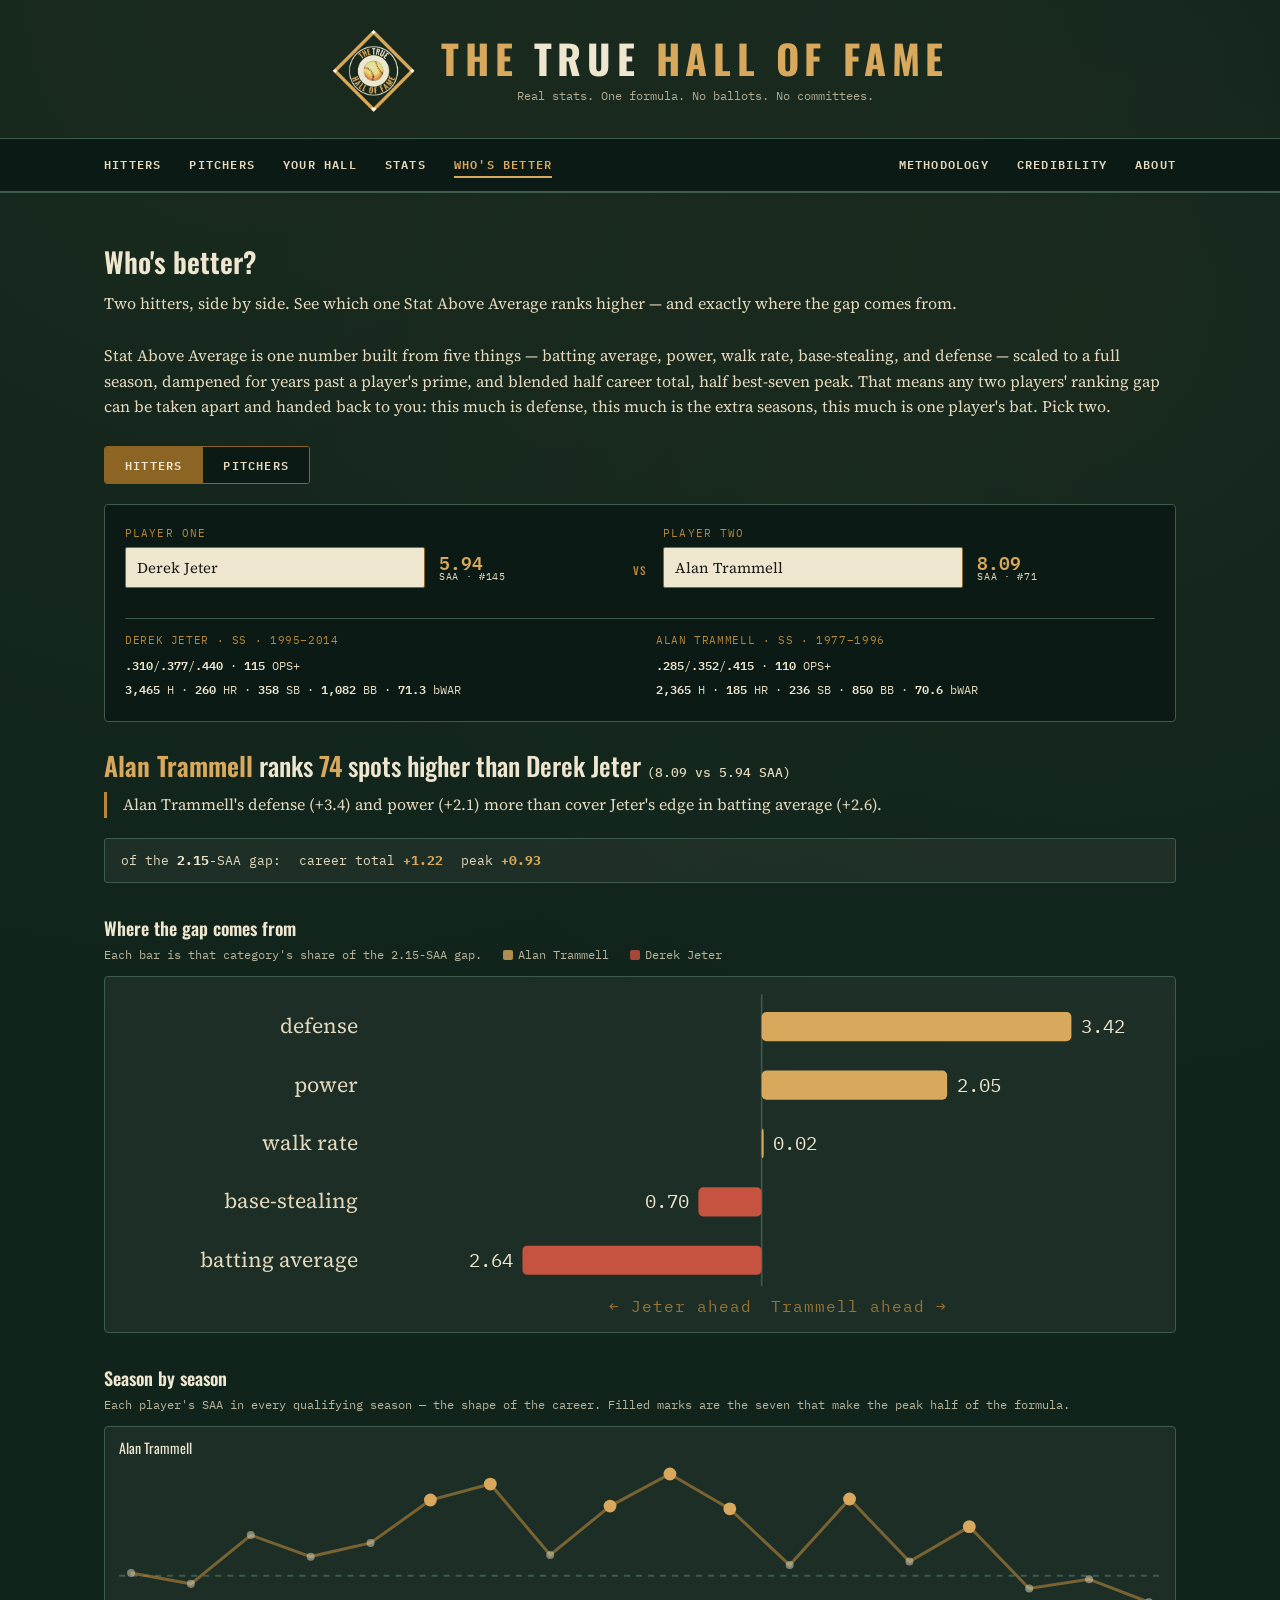
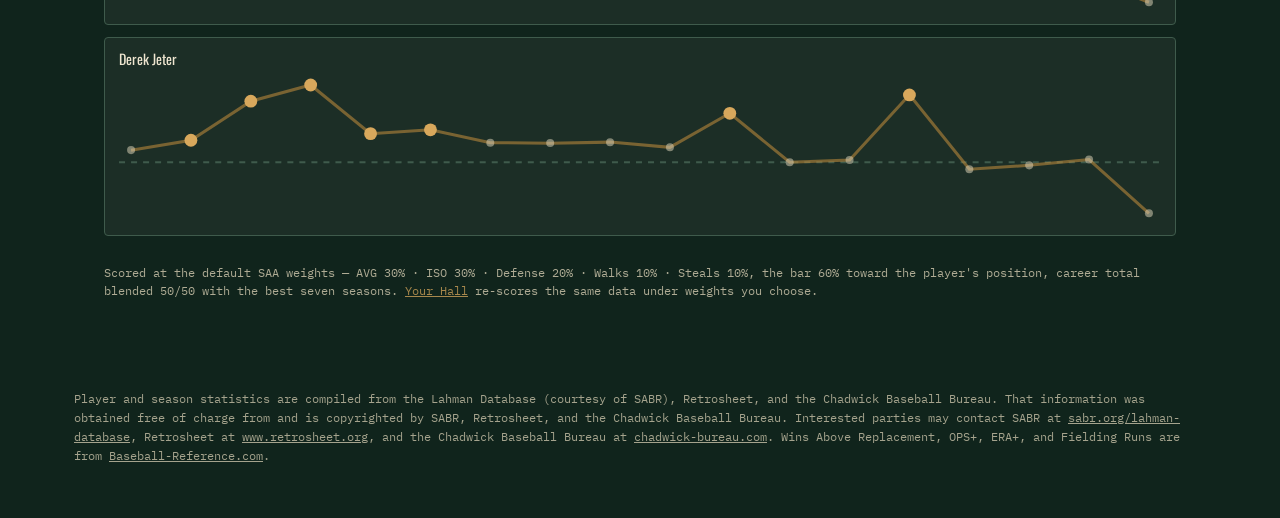
<file: why.html>
<!DOCTYPE html>
<html lang="en">
<head>
<meta charset="UTF-8">
<meta name="viewport" content="width=device-width, initial-scale=1.0">
<title>Who's Better | The TRUE Hall of Fame</title>
<meta name="description" content="Pick two hitters — or two pitchers — and see which one Stat Above Average ranks higher, and exactly why: the gap broken down by category, career length, and peak.">
<link rel="preconnect" href="https://fonts.googleapis.com">
<link href="https://fonts.googleapis.com/css2?family=Oswald:wght@400;500;600;700&family=Source+Serif+4:ital,wght@0,400;0,600;1,400&family=IBM+Plex+Mono:wght@400;500;600&display=swap" rel="stylesheet">
<link rel="stylesheet" href="css/style.css">
<link rel="stylesheet" href="css/why.css">
</head>
<body>

<header class="site-head">
  <div class="wrap site-head__inner">
    <a href="index.html" class="mark">
      <img class="mark__logo" src="img/logo.png" alt="" width="965" height="960">
      <span class="mark__stack">
        <span class="mark__text">THE <span class="mark__real">TRUE</span> HALL OF FAME</span>
        <span class="site-head__tag">Real stats. One formula. No ballots. No committees.</span>
      </span>
    </a>
  </div>
</header>

<nav class="site-menu" aria-label="Site sections">
  <div class="wrap site-menu__inner">
    <button type="button" class="site-menu__toggle" aria-expanded="false" aria-controls="siteMenuLinks">
      <span class="site-menu__toggle-label">Menu</span>
      <span class="site-menu__toggle-icon" aria-hidden="true"><span></span><span></span><span></span></span>
    </button>
    <div class="site-menu__links" id="siteMenuLinks">
    <a href="hitters.html" class="site-menu__link">Hitters</a>
    <a href="pitchers.html" class="site-menu__link">Pitchers</a>
    <a href="yourhall.html" class="site-menu__link">Your Hall</a>
    <a href="stats.html" class="site-menu__link">Stats</a>
    <a href="why.html" class="site-menu__link is-active">WHO'S BETTER</a>
    <a href="methodology.html" class="site-menu__link site-menu__link--right">Methodology</a>
    <a href="validation.html" class="site-menu__link">Credibility</a>
    <a href="index.html#about" class="site-menu__link">About</a>
    </div>
  </div>
</nav>

<main>
<section class="standards" style="padding:48px 0;">
  <div class="wrap">
    <h2 class="section-title">Who's better?</h2>
    <p class="section-lede" id="whyLede">Two hitters, side by side. See which one Stat Above Average ranks higher — and exactly where the gap comes from.</p>
    <p class="why-intro" id="whyIntro">
      Stat Above Average is one number built from five things — batting average, power, walk rate,
      base-stealing, and defense — scaled to a full season, dampened for years past a player's prime, and
      blended half career total, half best-seven peak. That means any two players' ranking gap can be taken
      apart and handed back to you: this much is defense, this much is the extra seasons, this much is one
      player's bat. Pick two.
    </p>

    <div class="why-mode" role="group" aria-label="Compare hitters or pitchers">
      <button type="button" class="why-mode__btn is-active" data-mode="hitters" aria-pressed="true">Hitters</button>
      <button type="button" class="why-mode__btn" data-mode="pitchers" aria-pressed="false">Pitchers</button>
    </div>

    <div class="why-pick">
      <div class="why-pick__field">
        <label for="whyA">Player one</label>
        <div class="why-pick__row">
          <input id="whyA" list="whyPlayers" type="text" placeholder="Start typing a name…" autocomplete="off" spellcheck="false">
          <span class="why-pick__saa" id="saaA" hidden></span>
        </div>
      </div>
      <span class="why-pick__vs">vs</span>
      <div class="why-pick__field">
        <label for="whyB">Player two</label>
        <div class="why-pick__row">
          <input id="whyB" list="whyPlayers" type="text" placeholder="Start typing a name…" autocomplete="off" spellcheck="false">
          <span class="why-pick__saa" id="saaB" hidden></span>
        </div>
      </div>
      <div class="why-pick__stats" id="whyPickStats" hidden></div>
    </div>
    <datalist id="whyPlayers"></datalist>

    <div id="whyOut" hidden></div>
  </div>
</section>
</main>

<footer class="site-foot">
  <div class="wrap site-foot__inner">
    <p>Player and season statistics are compiled from the Lahman Database (courtesy of SABR), Retrosheet, and the Chadwick Baseball Bureau. That information was obtained free of charge from and is copyrighted by SABR, Retrosheet, and the Chadwick Baseball Bureau. Interested parties may contact SABR at <a href="https://sabr.org/lahman-database" target="_blank" rel="noopener">sabr.org/lahman-database</a>, Retrosheet at <a href="https://www.retrosheet.org" target="_blank" rel="noopener">www.retrosheet.org</a>, and the Chadwick Baseball Bureau at <a href="https://www.chadwick-bureau.com" target="_blank" rel="noopener">chadwick-bureau.com</a>. Wins Above Replacement, OPS+, ERA+, and Fielding Runs are from <a href="https://www.baseball-reference.com" target="_blank" rel="noopener">Baseball-Reference.com</a>.</p>
  </div>
</footer>

<dialog class="about-modal" id="aboutModal">
  <div class="about-modal__inner">
    <button type="button" class="about-modal__close" aria-label="Close">&times;</button>
    <p class="about-modal__eyebrow">The True Hall of Fame</p>
    <h2 class="about-modal__title">About</h2>
    <p class="about-modal__line">Version <span id="aboutVersion">1.074</span></p>
    <p class="about-modal__line"><span id="aboutBuild">2026.09.04</span></p>
    <p class="about-modal__line">Author : Martin Jenkins</p>
  </div>
</dialog>

<script src="js/prefs.js"></script>
<script src="js/why-hitters.js"></script>
<script src="js/why-pitchers.js"></script>
<script src="js/why-embed.js"></script>
<script src="js/about.js"></script>
<script src="js/nav-toggle.js"></script>
</body>
</html>
</file>
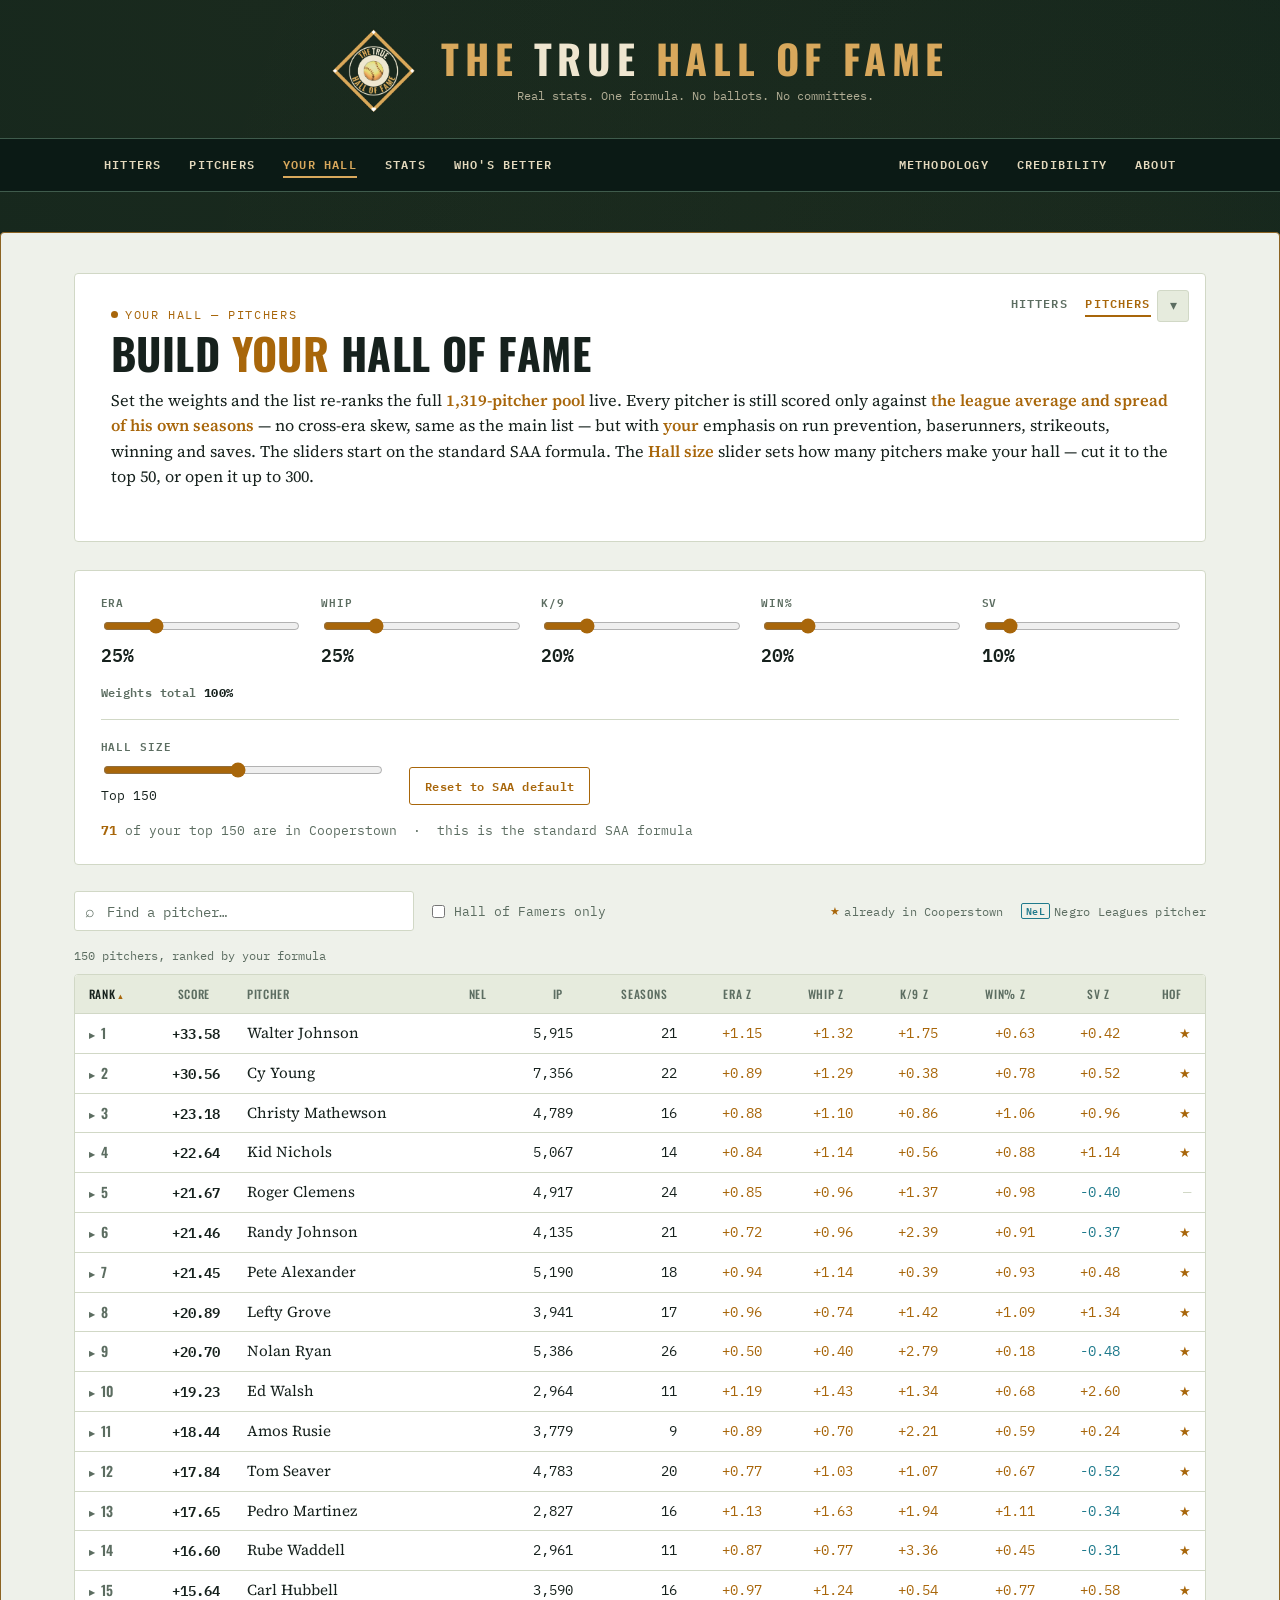
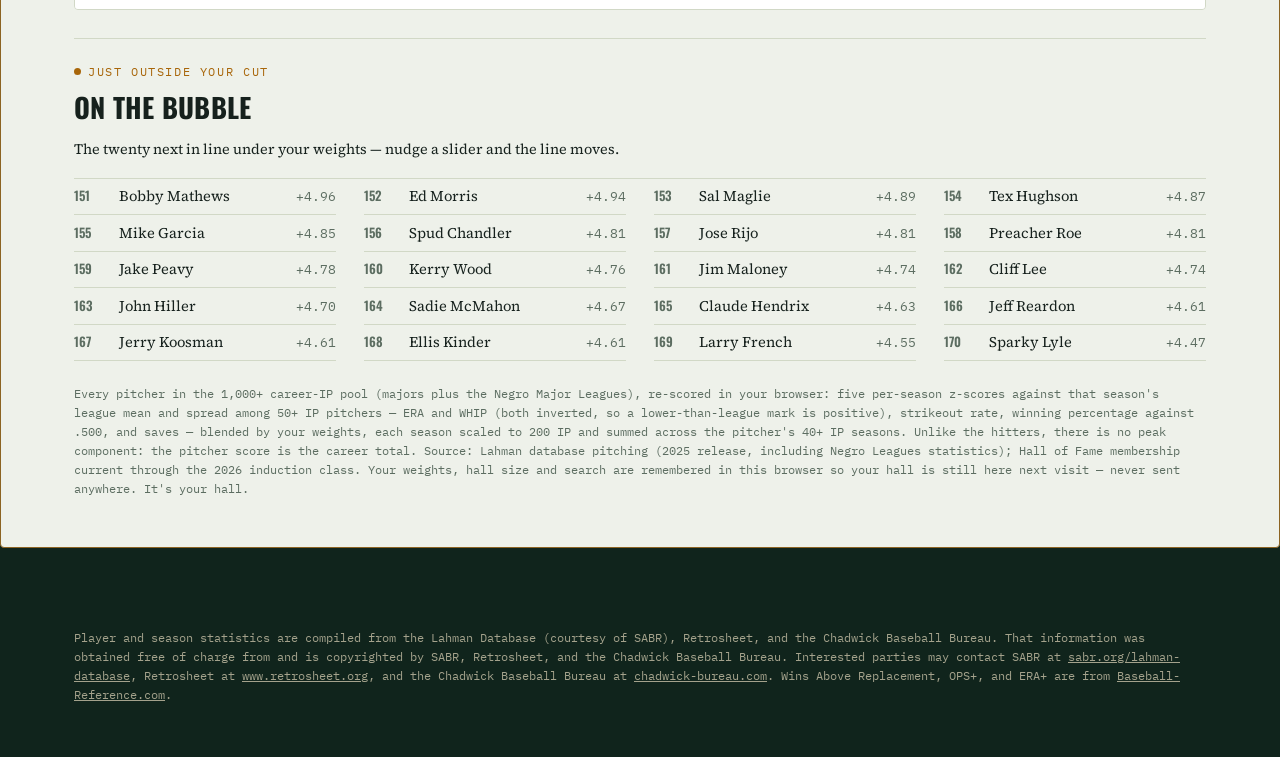
<file: yourhall-pitchers.html>
<!DOCTYPE html>
<html lang="en">
<head>
<meta charset="UTF-8">
<meta name="viewport" content="width=device-width, initial-scale=1.0">
<title>Your Hall — Pitchers | The TRUE Hall of Fame</title>
<meta name="description" content="Build your own hall of fame: set the weights on the five SAA pitching categories and the list re-ranks the full pool live, every pitcher still scored only against his own seasons' league averages.">
<link rel="preconnect" href="https://fonts.googleapis.com">
<link href="https://fonts.googleapis.com/css2?family=Oswald:wght@400;500;600;700&family=Source+Serif+4:ital,wght@0,400;0,600;1,400&family=IBM+Plex+Mono:wght@400;500;600&display=swap" rel="stylesheet">
<link rel="stylesheet" href="css/style.css">
<link rel="stylesheet" href="css/hitters-embed.css">
<link rel="stylesheet" href="css/yourhall.css">
</head>
<body>

<header class="site-head">
  <div class="wrap site-head__inner">
    <a href="index.html" class="mark">
      <img class="mark__logo" src="img/logo.png" alt="" width="965" height="960">
      <span class="mark__stack">
        <span class="mark__text">THE <span class="mark__real">TRUE</span> HALL OF FAME</span>
        <span class="site-head__tag">Real stats. One formula. No ballots. No committees.</span>
      </span>
    </a>
  </div>
</header>

<nav class="site-menu" aria-label="Site sections">
  <div class="wrap site-menu__inner">
    <button type="button" class="site-menu__toggle" aria-expanded="false" aria-controls="siteMenuLinks">
      <span class="site-menu__toggle-label">Menu</span>
      <span class="site-menu__toggle-icon" aria-hidden="true"><span></span><span></span><span></span></span>
    </button>
    <div class="site-menu__links" id="siteMenuLinks">
    <a href="hitters.html" class="site-menu__link">Hitters</a>
    <a href="pitchers.html" class="site-menu__link">Pitchers</a>
    <a href="yourhall.html" class="site-menu__link is-active">Your Hall</a>
    <a href="stats.html" class="site-menu__link">Stats</a>
    <a href="why.html" class="site-menu__link">WHO'S BETTER</a>
    <a href="methodology.html" class="site-menu__link site-menu__link--right">Methodology</a>
    <a href="validation.html" class="site-menu__link">Credibility</a>
    <a href="index.html#about" class="site-menu__link">About</a>
    </div>
  </div>
</nav>

<main>
<section class="saa-embed" id="view-yourhall-pitchers">
  <div class="wrap">

    <header class="board board--nav">
      <button type="button" class="board__toggle" aria-expanded="true" aria-controls="boardBody" aria-label="Hide list details">▾</button>
      <nav class="board__nav" aria-label="Your Hall sections">
        <a href="yourhall.html" class="board__nav-link">Hitters</a>
        <a href="yourhall-pitchers.html" class="board__nav-link is-active">Pitchers</a>
      </nav>
      <div class="eyebrow">Your Hall — pitchers</div>
      <h1>Build <em>your</em> hall of fame</h1>
      <div class="board__body" id="boardBody">
      <p class="dek">
        Set the weights and the list re-ranks the full <b>1,319-pitcher pool</b> live. Every
        pitcher is still scored only against <b>the league average and spread of his own seasons</b>
        — no cross-era skew, same as the main list — but with <b>your</b> emphasis on run prevention,
        baserunners, strikeouts, winning and saves. The sliders start on the standard SAA formula.
        The <b>Hall size</b> slider sets how many pitchers make your hall — cut it to the top 50,
        or open it up to 300.
      </p>
      </div>
    </header>

    <div class="yh-panel" id="yhPanel">
      <div class="yh-weights" id="yhWeights"></div>
      <p class="yh-total" id="yhTotal"></p>
      <div class="yh-panel__controls">
        <label class="yh-field yh-field--size">
          <span class="yh-field__label">Hall size</span>
          <input type="range" id="yhSize" min="10" max="300" step="10" value="150" aria-label="How many players in your hall">
          <span class="yh-field__val" id="yhSizeVal">Top 150</span>
        </label>
        <button type="button" class="yh-reset" id="yhReset">Reset to SAA default</button>
      </div>
      <p class="yh-panel__readout" id="yhReadout"></p>
    </div>

    <div class="controls">
      <div class="search">
        <input id="saaQ" type="text" placeholder="Find a pitcher…" autocomplete="off">
      </div>
      <label class="toggle">
        <input type="checkbox" id="saaHofOnly">
        Hall of Famers only
      </label>
      <div class="legend">
        <span><span class="hof-star">★</span> already in Cooperstown</span>
        <span><span class="nel-tag">NeL</span> Negro Leagues pitcher</span>
      </div>
    </div>

    <div class="count" id="saaCount"></div>

    <div class="table-shell">
      <table>
        <thead>
          <tr>
            <th data-key="rank" class="sorted">Rank<span class="arrow">▲</span></th>
            <th data-key="saa">Score<span class="arrow">▲</span></th>
            <th data-key="name" class="name-col">Pitcher<span class="arrow">▲</span></th>
            <th data-key="nel" class="nel-col">NeL<span class="arrow">▲</span></th>
            <th data-key="ip">IP<span class="arrow">▲</span></th>
            <th data-key="seasons">Seasons<span class="arrow">▲</span></th>
            <th data-key="era">ERA z<span class="arrow">▲</span></th>
            <th data-key="whip">WHIP z<span class="arrow">▲</span></th>
            <th data-key="k9">K/9 z<span class="arrow">▲</span></th>
            <th data-key="wpct">WIN% z<span class="arrow">▲</span></th>
            <th data-key="sv">SV z<span class="arrow">▲</span></th>
            <th data-key="hof">HOF<span class="arrow">▲</span></th>
          </tr>
        </thead>
        <tbody id="saaRows"></tbody>
      </table>
      <div class="empty" id="saaEmpty" style="display:none;">No pitchers match "<span id="saaQEcho"></span>".</div>
    </div>

    <section class="bubble" aria-labelledby="bubble-h">
      <p class="eyebrow">Just outside your cut</p>
      <h2 id="bubble-h">On the bubble</h2>
      <p class="bubble__lede">
        The twenty next in line under your weights — nudge a slider and the line moves.
      </p>
      <div class="bubble__list" id="saaBubble"></div>
    </section>

    <footer>
      Every pitcher in the 1,000+ career-IP pool (majors plus the Negro Major Leagues), re-scored in
      your browser: five per-season z-scores against that season's league mean and spread among 50+ IP
      pitchers — ERA and WHIP (both inverted, so a lower-than-league mark is positive), strikeout rate,
      winning percentage against .500, and saves — blended by your weights, each season scaled to 200 IP
      and summed across the pitcher's 40+ IP seasons. Unlike the hitters, there is no peak component:
      the pitcher score is the career total. Source: Lahman database pitching (2025 release, including
      Negro Leagues statistics); Hall of Fame membership current through the 2026 induction class.
      Your weights, hall size and search are remembered in this browser so your hall is still here
      next visit — never sent anywhere. It's your hall.
    </footer>

  </div>
</section>
</main>

<footer class="site-foot">
  <div class="wrap site-foot__inner">
    <p>Player and season statistics are compiled from the Lahman Database (courtesy of SABR), Retrosheet, and the Chadwick Baseball Bureau. That information was obtained free of charge from and is copyrighted by SABR, Retrosheet, and the Chadwick Baseball Bureau. Interested parties may contact SABR at <a href="https://sabr.org/lahman-database" target="_blank" rel="noopener">sabr.org/lahman-database</a>, Retrosheet at <a href="https://www.retrosheet.org" target="_blank" rel="noopener">www.retrosheet.org</a>, and the Chadwick Baseball Bureau at <a href="https://www.chadwick-bureau.com" target="_blank" rel="noopener">chadwick-bureau.com</a>. Wins Above Replacement, OPS+, and ERA+ are from <a href="https://www.baseball-reference.com" target="_blank" rel="noopener">Baseball-Reference.com</a>.</p>
  </div>
</footer>

<dialog class="about-modal" id="aboutModal">
  <div class="about-modal__inner">
    <button type="button" class="about-modal__close" aria-label="Close">&times;</button>
    <p class="about-modal__eyebrow">The True Hall of Fame</p>
    <h2 class="about-modal__title">About</h2>
    <p class="about-modal__line">Version <span id="aboutVersion">1.074</span></p>
    <p class="about-modal__line"><span id="aboutBuild">2026.09.04</span></p>
    <p class="about-modal__line">Author : Martin Jenkins</p>
  </div>
</dialog>

<script src="js/prefs.js"></script>
<script src="js/yourhall-pitchers-data.js"></script>
<script src="js/yourhall-pitchers-cards.js"></script>
<script src="js/yourhall-embed.js"></script>
<script src="js/board-collapse.js"></script>
<script src="js/about.js"></script>
<script src="js/nav-toggle.js"></script>
</body>
</html>
</file>
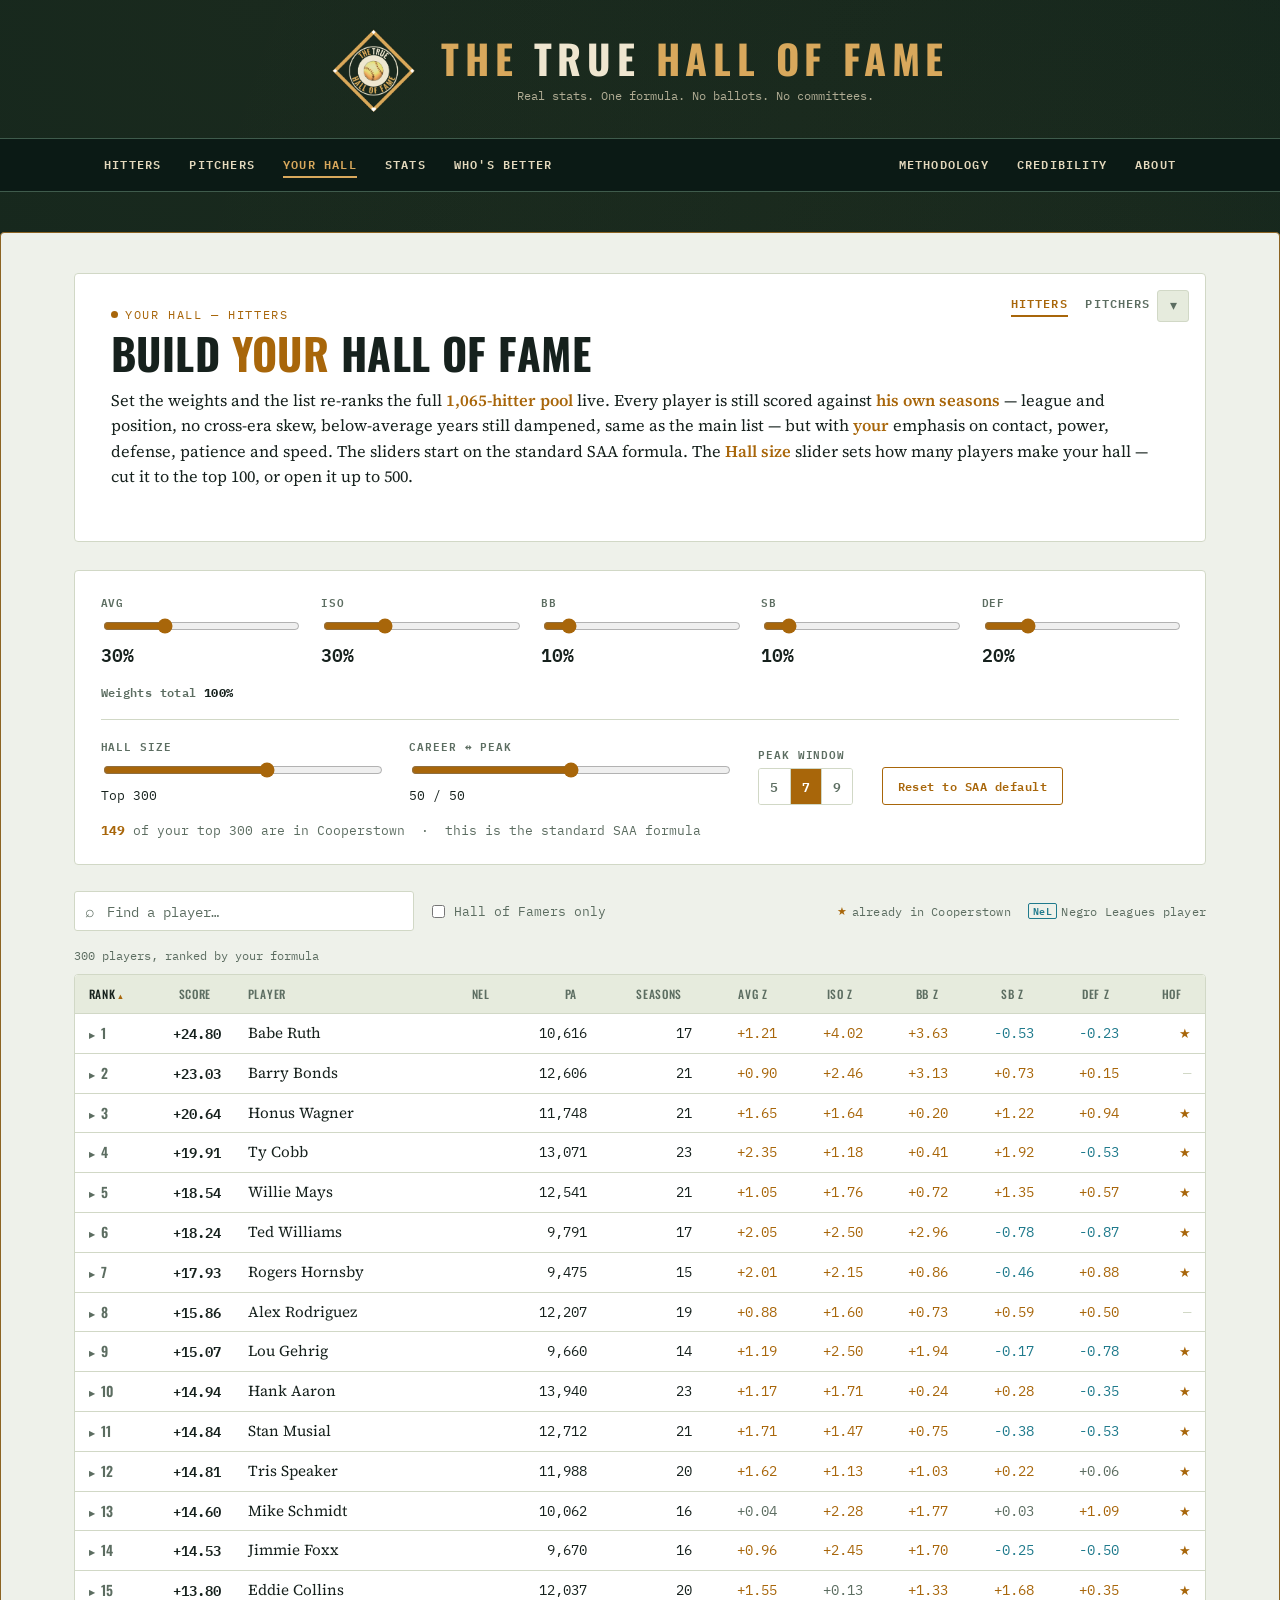
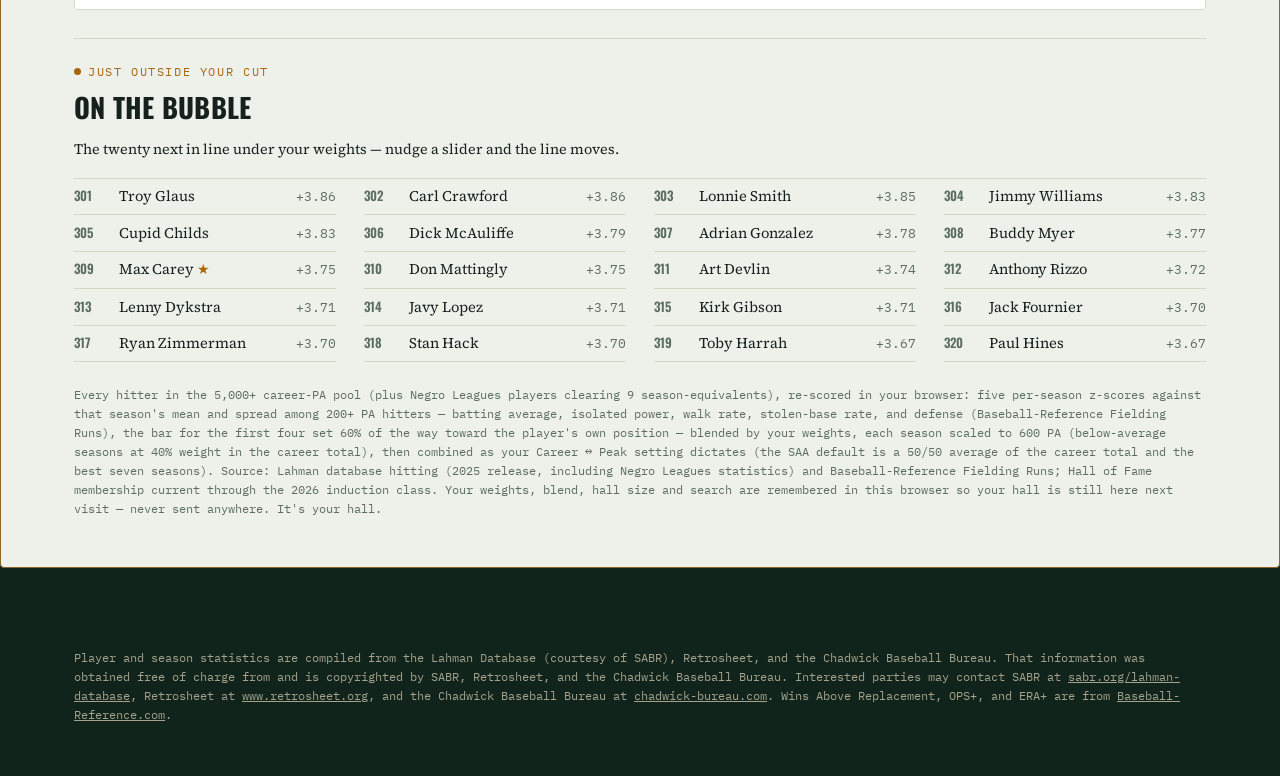
<file: yourhall.html>
<!DOCTYPE html>
<html lang="en">
<head>
<meta charset="UTF-8">
<meta name="viewport" content="width=device-width, initial-scale=1.0">
<title>Your Hall — Hitters | The TRUE Hall of Fame</title>
<meta name="description" content="Build your own hall of fame: set the weights on the five SAA hitting categories and the list re-ranks the full pool live, every player still scored against his own seasons — league and position — with the SAA age-curve adjustment intact.">
<link rel="preconnect" href="https://fonts.googleapis.com">
<link href="https://fonts.googleapis.com/css2?family=Oswald:wght@400;500;600;700&family=Source+Serif+4:ital,wght@0,400;0,600;1,400&family=IBM+Plex+Mono:wght@400;500;600&display=swap" rel="stylesheet">
<link rel="stylesheet" href="css/style.css">
<link rel="stylesheet" href="css/hitters-embed.css">
<link rel="stylesheet" href="css/yourhall.css">
</head>
<body>

<header class="site-head">
  <div class="wrap site-head__inner">
    <a href="index.html" class="mark">
      <img class="mark__logo" src="img/logo.png" alt="" width="965" height="960">
      <span class="mark__stack">
        <span class="mark__text">THE <span class="mark__real">TRUE</span> HALL OF FAME</span>
        <span class="site-head__tag">Real stats. One formula. No ballots. No committees.</span>
      </span>
    </a>
  </div>
</header>

<nav class="site-menu" aria-label="Site sections">
  <div class="wrap site-menu__inner">
    <button type="button" class="site-menu__toggle" aria-expanded="false" aria-controls="siteMenuLinks">
      <span class="site-menu__toggle-label">Menu</span>
      <span class="site-menu__toggle-icon" aria-hidden="true"><span></span><span></span><span></span></span>
    </button>
    <div class="site-menu__links" id="siteMenuLinks">
    <a href="hitters.html" class="site-menu__link">Hitters</a>
    <a href="pitchers.html" class="site-menu__link">Pitchers</a>
    <a href="yourhall.html" class="site-menu__link is-active">Your Hall</a>
    <a href="stats.html" class="site-menu__link">Stats</a>
    <a href="why.html" class="site-menu__link">WHO'S BETTER</a>
    <a href="methodology.html" class="site-menu__link site-menu__link--right">Methodology</a>
    <a href="validation.html" class="site-menu__link">Credibility</a>
    <a href="index.html#about" class="site-menu__link">About</a>
    </div>
  </div>
</nav>

<main>
<section class="saa-embed" id="view-yourhall">
  <div class="wrap">

    <header class="board board--nav">
      <button type="button" class="board__toggle" aria-expanded="true" aria-controls="boardBody" aria-label="Hide list details">▾</button>
      <nav class="board__nav" aria-label="Your Hall sections">
        <a href="yourhall.html" class="board__nav-link is-active">Hitters</a>
        <a href="yourhall-pitchers.html" class="board__nav-link">Pitchers</a>
      </nav>
      <div class="eyebrow">Your Hall — hitters</div>
      <h1>Build <em>your</em> hall of fame</h1>
      <div class="board__body" id="boardBody">
      <p class="dek">
        Set the weights and the list re-ranks the full <b>1,065-hitter pool</b> live. Every
        player is still scored against <b>his own seasons</b> — league and position, no cross-era
        skew, below-average years still dampened, same as the main list — but with <b>your</b>
        emphasis on contact, power, defense, patience and speed. The sliders start on the standard
        SAA formula. The <b>Hall size</b> slider sets how many players make your hall — cut it to the
        top 100, or open it up to 500.
      </p>
      </div>
    </header>

    <div class="yh-panel" id="yhPanel">
      <div class="yh-weights" id="yhWeights"></div>
      <p class="yh-total" id="yhTotal"></p>
      <div class="yh-panel__controls">
        <label class="yh-field yh-field--size">
          <span class="yh-field__label">Hall size</span>
          <input type="range" id="yhSize" min="10" max="500" step="10" value="300" aria-label="How many players in your hall">
          <span class="yh-field__val" id="yhSizeVal">Top 300</span>
        </label>
        <label class="yh-field yh-field--blend">
          <span class="yh-field__label">Career &harr; Peak</span>
          <input type="range" id="yhBlend" min="0" max="100" step="1" value="50" aria-label="Career vs peak blend">
          <span class="yh-field__val" id="yhBlendVal">50 / 50</span>
        </label>
        <div class="yh-field">
          <span class="yh-field__label">Peak window</span>
          <span class="yh-seg" id="yhPeak" role="group" aria-label="Peak window, best N seasons">
            <button type="button" data-n="5">5</button>
            <button type="button" data-n="7" class="is-on">7</button>
            <button type="button" data-n="9">9</button>
          </span>
        </div>
        <button type="button" class="yh-reset" id="yhReset">Reset to SAA default</button>
      </div>
      <p class="yh-panel__readout" id="yhReadout"></p>
    </div>

    <div class="controls">
      <div class="search">
        <input id="saaQ" type="text" placeholder="Find a player…" autocomplete="off">
      </div>
      <label class="toggle">
        <input type="checkbox" id="saaHofOnly">
        Hall of Famers only
      </label>
      <div class="legend">
        <span><span class="hof-star">★</span> already in Cooperstown</span>
        <span><span class="nel-tag">NeL</span> Negro Leagues player</span>
      </div>
    </div>

    <div class="count" id="saaCount"></div>

    <div class="table-shell">
      <table>
        <thead>
          <tr>
            <th data-key="rank" class="sorted">Rank<span class="arrow">▲</span></th>
            <th data-key="saa">Score<span class="arrow">▲</span></th>
            <th data-key="name" class="name-col">Player<span class="arrow">▲</span></th>
            <th data-key="nel" class="nel-col">NeL<span class="arrow">▲</span></th>
            <th data-key="pa">PA<span class="arrow">▲</span></th>
            <th data-key="seasons">Seasons<span class="arrow">▲</span></th>
            <th data-key="avg">AVG z<span class="arrow">▲</span></th>
            <th data-key="iso">ISO z<span class="arrow">▲</span></th>
            <th data-key="bb">BB z<span class="arrow">▲</span></th>
            <th data-key="sb">SB z<span class="arrow">▲</span></th>
            <th data-key="def">DEF z<span class="arrow">▲</span></th>
            <th data-key="hof">HOF<span class="arrow">▲</span></th>
          </tr>
        </thead>
        <tbody id="saaRows"></tbody>
      </table>
      <div class="empty" id="saaEmpty" style="display:none;">No players match "<span id="saaQEcho"></span>".</div>
    </div>

    <section class="bubble" aria-labelledby="bubble-h">
      <p class="eyebrow">Just outside your cut</p>
      <h2 id="bubble-h">On the bubble</h2>
      <p class="bubble__lede">
        The twenty next in line under your weights — nudge a slider and the line moves.
      </p>
      <div class="bubble__list" id="saaBubble"></div>
    </section>

    <footer>
      Every hitter in the 5,000+ career-PA pool (plus Negro Leagues players clearing 9 season-equivalents),
      re-scored in your browser: five per-season z-scores against that season's mean and spread among
      200+ PA hitters — batting average, isolated power, walk rate, stolen-base rate, and defense
      (Baseball-Reference Fielding Runs), the bar for the first four set 60% of the way toward the player's
      own position — blended by your weights, each season scaled to 600 PA (below-average seasons at 40%
      weight in the career total), then combined as your Career&nbsp;&harr;&nbsp;Peak setting dictates (the
      SAA default is a 50/50 average of the career total and the best seven seasons). Source: Lahman
      database hitting (2025 release, including Negro Leagues statistics) and Baseball-Reference Fielding
      Runs; Hall of Fame membership current through the 2026 induction class. Your weights, blend, hall size and search are
      remembered in this browser so your hall is still here next visit — never sent anywhere. It's your hall.
    </footer>

  </div>
</section>
</main>

<footer class="site-foot">
  <div class="wrap site-foot__inner">
    <p>Player and season statistics are compiled from the Lahman Database (courtesy of SABR), Retrosheet, and the Chadwick Baseball Bureau. That information was obtained free of charge from and is copyrighted by SABR, Retrosheet, and the Chadwick Baseball Bureau. Interested parties may contact SABR at <a href="https://sabr.org/lahman-database" target="_blank" rel="noopener">sabr.org/lahman-database</a>, Retrosheet at <a href="https://www.retrosheet.org" target="_blank" rel="noopener">www.retrosheet.org</a>, and the Chadwick Baseball Bureau at <a href="https://www.chadwick-bureau.com" target="_blank" rel="noopener">chadwick-bureau.com</a>. Wins Above Replacement, OPS+, and ERA+ are from <a href="https://www.baseball-reference.com" target="_blank" rel="noopener">Baseball-Reference.com</a>.</p>
  </div>
</footer>

<dialog class="about-modal" id="aboutModal">
  <div class="about-modal__inner">
    <button type="button" class="about-modal__close" aria-label="Close">&times;</button>
    <p class="about-modal__eyebrow">The True Hall of Fame</p>
    <h2 class="about-modal__title">About</h2>
    <p class="about-modal__line">Version <span id="aboutVersion">1.074</span></p>
    <p class="about-modal__line"><span id="aboutBuild">2026.09.04</span></p>
    <p class="about-modal__line">Author : Martin Jenkins</p>
  </div>
</dialog>

<script src="js/prefs.js"></script>
<script src="js/yourhall-hitters-data.js"></script>
<script src="js/yourhall-hitters-cards.js"></script>
<script src="js/yourhall-embed.js"></script>
<script src="js/board-collapse.js"></script>
<script src="js/about.js"></script>
<script src="js/nav-toggle.js"></script>
</body>
</html>
</file>
<file: css/style.css>
/* ============================================================
   THE REAL BASEBALL HALL OF FAME — design tokens
   Palette: dugout green / scorecard cream / plaque brass / brick-wall red
   ============================================================ */
:root {
  --ink:        #1b1a17;
  --bg:         #10241c;
  --bg-deep:    #0b1a15;
  --paper:      #efe6d0;
  --paper-dim:  #e4d9bd;
  --brass:      #b8873b;
  --brass-lt:   #d8a85c;
  --brass-dk:   #8c6423;
  --flag:       #9b3a2e;
  --flag-lt:    #c65240;
  --green-line: #3f5b4c;
  --ok:         #4b7a5c;

  --font-display: 'Oswald', sans-serif;
  --font-body:    'Source Serif 4', serif;
  --font-mono:    'IBM Plex Mono', monospace;
}

* { box-sizing: border-box; }

html { scroll-behavior: smooth; }

body {
  margin: 0;
  background: var(--bg);
  background-image:
    radial-gradient(circle at 20% 0%, rgba(184,135,59,0.06), transparent 45%),
    radial-gradient(circle at 85% 15%, rgba(184,135,59,0.05), transparent 40%);
  color: var(--paper);
  font-family: var(--font-body);
  line-height: 1.5;
}

.wrap {
  max-width: 1120px;
  margin: 0 auto;
  padding: 0 24px;
}

a { color: var(--brass-lt); }

:focus-visible {
  outline: 2px solid var(--brass-lt);
  outline-offset: 3px;
}

@media (prefers-reduced-motion: reduce) {
  html { scroll-behavior: auto; }
  * { animation-duration: 0.01ms !important; transition-duration: 0.01ms !important; }
}

/* ---------------- Header ---------------- */
.site-head {
  border-bottom: 1px solid var(--green-line);
  padding: 28px 0 24px;
}
.site-head__inner {
  display: flex;
  flex-direction: row;
  align-items: center;
  justify-content: center;
  gap: 12px;
}
.mark {
  display: inline-flex;
  align-items: center;
  justify-content: center;
  gap: clamp(14px, 3vw, 24px);
}
.mark__stack {
  display: flex;
  flex-direction: column;
  align-items: center;
  gap: 6px;
}
.mark,
.mark:hover,
.mark:focus,
.mark:visited { text-decoration: none; }

/* ---------------- Menu bar ---------------- */
.site-menu {
  background: var(--bg-deep);
  border-bottom: 1px solid var(--green-line);
}
.site-menu__inner {
  display: flex;
  align-items: center;
  flex-wrap: wrap;
  padding-top: 13px;
  padding-bottom: 13px;
}
.site-menu__links {
  display: flex;
  align-items: center;
  flex-wrap: wrap;
  gap: 28px;
  width: 100%;
}
.site-menu__toggle { display: none; }
.site-menu__link {
  font-family: var(--font-mono);
  font-size: 12px;
  font-weight: 600;
  letter-spacing: 0.1em;
  text-transform: uppercase;
  text-decoration: none;
  color: var(--paper-dim);
  background: none;
  border: none;
  border-bottom: 2px solid transparent;
  padding: 3px 0;
  cursor: pointer;
  transition: color 0.15s, border-color 0.15s;
}
.site-menu__link:hover,
.site-menu__link:focus-visible,
.site-menu__link.is-active {
  color: var(--brass-lt);
  border-color: var(--brass-lt);
}
.site-menu__link--right {
  margin-left: auto;
}
.site-menu__soon {
  font-size: 9px;
  color: var(--brass);
  opacity: 0.75;
  letter-spacing: 0.06em;
  margin-left: 2px;
}
.mark__logo {
  height: clamp(58px, 12vw, 86px);
  width: auto;
  display: block;
  flex: none;
}
.mark__text {
  font-family: var(--font-display);
  font-weight: 700;
  font-size: clamp(20px, 5vw, 40px);
  letter-spacing: 0.14em;
  line-height: 1.1;
  white-space: nowrap;
  text-align: center;
  color: var(--brass-lt);
}
/* "REAL" set brighter than the surrounding brass so it stands out */
.mark__real { color: var(--paper); }
.site-head__tag {
  font-family: var(--font-mono);
  font-size: 12px;
  color: var(--paper-dim);
  text-align: center;
  white-space: nowrap;
  margin: 0;
  opacity: 0.75;
  line-height: 1.6;
}

/* ---------------- Hero ---------------- */
.hero {
  position: relative;
  padding: 36px 0 56px;
  border-bottom: 1px solid var(--green-line);
}
/* The hall image is shown whole and untouched — natural aspect ratio,
   no crop, no scrim. The headline sits above it, the welcome copy below,
   so the "Ranked on the field" section frames the picture. */
.hero__head {
  margin: 0 0 1.4rem;
}
.hero__head .hero__headline { margin-bottom: 0; }
.hero__figure {
  margin: 0 0 1.75rem;
  border: 1px solid var(--brass-dk);
  border-radius: 4px;
  overflow: hidden;
  background: var(--bg-deep);
  box-shadow: 0 18px 40px -18px rgba(0,0,0,0.55);
}
.hero__figure img {
  display: block;
  width: 100%;
  height: auto;
}
.eyebrow {
  font-family: var(--font-mono);
  font-size: 12px;
  letter-spacing: 0.18em;
  text-transform: uppercase;
  color: var(--brass);
  margin: 0 0 18px;
}
.hero__headline {
  font-family: var(--font-display);
  font-weight: 600;
  font-size: clamp(15px, 4.75vw, 53px);
  line-height: 1.06;
  letter-spacing: -0.01em;
  margin: 0 0 24px;
  max-width: none;
  white-space: nowrap;
  color: var(--paper);
}
/* same accent as the SAA table's "Stat Above Average" (--saa-accent) */
.hero__headline-em { color: #a8660a; }

/* dotted eyebrow, matching the SAA table's .eyebrow */
.hero__eyebrow {
  display: flex;
  align-items: center;
  gap: 0.6em;
  margin: 0 0 0.55rem;
  font-family: var(--font-mono);
  font-size: 0.72rem;
  font-weight: 600;
  letter-spacing: 0.14em;
  text-transform: uppercase;
  color: #a8660a;
}
.hero__eyebrow::before {
  content: "";
  flex: none;
  width: 7px;
  height: 7px;
  border-radius: 50%;
  background: #a8660a;
}

/* Welcome panel — the same light "ledger" box as the embedded SAA table:
   pale ground, brass-dark rule, cream-dark ink (mirrors .saa-embed). */
.hero__copy {
  background: #ffffff;
  color: #16211d;
  border: 1px solid var(--brass-dk);
  border-radius: 4px;
  padding: 2rem 2.25rem 1.75rem;
  font-family: Helvetica, 'Helvetica Neue', Arial, sans-serif;
  font-size: 1rem;
  line-height: 1.6;
  max-width: none;
}
.hero__copy p {
  max-width: none;
  margin: 0 0 1.1rem;
}
.hero__copy p:last-child { margin-bottom: 0; }
.hero__copy strong { color: #a8660a; font-weight: 600; }

/* "Resume where you left off" — shown by js/resume.js only for returning
   visitors. Sits just outside the welcome box, tucked under its lower-right
   corner. */
.hero__resume[hidden] { display: none; }
.hero__resume {
  margin: 0.6rem 0 0;
  text-align: right;
  font-family: 'IBM Plex Mono', ui-monospace, Menlo, monospace;
  font-size: 0.8rem;
}
.hero__resume a {
  color: var(--brass-lt);
  text-decoration: none;
  border-bottom: 1px solid rgba(216, 168, 92, 0.4);
  padding-bottom: 1px;
}
.hero__resume a:hover { border-bottom-color: var(--brass-lt); }
.hero__resume a::after { content: " \2192"; }

/* ---------------- Controls ---------------- */
.ledger-controls {
  background: var(--bg-deep);
  border-bottom: 1px solid var(--green-line);
  padding: 20px 0;
  position: sticky;
  top: 0;
  z-index: 10;
}
.ledger-controls__row {
  display: flex;
  gap: 28px;
  flex-wrap: wrap;
}
.field { display: flex; flex-direction: column; gap: 6px; }
.field label {
  font-family: var(--font-mono);
  font-size: 11px;
  letter-spacing: 0.1em;
  text-transform: uppercase;
  color: var(--brass);
}
.field select {
  font-family: var(--font-body);
  font-size: 14px;
  background: var(--paper);
  color: var(--ink);
  border: 1px solid var(--brass-dk);
  border-radius: 2px;
  padding: 8px 10px;
  min-width: 220px;
}

/* ---------------- Plaque grid ---------------- */
.plaque-grid {
  padding: 48px 24px 24px;
  display: grid;
  grid-template-columns: repeat(auto-fill, minmax(320px, 1fr));
  gap: 22px;
}

.plaque {
  background: var(--paper);
  color: var(--ink);
  border-radius: 3px;
  position: relative;
  padding: 22px 22px 20px;
  box-shadow: 0 10px 24px rgba(0,0,0,0.28);
  border-top: 5px solid var(--brass);
}
.plaque[data-role="pitcher"] { border-top-color: var(--ok); }

.plaque__flag {
  position: absolute;
  top: -12px;
  right: 18px;
  background: var(--brass-dk);
  color: var(--paper);
  font-family: var(--font-mono);
  font-weight: 600;
  font-size: 12px;
  letter-spacing: 0.04em;
  padding: 5px 10px;
  border-radius: 2px;
  box-shadow: 0 3px 8px rgba(0,0,0,0.35);
}
.plaque[data-role="pitcher"] .plaque__flag {
  background: var(--ok);
}

.plaque__name {
  font-family: var(--font-display);
  font-weight: 600;
  font-size: 24px;
  margin: 6px 0 2px;
}
.plaque__meta {
  font-family: var(--font-mono);
  font-size: 12px;
  color: #5a5346;
  margin: 0 0 14px;
}

.plaque__jaws {
  display: flex;
  align-items: baseline;
  gap: 10px;
  margin-bottom: 6px;
}
.plaque__jaws-num {
  font-family: var(--font-mono);
  font-weight: 600;
  font-size: 34px;
  line-height: 1;
}
.plaque__jaws-label {
  font-family: var(--font-mono);
  font-size: 11px;
  text-transform: uppercase;
  letter-spacing: 0.08em;
  color: #5a5346;
}

.plaque__bar-track {
  height: 8px;
  background: #d9cba6;
  border-radius: 4px;
  overflow: hidden;
  margin: 10px 0 4px;
}
.plaque__bar-fill {
  height: 100%;
  background: linear-gradient(90deg, var(--brass-dk), var(--brass-lt));
}
.plaque__bar-fill.above { background: linear-gradient(90deg, #33513d, var(--ok)); }
.plaque__bar-caption {
  font-family: var(--font-mono);
  font-size: 11px;
  color: #5a5346;
  margin: 0 0 14px;
}

.plaque__statline {
  display: flex;
  gap: 16px;
  font-family: var(--font-mono);
  font-size: 12.5px;
  border-top: 1px dashed #c6b78e;
  border-bottom: 1px dashed #c6b78e;
  padding: 10px 0;
  margin-bottom: 12px;
}
.plaque__statline span { display: block; }
.plaque__statline b { display: block; font-size: 15px; }

.plaque__note {
  font-size: 13.5px;
  color: #3a362c;
  margin: 0 0 8px;
  line-height: 1.5;
}
.plaque__ballot {
  font-size: 12.5px;
  color: #6b6350;
  font-style: italic;
  margin: 0;
}

.empty-state {
  grid-column: 1 / -1;
  text-align: center;
  padding: 40px;
  font-family: var(--font-mono);
  color: var(--paper-dim);
  border: 1px dashed var(--green-line);
  border-radius: 4px;
}

/* ---------------- Pitchers placeholder view ---------------- */
.view-soon {
  min-height: 50vh;
  display: flex;
  align-items: center;
  padding: 56px 0;
}
.view-soon[hidden] { display: none; }
.view-soon__eyebrow {
  font-family: var(--font-mono);
  font-size: 12px;
  letter-spacing: 0.18em;
  text-transform: uppercase;
  color: var(--brass);
  margin: 0 0 18px;
}
.view-soon__headline {
  font-family: var(--font-display);
  font-weight: 600;
  font-size: clamp(26px, 4vw, 40px);
  line-height: 1.1;
  margin: 0 0 20px;
  max-width: 16ch;
  color: var(--paper);
}
.view-soon__body {
  font-size: 16px;
  max-width: 58ch;
  color: var(--paper-dim);
  margin: 0;
}

/* ---------------- Standards section ---------------- */
.standards { padding: 56px 0; border-top: 1px solid var(--green-line); }
.section-title {
  font-family: var(--font-display);
  font-weight: 600;
  font-size: 28px;
  margin: 0 0 8px;
  color: var(--paper);
}
.section-lede { color: var(--paper-dim); max-width: none; margin: 0 0 28px; }

.standards__table {
  display: grid;
  gap: 12px;
}
.formula-box {
  background: rgba(239,230,208,0.06);
  border: 1px solid var(--green-line);
  border-radius: 4px;
  padding: 22px 24px;
}
.formula-row {
  display: flex;
  flex-wrap: wrap;
  align-items: center;
  gap: 10px 14px;
  font-family: var(--font-mono);
  font-size: 14px;
  margin-bottom: 14px;
}
.formula-term {
  background: rgba(184,135,59,0.14);
  color: var(--brass-lt);
  padding: 5px 10px;
  border-radius: 3px;
  border: 1px solid rgba(184,135,59,0.4);
}
.formula-eq, .formula-plus {
  color: var(--paper-dim);
  opacity: 0.7;
}
.formula-desc {
  color: var(--paper-dim);
  font-size: 15px;
  max-width: none;
  margin: 0;
}
.formula-desc--lede {
  margin-bottom: 14px;
}
.formula-divider {
  border: 0;
  border-top: 1px solid var(--green-line);
  margin: 22px 0;
}
.formula-row--last {
  margin-bottom: 0;
}
.standards__row {
  display: grid;
  grid-template-columns: 140px 1fr 90px 90px 90px;
  gap: 16px;
  align-items: center;
  background: rgba(239,230,208,0.06);
  border: 1px solid var(--green-line);
  border-radius: 3px;
  padding: 14px 18px;
  font-family: var(--font-mono);
  font-size: 13px;
}
.standards__row .label { font-family: var(--font-display); font-size: 16px; letter-spacing: 0.02em; }
.standards__row .col-h {
  font-size: 10.5px;
  text-transform: uppercase;
  letter-spacing: 0.08em;
  color: var(--brass);
  display: block;
  margin-bottom: 2px;
}

/* ---------------- Dossier ---------------- */
.dossier {
  padding: 56px 0 72px;
  border-top: 1px solid var(--green-line);
  background: var(--bg-deep);
}
/* same bounds as .standards > .wrap, so the copy lines up edge-for-edge
   with the "How Stat Above Average works" formula box below it */
.dossier__inner { text-align: left; }
.dossier p { color: var(--paper-dim); font-size: 17px; max-width: none; }
.dossier__punch {
  color: var(--flag-lt) !important;
  font-family: var(--font-display);
  font-size: 20px;
  font-weight: 500;
  border-left: 3px solid var(--flag);
  padding-left: 16px;
}

/* ---------------- Methodology page ---------------- */
.standards__note {
  color: var(--paper-dim);
  font-size: 15px;
  line-height: 1.6;
  max-width: none;
  margin: 22px 0 0;
}
.glossary {
  padding: 56px 0 64px;
  border-top: 1px solid var(--green-line);
}
.glossary h3 {
  font-family: var(--font-display);
  font-weight: 600;
  font-size: 18px;
  letter-spacing: 0.02em;
  color: var(--brass-lt);
  margin: 40px 0 6px;
}
.glossary h3:first-of-type { margin-top: 8px; }
.glossary dl { margin: 0; }
.glossary dt {
  font-family: var(--font-mono);
  font-weight: 600;
  font-size: 14px;
  color: var(--paper);
  margin-top: 18px;
}
.glossary dl > dt:first-of-type { margin-top: 8px; }
.glossary dd {
  margin: 4px 0 0;
  color: var(--paper-dim);
  font-size: 16px;
  line-height: 1.55;
  max-width: none;
}

/* ---------------- Footer ---------------- */
.site-foot { padding: 28px 0 40px; }
/* line the footnote up with the list tables (.saa-embed .wrap), not the
   narrower site .wrap */
.site-foot__inner { max-width: 1180px; }
.site-foot__inner p {
  font-family: var(--font-mono);
  font-size: 12px;
  color: var(--paper-dim);
  opacity: 0.7;
  max-width: none;   /* footnotes span the full content width, like the tables above */
  line-height: 1.6;
}
.site-foot__inner a { color: inherit; text-decoration: underline; }
.site-foot__inner a:hover { color: var(--brass-lt); }
.site-foot code {
  background: rgba(239,230,208,0.08);
  padding: 1px 5px;
  border-radius: 2px;
}

/* ---------------- About dialog ---------------- */
.about-modal {
  border: 1px solid var(--brass-dk);
  border-radius: 4px;
  background: var(--bg-deep);
  color: var(--paper);
  padding: 0;
  max-width: 340px;
  width: calc(100% - 32px);
  box-shadow: 0 24px 60px rgba(0,0,0,0.5);
}
.about-modal::backdrop {
  background: rgba(7,16,13,0.66);
}
.about-modal__inner {
  position: relative;
  /* tight top padding so the "THE TRUE HALL OF FAME" eyebrow lines up
     with the close button in the corner */
  padding: 12px 30px 26px;
}
.about-modal__close {
  position: absolute;
  top: 8px;
  right: 12px;
  background: none;
  border: none;
  color: var(--paper-dim);
  font-size: 22px;
  line-height: 1;
  cursor: pointer;
  padding: 4px;
}
.about-modal__close:hover { color: var(--brass-lt); }
.about-modal__eyebrow {
  font-family: var(--font-mono);
  font-size: 15px;
  letter-spacing: 0.18em;
  text-transform: uppercase;
  color: var(--brass);
  margin: 0 0 10px;
}
.about-modal__title {
  font-family: var(--font-display);
  font-weight: 700;
  /* same size as the "THE TRUE HALL OF FAME" eyebrow line above it,
     just bold so "About" still reads as the heading */
  font-size: 15px;
  color: var(--brass-lt);
  /* blank row above "About"; "About" and the version/date lines centered */
  margin: 1.6em 0 14px;
  text-align: center;
}
.about-modal__line {
  font-family: var(--font-mono);
  font-size: 13px;
  color: var(--paper-dim);
  margin: 0 0 4px;
  text-align: center;
}
.about-modal__line span { color: var(--paper); }

/* ---------------- Responsive ---------------- */
@media (max-width: 640px) {
  .site-head__tag { white-space: normal; }
  .mark__text { white-space: normal; }
  .hero__copy { padding: 1.5rem 1.25rem; }
  .standards__row {
    grid-template-columns: 1fr 1fr;
    row-gap: 8px;
  }
  .standards__row .label { grid-column: 1 / -1; }

  .site-menu__toggle {
    display: flex;
    align-items: center;
    width: 100%;
    background: none;
    border: none;
    color: var(--paper-dim);
    font-family: var(--font-mono);
    font-size: 12px;
    font-weight: 600;
    letter-spacing: 0.1em;
    text-transform: uppercase;
    padding: 4px 0;
    cursor: pointer;
  }
  .site-menu__toggle-icon {
    display: flex;
    flex-direction: column;
    justify-content: space-between;
    width: 18px;
    height: 13px;
    flex: none;
    margin-left: auto;
  }
  .site-menu__toggle-icon span {
    display: block;
    height: 2px;
    background: var(--paper-dim);
    border-radius: 1px;
    transition: transform 0.15s, opacity 0.15s;
  }
  .site-menu.is-open .site-menu__toggle-icon span:nth-child(1) { transform: translateY(5.5px) rotate(45deg); }
  .site-menu.is-open .site-menu__toggle-icon span:nth-child(2) { opacity: 0; }
  .site-menu.is-open .site-menu__toggle-icon span:nth-child(3) { transform: translateY(-5.5px) rotate(-45deg); }
  .site-menu.is-open .site-menu__toggle { color: var(--brass-lt); }
  .site-menu.is-open .site-menu__toggle .site-menu__toggle-icon span { background: var(--brass-lt); }

  .site-menu__links {
    display: none;
    flex-direction: column;
    align-items: stretch;
    gap: 0;
    width: 100%;
  }
  .site-menu.is-open .site-menu__links { display: flex; }
  .site-menu__links .site-menu__link {
    padding: 12px 2px;
    border-bottom: 1px solid var(--green-line);
  }
  .site-menu__links .site-menu__link--right { margin-left: 0; }
}
</file>
<file: css/hitters-embed.css>
/* ============================================================
   Stat Above Average — hitters table, embedded on the home page.
   Scoped entirely under .saa-embed: this block reuses generic names
   (.wrap, .eyebrow, bare h1/table/footer) that collide with style.css's
   own rules for those selectors, so every single one is namespaced here
   rather than relying on specificity to sort it out.
   Fonts are shared with the rest of the site (same three families).
   Colors are the original light ledger palette (cream page, white rows,
   pale-green header/hover) -- kept light rather than re-themed to
   brass/dugout green deliberately, matching the site's own pattern of
   light cream cards (the plaques) sitting on the dark green page.
   ============================================================ */

.saa-embed {
  --saa-bg: #eef1ea;
  --saa-surface: #ffffff;
  --saa-surface-2: #e6ebdd;
  --saa-card: #f8fdec;        /* expanded card + its open row -- a hair lighter green */
  --saa-line: #d1d8c6;
  --saa-ink: #16211d;
  --saa-ink-dim: #5c6d61;
  --saa-accent: #a8660a;
  --saa-over: #a8660a;
  --saa-under: #1f7a8c;

  background: var(--saa-bg);
  color: var(--saa-ink);
  font-family: var(--font-body);
  border: 1px solid var(--brass-dk);
  border-radius: 4px;
  margin: 40px 0;
  -webkit-font-smoothing: antialiased;
}

.saa-embed .wrap {
  max-width: 1180px;
  margin: 0 auto;
  padding: 2.5rem 1.5rem 3rem;
}

.saa-embed header.board {
  position: relative;
  border: 1px solid var(--saa-line);
  background: var(--saa-surface);
  border-radius: 4px;
  padding: 2rem 2.25rem 1.75rem;
  margin-bottom: 1.75rem;
}

/* Collapse control -- drop-down caret in the box's top-right corner.
   Collapsed, the box shrinks to just the eyebrow + headline line. */
.saa-embed .board__toggle {
  position: absolute;
  top: 1rem;
  right: 1rem;
  width: 2rem;
  height: 2rem;
  display: inline-flex;
  align-items: center;
  justify-content: center;
  padding: 0;
  background: var(--saa-surface-2);
  border: 1px solid var(--saa-line);
  border-radius: 3px;
  color: var(--saa-ink-dim);
  font-size: 0.85rem;
  line-height: 1;
  cursor: pointer;
  transition: color 0.15s ease;
}
.saa-embed .board__toggle:hover { color: var(--saa-ink); }
.saa-embed .board__toggle:focus-visible {
  outline: 2px solid var(--saa-accent);
  outline-offset: 1px;
}
.saa-embed header.board.is-collapsed { padding-bottom: 1.4rem; }
.saa-embed header.board.is-collapsed h1 { margin-bottom: 0; }
.saa-embed header.board.is-collapsed .board__body { display: none; }
.saa-embed header.board .eyebrow,
.saa-embed header.board h1 { padding-right: 2.5rem; }

/* Section switch (Hitters/Pitchers on Your Hall and Stats),
   top-right of the board box just left of the collapse caret. */
.saa-embed .board__nav {
  position: absolute;
  top: 1rem;
  right: 3.4rem;             /* clear of the 2rem toggle at right:1rem */
  display: flex;
  align-items: center;
  gap: 1.1rem;
  height: 2rem;
}
.saa-embed .board__nav-link {
  font-family: var(--font-mono);
  font-size: 0.72rem;
  font-weight: 600;
  letter-spacing: 0.1em;
  text-transform: uppercase;
  text-decoration: none;
  white-space: nowrap;
  color: var(--saa-ink-dim);
  border-bottom: 2px solid transparent;
  padding-bottom: 2px;
  transition: color 0.12s, border-color 0.12s;
}
.saa-embed .board__nav-link:hover,
.saa-embed .board__nav-link:focus-visible { color: var(--saa-ink); }
.saa-embed .board__nav-link.is-active {
  color: var(--saa-accent);
  border-color: var(--saa-accent);
}
.saa-embed .board__nav-link--soon {
  color: var(--saa-line);
  cursor: default;
}
.saa-embed .board--nav .eyebrow,
.saa-embed .board--nav h1 { padding-right: 13rem; }  /* clear switch + toggle */

.saa-embed .eyebrow {
  font-family: var(--font-mono);
  font-size: 0.72rem;
  letter-spacing: 0.14em;
  text-transform: uppercase;
  color: var(--saa-accent);
  display: flex;
  align-items: center;
  gap: 0.6em;
  margin: 0;
}
.saa-embed .eyebrow::before {
  content: "";
  width: 7px;
  height: 7px;
  background: var(--saa-accent);
  border-radius: 50%;
  display: inline-block;
}

.saa-embed h1 {
  font-family: var(--font-display);
  font-weight: 700;
  text-transform: uppercase;
  letter-spacing: 0.01em;
  font-size: clamp(1.8rem, 3.6vw, 2.7rem);
  line-height: 0.98;
  margin: 0.5rem 0 0.9rem;
  text-wrap: balance;
  color: var(--saa-ink);
}
.saa-embed h1 em {
  font-style: normal;
  color: var(--saa-accent);
}

.saa-embed .dek {
  max-width: none;
  font-size: 1.02rem;
  line-height: 1.55;
  color: var(--saa-ink);
  margin: 0 0 1.5rem;
}
.saa-embed .dek b { color: var(--saa-accent); font-weight: 600; }

.saa-embed .stat-row {
  display: flex;
  flex-wrap: wrap;
  gap: 0;
  border-top: 1px solid var(--saa-line);
  padding-top: 1.1rem;
}
.saa-embed .stat {
  flex: 1 1 150px;
  padding: 0 1.5rem;
  border-left: 1px solid var(--saa-line);
}
.saa-embed .stat:first-child { border-left: none; padding-left: 0; }
.saa-embed .stat .num {
  font-family: var(--font-mono);
  font-variant-numeric: tabular-nums;
  font-size: 1.4rem;
  font-weight: 600;
  color: var(--saa-ink);
  display: block;
}
.saa-embed .stat .lbl {
  font-size: 0.7rem;
  text-transform: uppercase;
  letter-spacing: 0.08em;
  color: var(--saa-ink-dim);
}

.saa-embed .explainer {
  margin: 1.1rem 0 0;
  padding-top: 1rem;
  border-top: 1px solid var(--saa-line);
  font-size: 0.86rem;
  line-height: 1.6;
  color: var(--saa-ink-dim);
  max-width: none;
}
.saa-embed .explainer b { color: var(--saa-ink); font-weight: 600; }
.saa-embed .explainer + .explainer { margin-top: 0.7rem; padding-top: 0; border-top: none; }

.saa-embed .controls {
  display: flex;
  align-items: center;
  gap: 0.9rem;
  flex-wrap: wrap;
  margin-bottom: 0.9rem;
}
.saa-embed .search {
  position: relative;
  flex: 1 1 260px;
  max-width: 340px;
}
.saa-embed .search input {
  width: 100%;
  font-family: var(--font-mono);
  font-size: 0.9rem;
  color: var(--saa-ink);
  background: var(--saa-surface);
  border: 1px solid var(--saa-line);
  border-radius: 3px;
  padding: 0.6rem 0.8rem 0.6rem 2rem;
}
.saa-embed .search input:focus {
  outline: 2px solid var(--saa-accent);
  outline-offset: -1px;
}
.saa-embed .search::before {
  content: "⌕";
  position: absolute;
  left: 0.7rem;
  top: 50%;
  transform: translateY(-50%);
  color: var(--saa-ink-dim);
  font-size: 1rem;
}
.saa-embed .search input::placeholder { color: var(--saa-ink-dim); }

.saa-embed .toggle {
  display: inline-flex;
  align-items: center;
  gap: 0.45em;
  font-family: var(--font-mono);
  font-size: 0.8rem;
  color: var(--saa-ink-dim);
  cursor: pointer;
  user-select: none;
}
.saa-embed .toggle input { accent-color: var(--saa-accent); }

.saa-embed .legend {
  display: flex;
  gap: 1.1rem;
  font-family: var(--font-mono);
  font-size: 0.72rem;
  color: var(--saa-ink-dim);
  letter-spacing: 0.02em;
  margin-left: auto;
  flex-wrap: wrap;
}
.saa-embed .legend span { display: inline-flex; align-items: center; gap: 0.4em; }

.saa-embed .count {
  font-family: var(--font-mono);
  font-size: 0.78rem;
  color: var(--saa-ink-dim);
  margin-bottom: 0.6rem;
}

.saa-embed .table-shell {
  border: 1px solid var(--saa-line);
  border-radius: 4px;
  background: var(--saa-surface);
  overflow: auto;
  /* JS sets an exact max-height for ~15 visible rows once the table renders;
     this is the pre-JS / fallback window (~15 rows at the mono row height). */
  max-height: 37rem;
  overscroll-behavior: contain;
}

.saa-embed table {
  width: 100%;
  border-collapse: collapse;
  min-width: 920px;
  font-family: var(--font-mono);
  font-size: 0.86rem;
  font-variant-numeric: tabular-nums;
}

.saa-embed thead th {
  position: sticky;
  top: 0;
  z-index: 3;
  background: var(--saa-surface-2);
  border-bottom: 1px solid var(--saa-line);
  box-shadow: 0 1px 0 var(--saa-line);
  text-align: right;
  font-family: var(--font-display);
  font-weight: 500;
  text-transform: uppercase;
  font-size: 0.72rem;
  letter-spacing: 0.06em;
  color: var(--saa-ink-dim);
  padding: 0.65rem 0.85rem;
  cursor: pointer;
  user-select: none;
  white-space: nowrap;
}
.saa-embed thead th:hover { color: var(--saa-ink); }
.saa-embed thead th.name-col, .saa-embed thead th:first-child { text-align: left; }
.saa-embed thead th .arrow { opacity: 0; font-size: 0.65em; margin-left: 0.2em; }
.saa-embed thead th.sorted .arrow { opacity: 1; color: var(--saa-accent); }
.saa-embed thead th.sorted { color: var(--saa-ink); }

.saa-embed tbody td {
  padding: 0.5rem 0.85rem;
  text-align: right;
  border-bottom: 1px solid var(--saa-line);
  white-space: nowrap;
}
.saa-embed tbody tr:last-child td { border-bottom: none; }
.saa-embed tbody tr:hover td { background: var(--saa-surface-2); }

.saa-embed td.rank {
  font-family: var(--font-display);
  font-weight: 600;
  color: var(--saa-ink-dim);
  text-align: left;
  width: 2.4em;
}
.saa-embed td.name {
  text-align: left;
  font-family: var(--font-body);
  font-size: 0.95rem;
  color: var(--saa-ink);
  white-space: normal;
  min-width: 12em;
}
.saa-embed td.saa { font-weight: 600; color: var(--saa-ink); }
.saa-embed td.z-pos { color: var(--saa-over); }
.saa-embed td.z-neg { color: var(--saa-under); }
.saa-embed td.z-flat { color: var(--saa-ink-dim); }

.saa-embed .hof-star {
  display: inline-block;
  color: var(--saa-accent);
  font-size: 0.95em;
}
.saa-embed .hof-dash { color: var(--saa-line); }

/* Negro Leagues flag, sits between the rank and player columns */
.saa-embed th.nel-col, .saa-embed td.nel {
  text-align: center;
  width: 2.8em;
  padding-left: 0.3rem;
  padding-right: 0.3rem;
}
.saa-embed .nel-tag {
  display: inline-block;
  font-family: var(--font-mono);
  font-size: 0.6rem;
  font-weight: 600;
  letter-spacing: 0.04em;
  line-height: 1;
  padding: 0.22em 0.38em;
  border: 1px solid var(--saa-under);
  border-radius: 2px;
  color: var(--saa-under);
  vertical-align: middle;
}

.saa-embed .empty {
  padding: 3rem 1rem;
  text-align: center;
  color: var(--saa-ink-dim);
  font-family: var(--font-mono);
  font-size: 0.85rem;
}

.saa-embed footer {
  margin-top: 1.5rem;
  font-family: var(--font-mono);
  font-size: 0.74rem;
  color: var(--saa-ink-dim);
  line-height: 1.6;
  max-width: none;
}

/* ---------------- Expandable career card (click a row) ---------------- */
.saa-embed .saa-row { cursor: pointer; }
.saa-embed .saa-row.is-flat { cursor: default; }
.saa-embed .saa-row.is-flat td.rank { padding-left: 1.15em; }
.saa-embed .toggle:has(input:disabled) { opacity: 0.4; cursor: default; }
.saa-embed .saa-row:focus-visible { outline: 2px solid var(--saa-accent); outline-offset: -2px; }
.saa-embed .saa-row.is-open { background: var(--saa-card); }
.saa-embed .saa-row.is-open td { border-bottom-color: transparent; }
.saa-embed td.rank { width: 3.6em; white-space: nowrap; }
.saa-embed .saa-caret {
  display: inline-block;
  width: 1em;
  margin-right: 0.15em;
  color: var(--saa-ink-dim);
  font-size: 0.8em;
}

.saa-embed tr.saa-detail td {
  padding: 0;
  background: var(--saa-card);
  border-bottom: 1px solid var(--saa-line);
}
.saa-embed .saa-card {
  position: sticky;
  left: 0;
  width: min(860px, calc(100vw - 3rem));
  box-sizing: border-box;
  padding: 1.2rem 1.4rem 1.4rem;
  display: flex;
  flex-direction: column;
  gap: 0.95rem;
  border-left: 4px solid var(--saa-accent);
  font-family: var(--font-body);
  white-space: normal;
}
.saa-embed .saa-card__head {
  display: flex;
  align-items: baseline;
  gap: 0.55rem 0.9rem;
  flex-wrap: wrap;
}
.saa-embed .saa-card__rank {
  font-family: var(--font-display);
  font-weight: 700;
  color: var(--saa-accent);
}
.saa-embed .saa-card__name {
  font-family: var(--font-display);
  font-weight: 700;
  font-size: 1.3rem;
  text-transform: uppercase;
  letter-spacing: 0.01em;
  color: var(--saa-ink);
}
.saa-embed .saa-card__meta {
  font-family: var(--font-mono);
  font-size: 0.76rem;
  color: var(--saa-ink-dim);
  margin-left: auto;
}
.saa-embed .saa-card__slash {
  display: flex;
  flex-wrap: wrap;
  border-top: 1px solid var(--saa-line);
  border-bottom: 1px solid var(--saa-line);
}
.saa-embed .saa-card__slash > div {
  flex: 1 1 84px;
  padding: 0.55rem 0.9rem;
  border-left: 1px solid var(--saa-line);
}
.saa-embed .saa-card__slash > div:first-child { border-left: none; padding-left: 0; }
.saa-embed .saa-card__slash b {
  display: block;
  font-family: var(--font-mono);
  font-variant-numeric: tabular-nums;
  font-size: 1.1rem;
  font-weight: 600;
  color: var(--saa-ink);
}
.saa-embed .saa-card__slash span {
  font-size: 0.64rem;
  text-transform: uppercase;
  letter-spacing: 0.08em;
  color: var(--saa-ink-dim);
}
.saa-embed .saa-card__counting {
  display: flex;
  flex-wrap: wrap;
  justify-content: center;
  gap: 0.35rem 1.25rem;
  font-family: var(--font-mono);
  font-size: 0.82rem;
  color: var(--saa-ink-dim);
}
.saa-embed .saa-card__counting b { color: var(--saa-ink); font-weight: 600; }
.saa-embed .saa-card__z { display: flex; flex-direction: column; gap: 0.28rem; }
.saa-embed .saa-card__z-head {
  font-family: var(--font-mono);
  font-size: 0.74rem;
  color: var(--saa-ink-dim);
  text-align: center;
  margin-bottom: 0.4rem;
  display: flex;
  flex-direction: column;
  gap: 0.15rem;
}
.saa-embed .saa-card__z-head b { color: var(--saa-ink); }
.saa-embed .saa-card__z-score {
  font-size: 0.82rem;
  text-transform: uppercase;
  letter-spacing: 0.05em;
}
.saa-embed .saa-card__z-math { font-size: 0.7rem; }
.saa-embed .saa-card__zrow {
  display: grid;
  grid-template-columns: 2.6rem 1fr 3rem;
  align-items: center;
  gap: 0.6rem;
  font-family: var(--font-mono);
  font-size: 0.74rem;
}
.saa-embed .saa-card__zlabel {
  color: var(--saa-ink-dim);
  text-transform: uppercase;
  letter-spacing: 0.06em;
}
.saa-embed .saa-card__ztrack {
  position: relative;
  height: 8px;
  background: var(--saa-bg);
  border: 1px solid var(--saa-line);
  border-radius: 2px;
}
.saa-embed .saa-card__ztrack::before {
  content: "";
  position: absolute;
  left: 50%;
  top: -2px;
  bottom: -2px;
  width: 1px;
  background: var(--saa-ink-dim);
  opacity: 0.55;
}
.saa-embed .saa-card__zfill {
  position: absolute;
  top: 0;
  bottom: 0;
  border-radius: 1px;
}
.saa-embed .saa-card__zfill.pos { background: var(--saa-over); }
.saa-embed .saa-card__zfill.neg { background: var(--saa-under); }
.saa-embed .saa-card__zfill.flat { background: var(--saa-ink-dim); }
.saa-embed .saa-card__zval { text-align: right; }
.saa-embed .saa-card__zval.pos { color: var(--saa-over); }
.saa-embed .saa-card__zval.neg { color: var(--saa-under); }
.saa-embed .saa-card__zval.flat { color: var(--saa-ink-dim); }
.saa-embed .saa-card__note {
  font-family: var(--font-mono);
  font-size: 0.72rem;
  line-height: 1.55;
  color: var(--saa-ink-dim);
  margin: 0;
  max-width: none;
}

/* ---------------- "Two it leaves out" worked example ---------------- */
.saa-embed .missing {
  margin-top: 1.75rem;
  border-top: 1px solid var(--saa-line);
  padding-top: 1.5rem;
}
.saa-embed .missing h2 {
  font-family: var(--font-display);
  font-weight: 700;
  text-transform: uppercase;
  letter-spacing: 0.01em;
  font-size: clamp(1.3rem, 2.4vw, 1.7rem);
  margin: 0.45rem 0 0.85rem;
  color: var(--saa-ink);
}
.saa-embed .missing__lede,
.saa-embed .missing__close {
  font-size: 0.92rem;
  line-height: 1.55;
  color: var(--saa-ink);
  margin: 0 0 1.2rem;
  max-width: none;
}
.saa-embed .missing__close {
  margin: 1.2rem 0 0;
  padding-top: 1rem;
  border-top: 1px solid var(--saa-line);
  color: var(--saa-ink-dim);
}
.saa-embed .missing__close b { color: var(--saa-ink); }
.saa-embed .missing__grid {
  display: grid;
  grid-template-columns: repeat(2, 1fr);
  gap: 1rem;
}
.saa-embed .miss-card {
  border: 1px solid var(--saa-line);
  border-left: 4px solid var(--saa-accent);
  background: var(--saa-surface);
  border-radius: 3px;
  padding: 1.1rem 1.25rem 1.25rem;
  display: flex;
  flex-direction: column;
  gap: 0.8rem;
}
.saa-embed .miss-card__head {
  display: flex;
  align-items: baseline;
  gap: 0.5rem 0.7rem;
  flex-wrap: wrap;
}
.saa-embed .miss-card__rank {
  font-family: var(--font-display);
  font-weight: 700;
  color: var(--saa-accent);
}
.saa-embed .miss-card__name {
  font-family: var(--font-display);
  font-weight: 700;
  font-size: 1.15rem;
  text-transform: uppercase;
  color: var(--saa-ink);
}
.saa-embed .miss-card__meta {
  font-family: var(--font-mono);
  font-size: 0.72rem;
  color: var(--saa-ink-dim);
  margin-left: auto;
}
.saa-embed .miss-card__hl {
  font-family: var(--font-mono);
  font-size: 0.74rem;
  color: var(--saa-ink-dim);
  line-height: 1.7;
  margin: 0;
  padding-bottom: 0.65rem;
  border-bottom: 1px solid var(--saa-line);
}
.saa-embed .miss-card__hl b { color: var(--saa-ink); }
.saa-embed .miss-card__z { display: flex; flex-direction: column; gap: 0.28rem; }
.saa-embed .miss-card__diag {
  font-size: 0.82rem;
  line-height: 1.5;
  color: var(--saa-ink-dim);
  margin: 0;
  max-width: none;
}

/* ---------------- "On the bubble" strip ---------------- */
.saa-embed .bubble {
  margin-top: 1.75rem;
  border-top: 1px solid var(--saa-line);
  padding-top: 1.5rem;
}
.saa-embed .bubble h2 {
  font-family: var(--font-display);
  font-weight: 700;
  text-transform: uppercase;
  letter-spacing: 0.01em;
  font-size: clamp(1.3rem, 2.4vw, 1.7rem);
  margin: 0.45rem 0 0.6rem;
  color: var(--saa-ink);
}
.saa-embed .bubble__lede {
  font-size: 0.9rem;
  line-height: 1.55;
  color: var(--saa-ink);
  margin: 0 0 1.1rem;
  max-width: none;
}
.saa-embed .bubble__lede b { color: var(--saa-accent); }
.saa-embed .bubble__list {
  display: grid;
  grid-template-columns: repeat(auto-fill, minmax(240px, 1fr));
  gap: 0 1.75rem;
  border-top: 1px solid var(--saa-line);
}
.saa-embed .bubble-row {
  display: grid;
  grid-template-columns: 2.8em 1fr auto;
  align-items: baseline;
  gap: 0.6rem;
  padding: 0.42rem 0;
  border-bottom: 1px solid var(--saa-line);
  font-family: var(--font-mono);
  font-size: 0.8rem;
}
.saa-embed .bubble-rank {
  font-family: var(--font-display);
  font-weight: 600;
  color: var(--saa-ink-dim);
}
.saa-embed .bubble-name {
  font-family: var(--font-body);
  font-size: 0.92rem;
  color: var(--saa-ink);
}
.saa-embed .bubble-saa {
  color: var(--saa-ink-dim);
  font-variant-numeric: tabular-nums;
}

@media (max-width: 640px) {
  .saa-embed .wrap { padding: 1.5rem 1rem 2rem; }
  .saa-embed header.board { padding: 1.5rem 1.25rem; }
  .saa-embed .board__nav {
    position: static;
    height: auto;
    margin-bottom: 0.9rem;
    padding-right: 2.5rem;   /* clear the toggle on its own line */
  }
  .saa-embed .board--nav .eyebrow,
  .saa-embed .board--nav h1 { padding-right: 2.5rem; }
  .saa-embed .stat { flex-basis: 45%; padding: 0.4rem 1rem; border-left: none; border-top: 1px solid var(--saa-line); }
  .saa-embed .stat:first-child { border-top: none; }
  .saa-embed .saa-card__meta { margin-left: 0; width: 100%; }
  .saa-embed .saa-card__slash > div { flex-basis: 33%; }
  .saa-embed .missing__grid { grid-template-columns: 1fr; }
  .saa-embed .miss-card__meta { margin-left: 0; width: 100%; }
}
</file>
<file: css/stats.css>
/* ============================================================
   Stats page — click a row to open the season card in a popup. The card
   keeps the SAA cards' accent left bar; its body is a season-by-season
   table. The card uses the light "ledger" palette (--saa-*), which is
   scoped to .saa-embed, so the modal re-declares those tokens.
   ============================================================ */

/* ---------- the main career-line table ----------
   Tighter columns than the ranked SAA lists so all 17 stat columns fit
   in the scroll window on a normal desktop without sideways scrolling. */
#view-stats.saa-embed table,
#view-stats-pitchers.saa-embed table { font-size: 0.82rem; min-width: 0; }
#view-stats .table-shell thead th,
#view-stats-pitchers .table-shell thead th { padding: 0.6rem 0.55rem; font-size: 0.68rem; }
#view-stats .table-shell tbody td,
#view-stats-pitchers .table-shell tbody td { padding: 0.45rem 0.55rem; }
#view-stats .table-shell td.name,
#view-stats-pitchers .table-shell td.name { min-width: 9.5em; }

/* fixed "#" row-identifier column — first column, never sorts */
#view-stats .table-shell th.strank-col,
#view-stats-pitchers .table-shell th.strank-col {
  text-align: right;
  cursor: default;
  color: var(--saa-ink-dim);
}
#view-stats .table-shell th.strank-col:hover,
#view-stats-pitchers .table-shell th.strank-col:hover { color: var(--saa-ink-dim); }
#view-stats .table-shell td.strank,
#view-stats-pitchers .table-shell td.strank {
  font-family: var(--font-mono);
  font-variant-numeric: tabular-nums;
  color: var(--saa-ink-dim);
  text-align: right;
  width: 3.2em;
  white-space: nowrap;
}

.saa-embed .stats-row { cursor: pointer; }
.saa-embed .stats-row:hover td { background: var(--saa-surface-2); }
.saa-embed .stats-row:hover td.name { color: var(--saa-accent); }
.saa-embed .stats-row:focus-visible { outline: 2px solid var(--saa-accent); outline-offset: -2px; }

/* ---------- the popup ---------- */
.stats-modal {
  /* the ledger tokens live on .saa-embed; the dialog renders in the top
     layer, outside it, so bring them along */
  --saa-surface: #ffffff;
  --saa-surface-2: #e6ebdd;
  --saa-card: #f8fdec;
  --saa-line: #d1d8c6;
  --saa-ink: #16211d;
  --saa-ink-dim: #5c6d61;
  --saa-accent: #a8660a;

  padding: 0;
  border: 1px solid var(--brass-dk);          /* thin goldish-brown, all four sides */
  border-top-width: 4px;                       /* heavier rule across the top */
  border-radius: 4px;
  background: var(--saa-card);
  color: var(--saa-ink);
  width: min(1080px, calc(100vw - 2.5rem));
  max-height: calc(100vh - 3rem);
  overflow: hidden;
  box-shadow: 0 24px 60px rgba(0,0,0,0.5);
}
.stats-modal::backdrop { background: rgba(7,16,13,0.62); }
.stats-modal__close {
  position: absolute;
  top: 0.55rem;
  right: 0.75rem;
  z-index: 2;
  background: none;
  border: none;
  color: var(--paper-dim);          /* sits on the dark header band */
  font-size: 22px;
  line-height: 1;
  cursor: pointer;
  padding: 4px;
}
.stats-modal__close:hover { color: var(--brass-lt); }
.stats-modal__body {
  max-height: calc(100vh - 3rem);
  overflow: auto;
  overscroll-behavior: contain;
}

.stats-modal .stats-card {
  box-sizing: border-box;
  padding: 1.2rem 1.4rem 1.4rem;
  font-family: var(--font-body);
  white-space: normal;
}
.stats-modal .stats-card__head {
  /* dark green band, same as the site header the wordmark sits on --
     bleeds out over the card's top + side padding */
  position: relative;
  background: var(--bg);
  border-bottom: 1px solid var(--green-line);
  margin: -1.2rem -1.4rem 1.1rem;
  padding: 0.9rem 1.4rem 0.95rem;
}
.stats-modal .stats-card__title {
  display: flex;
  align-items: baseline;
  flex-wrap: wrap;
  gap: 0.15rem 0.9rem;
  padding-right: 6.5rem;           /* clear the pid + close button on the right */
}
.stats-modal .stats-card__pid {
  /* pinned to the right, box-matched to the close button so the two
     line up on a shared vertical centre */
  position: absolute;
  top: 0.55rem;
  right: 2.5rem;
  height: 30px;                     /* == close button: 22px glyph + 2*4px padding */
  display: flex;
  align-items: center;
  line-height: 1;
  font-family: var(--font-mono);
  font-size: 0.78rem;               /* same as the season table */
  color: var(--brass-lt);
}
.stats-modal .stats-card__name {
  font-family: var(--font-display);
  font-weight: 700;
  font-size: 1.3rem;
  text-transform: uppercase;
  letter-spacing: 0.05em;
  color: var(--brass-lt);          /* the wordmark's "darker yellow" */
}
.stats-modal .stats-card__bio {
  margin-top: 0.45rem;
  font-family: var(--font-mono);
  font-size: 0.78rem;              /* same as the season table */
  line-height: 1.75;
  color: var(--brass-lt);
}
.stats-modal .stats-card__sub {
  font-family: var(--font-mono);
  font-size: 0.78rem;
  color: var(--saa-ink-dim);
  padding: 0 1.4rem;
}

.stats-modal .stats-card__wrap { overflow-x: auto; overscroll-behavior-x: contain; }
.stats-modal table.stats-seasons {
  border-collapse: collapse;
  font-family: var(--font-mono);
  font-variant-numeric: tabular-nums;
  font-size: 0.78rem;
  width: 100%;
}
.stats-modal .stats-seasons th {
  text-align: right;
  font-family: var(--font-display);
  font-weight: 500;
  text-transform: uppercase;
  font-size: 0.66rem;
  letter-spacing: 0.04em;
  color: var(--saa-ink-dim);
  padding: 0.3rem 0.5rem;
  border-bottom: 1px solid var(--saa-line);
  white-space: nowrap;
}
.stats-modal .stats-seasons th:first-child,
.stats-modal .stats-seasons td:first-child,
.stats-modal .stats-seasons th:nth-child(2),
.stats-modal .stats-seasons td:nth-child(2) { text-align: left; }
.stats-modal .stats-seasons td {
  text-align: right;
  padding: 0.28rem 0.5rem;
  border-bottom: 1px solid var(--saa-line);
  white-space: nowrap;
}
.stats-modal .stats-seasons tbody tr:last-child td { border-bottom: none; }
.stats-modal .stats-seasons tr.is-total td {
  border-top: 2px solid var(--saa-line);
  font-weight: 600;
  color: var(--saa-ink);
}
.stats-modal .stats-seasons tr.is-total td:first-child { font-family: var(--font-display); }

@media (max-width: 640px) {
  .stats-modal { width: calc(100vw - 1.5rem); }
  .stats-modal .stats-card { padding: 1rem 1rem 1.2rem; }
}
</file>
<file: css/validation.css>
/* ============================================================
   Validation page — "How credible is SAA?"
   Reuses the site tokens from style.css (dugout green / cream / brass).
   ============================================================ */

.val-lede-box {
  background: rgba(239, 230, 208, 0.06);
  border: 1px solid var(--green-line);
  border-radius: 4px;
  padding: 22px 24px;
  margin-top: 20px;
}
.val-lede-box p {
  color: var(--paper-dim);
  font-size: 15px;
  line-height: 1.6;
  max-width: none;
  margin: 0 0 12px;
}
.val-lede-box p:last-child { margin-bottom: 0; }
.val-lede-box strong { color: var(--brass-lt); font-weight: 600; }

/* ---- generic section rhythm on this page ---- */
.val-section { padding: 48px 0; border-top: 1px solid var(--green-line); }
.val-section:first-of-type { border-top: 0; }
.val-note {
  color: var(--paper-dim);
  font-size: 14px;
  line-height: 1.6;
  max-width: none;
  margin: 18px 0 0;
}
.val-note strong { color: var(--brass-lt); font-weight: 600; }

/* ---- correlation ladder ---- */
.corr-ladder { display: grid; gap: 10px; margin-top: 24px; }
.corr-row {
  display: grid;
  grid-template-columns: minmax(0, 1.5fr) repeat(3, minmax(64px, 0.5fr));
  gap: 12px;
  align-items: center;
  background: rgba(239, 230, 208, 0.05);
  border: 1px solid var(--green-line);
  border-radius: 3px;
  padding: 12px 16px;
}
.corr-row--head {
  background: none;
  border: 0;
  padding: 0 16px;
}
.corr-row--head span {
  font-family: var(--font-mono);
  font-size: 10.5px;
  letter-spacing: 0.08em;
  text-transform: uppercase;
  color: var(--brass);
}
.corr-row__label {
  font-family: var(--font-body);
  font-size: 14px;
  color: var(--paper);
}
.corr-row__label small {
  display: block;
  font-family: var(--font-mono);
  font-size: 11px;
  color: var(--paper-dim);
  opacity: 0.7;
}
.corr-cell {
  font-family: var(--font-mono);
  font-size: 15px;
  color: var(--paper);
  text-align: right;
  position: relative;
  padding: 6px 8px 6px 0;
}
.corr-cell::before {
  content: "";
  position: absolute;
  left: 0; bottom: 0;
  height: 3px;
  width: var(--w, 0%);
  background: var(--brass);
  border-radius: 2px;
  opacity: 0.55;
}
.corr-cell--waa { color: var(--brass-lt); }
.corr-cell--waa::before { background: var(--brass-lt); opacity: 0.8; }

/* ---- hit-rate table ---- */
.hitrate {
  width: 100%;
  border-collapse: collapse;
  margin-top: 24px;
  font-family: var(--font-mono);
  font-size: 14px;
}
.hitrate th, .hitrate td {
  padding: 10px 12px;
  text-align: right;
  border-bottom: 1px solid var(--green-line);
}
.hitrate th:first-child, .hitrate td:first-child { text-align: left; }
.hitrate thead th {
  font-size: 10.5px;
  letter-spacing: 0.08em;
  text-transform: uppercase;
  color: var(--brass);
  border-bottom-color: var(--brass-dk);
}
.hitrate tbody td { color: var(--paper-dim); }
.hitrate tbody td.hitrate__saa { color: var(--brass-lt); font-weight: 600; }
.hitrate tbody tr:last-child td { border-bottom: 0; }
.hitrate-group__lede {
  margin-top: 32px;
  padding-top: 28px;
  border-top: 1px dashed var(--green-line);
}

/* ---- scatter ---- */
.scatter-wrap {
  position: relative;
  margin-top: 24px;
  background: rgba(239, 230, 208, 0.05);
  border: 1px solid var(--green-line);
  border-radius: 4px;
  padding: 18px 18px 10px;
}
.scatter-legend {
  display: flex;
  flex-wrap: wrap;
  gap: 18px;
  font-family: var(--font-mono);
  font-size: 11.5px;
  color: var(--paper-dim);
  margin-bottom: 10px;
}
.scatter-legend b { color: var(--paper); font-weight: 600; }
.scatter-legend .swatch {
  display: inline-block;
  width: 10px; height: 10px;
  border-radius: 50%;
  vertical-align: -1px;
  margin-right: 6px;
}
.scatter-legend .swatch--hof { background: var(--brass-lt); }
.scatter-legend .swatch--field {
  background: transparent;
  border: 1.5px solid var(--green-line);
}
#scatterSvg {
  width: 100%;
  aspect-ratio: 720 / 560;
  height: auto;
  display: block;
  overflow: visible;
}
#scatterSvg .axis-line { stroke: var(--green-line); stroke-width: 1; }
#scatterSvg .agree-line { stroke: var(--brass); stroke-width: 1.5; stroke-dasharray: 5 4; opacity: 0.6; }
#scatterSvg .axis-label {
  fill: var(--brass);
  font-family: var(--font-mono);
  font-size: 11px;
  letter-spacing: 0.06em;
  text-transform: uppercase;
}
#scatterSvg .tick-label {
  fill: var(--paper-dim);
  font-family: var(--font-mono);
  font-size: 10px;
  opacity: 0.7;
}
#scatterSvg .band-label {
  fill: var(--paper-dim);
  font-family: var(--font-mono);
  font-size: 10px;
  opacity: 0.55;
  font-style: italic;
}
#scatterSvg .dot-field { fill: var(--paper-dim); opacity: 0.28; }
#scatterSvg .dot-hof { fill: var(--brass-lt); opacity: 0.9; }
#scatterSvg .dot-hit { fill: none; stroke: var(--paper); stroke-width: 1.5; opacity: 0; cursor: pointer; }
#scatterSvg .dot-hit:hover { opacity: 1; }

.scatter-tip {
  position: absolute;
  pointer-events: none;
  background: var(--bg-deep);
  border: 1px solid var(--brass-dk);
  border-radius: 3px;
  padding: 7px 10px;
  font-family: var(--font-mono);
  font-size: 12px;
  color: var(--paper);
  white-space: nowrap;
  opacity: 0;
  transition: opacity 0.1s;
  z-index: 5;
}
.scatter-tip b { color: var(--brass-lt); }
.scatter-tip span { color: var(--paper-dim); display: block; margin-top: 2px; }

/* ---- disagreement columns ---- */
.disagree-grid {
  display: grid;
  grid-template-columns: 1fr 1fr;
  gap: 20px;
  margin-top: 24px;
}
.disagree-col h3 {
  font-family: var(--font-display);
  font-weight: 600;
  font-size: 17px;
  color: var(--paper);
  margin: 0 0 4px;
}
.disagree-col p.disagree-col__sub {
  font-family: var(--font-mono);
  font-size: 11.5px;
  color: var(--brass);
  letter-spacing: 0.04em;
  margin: 0 0 14px;
}
.disagree-item {
  border-top: 1px solid var(--green-line);
  padding: 12px 0;
}
.disagree-item__top {
  display: flex;
  align-items: baseline;
  gap: 8px;
  flex-wrap: wrap;
}
.disagree-item__name {
  font-family: var(--font-display);
  font-size: 16px;
  color: var(--paper);
}
.disagree-item__name .hof-star { color: var(--brass-lt); font-size: 12px; }
.disagree-item__ranks {
  font-family: var(--font-mono);
  font-size: 11.5px;
  color: var(--paper-dim);
}
.disagree-item__ranks b { color: var(--brass-lt); }
.disagree-item__why {
  font-size: 13.5px;
  color: var(--paper-dim);
  line-height: 1.5;
  margin: 6px 0 0;
  max-width: none;
}

/* ---- spotlight (Jeter et al.) ---- */
.spotlight {
  margin-top: 24px;
  border: 1px solid var(--brass-dk);
  border-radius: 4px;
  overflow: hidden;
}
.spotlight table { width: 100%; border-collapse: collapse; font-family: var(--font-mono); font-size: 13px; }
.spotlight th, .spotlight td { padding: 10px 14px; text-align: right; border-bottom: 1px solid var(--green-line); }
.spotlight th:first-child, .spotlight td:first-child { text-align: left; }
.spotlight thead th {
  font-size: 10.5px; letter-spacing: 0.08em; text-transform: uppercase;
  color: var(--brass); background: rgba(239, 230, 208, 0.05);
}
.spotlight tbody tr:last-child td { border-bottom: 0; }
.spotlight td.spot-name { font-family: var(--font-display); font-size: 15px; color: var(--paper); }
.spotlight td.spot-saa { color: var(--brass-lt); font-weight: 600; }

@media (max-width: 640px) {
  .corr-row { grid-template-columns: 1fr repeat(3, 1fr); gap: 8px; padding: 10px 12px; }
  .corr-row__label { grid-column: 1 / -1; }
  .disagree-grid { grid-template-columns: 1fr; }
  .hitrate, .spotlight table { font-size: 12px; }
  .hitrate th, .hitrate td, .spotlight th, .spotlight td { padding: 8px 8px; }
}
</file>
<file: css/why.css>
/* ============================================================
   Who's Better — head-to-head. Reuses the tokens from css/style.css.
   ============================================================ */

.why-intro {
  color: var(--paper-dim);
  font-size: 16px;
  line-height: 1.6;
  max-width: none;
  margin: 0 0 26px;
}

/* ---- hitters / pitchers toggle ---- */
.why-mode {
  display: inline-flex;
  border: 1px solid var(--brass-dk);
  border-radius: 3px;
  overflow: hidden;
  margin: 0 0 20px;
}
.why-mode__btn {
  font-family: var(--font-mono);
  font-size: 12px;
  font-weight: 600;
  letter-spacing: 0.1em;
  text-transform: uppercase;
  padding: 8px 20px;
  background: var(--bg-deep);
  color: var(--paper-dim);
  border: 0;
  cursor: pointer;
  transition: background 0.15s, color 0.15s;
}
.why-mode__btn + .why-mode__btn { border-left: 1px solid var(--brass-dk); }
.why-mode__btn:hover { color: var(--brass-lt); }
.why-mode__btn.is-active { background: var(--brass-dk); color: var(--paper); }

/* ---- pickers ---- */
.why-pick {
  display: grid;
  grid-template-columns: 1fr auto 1fr;
  align-items: end;
  gap: 16px;
  background: var(--bg-deep);
  border: 1px solid var(--green-line);
  border-radius: 4px;
  padding: 20px;
}
.why-pick__field { display: flex; flex-direction: column; gap: 6px; }
.why-pick__field label {
  font-family: var(--font-mono);
  font-size: 11px;
  letter-spacing: 0.1em;
  text-transform: uppercase;
  color: var(--brass);
}
.why-pick__row {
  display: flex;
  flex-wrap: wrap;
  align-items: center;
  gap: 8px 14px;
}
.why-pick__field input {
  font-family: var(--font-body);
  font-size: 15px;
  background: var(--paper);
  color: var(--ink);
  border: 1px solid var(--brass-dk);
  border-radius: 2px;
  padding: 9px 11px;
  flex: 1 1 190px;
  max-width: 300px;
}
.why-pick__saa {
  flex: none;
  display: inline-flex;
  flex-direction: column;
  line-height: 1.1;
  font-family: var(--font-mono);
}
.why-pick__saa[hidden] { display: none; }
.why-pick__saa b { font-size: 18px; font-weight: 600; color: var(--brass-lt); }
.why-pick__saa small {
  font-size: 9.5px;
  letter-spacing: 0.07em;
  text-transform: uppercase;
  color: var(--paper-dim);
}
.why-pick__vs {
  font-family: var(--font-display);
  font-size: 15px;
  color: var(--brass);
  padding-bottom: 9px;
  letter-spacing: 0.08em;
}

/* career-stat row, below the two inputs, inside the picker box */
.why-pick__stats {
  grid-column: 1 / -1;
  display: grid;
  grid-template-columns: 1fr auto 1fr;
  gap: 16px;
  margin-top: 14px;
  padding-top: 14px;
  border-top: 1px solid var(--green-line);
}
.why-pick__stats[hidden] { display: none; }
.why-stat:first-child { grid-column: 1; }
.why-stat:last-child { grid-column: 3; }       /* skip the middle (vs) slot */
.why-stat__meta {
  display: block;
  font-family: var(--font-mono);
  font-size: 10.5px;
  letter-spacing: 0.06em;
  text-transform: uppercase;
  color: var(--brass);
  margin-bottom: 3px;
}
.why-stat__line {
  font-family: var(--font-mono);
  font-size: 12px;
  color: var(--paper-dim);
  line-height: 1.7;
}
.why-stat__line b { color: var(--paper); font-weight: 600; }

/* ---- results ---- */
#whyOut { margin-top: 28px; }
#whyOut[hidden] { display: none; }

.why-note { color: var(--paper-dim); font-family: var(--font-mono); font-size: 13px; }

.why-verdict {
  font-family: var(--font-display);
  font-weight: 500;
  font-size: clamp(19px, 3.4vw, 26px);
  line-height: 1.25;
  color: var(--paper);
  margin: 0 0 10px;
}
.why-verdict b { color: var(--brass-lt); font-weight: 600; }
.why-verdict__saa {
  font-family: var(--font-mono);
  font-size: 13px;
  color: var(--paper-dim);
  white-space: nowrap;
}

.why-sentence {
  font-size: 16px;
  line-height: 1.6;
  color: var(--paper-dim);
  max-width: none;
  margin: 0 0 20px;
  border-left: 3px solid var(--brass);
  padding-left: 16px;
}

.why-split {
  display: flex;
  flex-wrap: wrap;
  align-items: baseline;
  gap: 8px 18px;
  font-family: var(--font-mono);
  font-size: 13px;
  color: var(--paper-dim);
  background: rgba(239, 230, 208, 0.05);
  border: 1px solid var(--green-line);
  border-radius: 3px;
  padding: 12px 16px;
  margin-bottom: 8px;
}
.why-split b { color: var(--paper); }
.why-split__part b { color: var(--brass-lt); }

.why-h3 {
  font-family: var(--font-display);
  font-weight: 600;
  font-size: 18px;
  color: var(--paper);
  margin: 32px 0 4px;
}
.why-cap {
  font-family: var(--font-mono);
  font-size: 11.5px;
  color: var(--paper-dim);
  opacity: 0.8;
  margin: 0 0 12px;
  line-height: 1.5;
}
.why-key { margin-left: 14px; white-space: nowrap; }
.why-key .sw {
  display: inline-block;
  width: 10px; height: 10px;
  border-radius: 2px;
  vertical-align: -1px;
  margin-right: 5px;
}
.sw--hi { background: var(--brass-lt); }
.sw--lo { background: var(--flag-lt); }

/* ---- diverging bars ---- */
.why-bars {
  background: rgba(239, 230, 208, 0.05);
  border: 1px solid var(--green-line);
  border-radius: 4px;
  padding: 14px 16px;
}
.why-bars__svg { width: 100%; height: auto; display: block; overflow: visible; }
.why-bars__axis { stroke: var(--green-line); stroke-width: 1; }
.why-bars__fill--hi { fill: var(--brass-lt); }
.why-bars__fill--lo { fill: var(--flag-lt); }
.why-bars__lbl {
  fill: var(--paper-dim);
  font-family: var(--font-body);
  font-size: 13px;
}
.why-bars__val {
  fill: var(--paper);
  font-family: var(--font-mono);
  font-size: 12px;
}
.why-bars__end {
  fill: var(--brass);
  font-family: var(--font-mono);
  font-size: 10px;
  letter-spacing: 0.06em;
  opacity: 0.8;
}

/* ---- sparklines ---- */
.why-sparks { display: grid; gap: 12px; }
.why-spark {
  background: rgba(239, 230, 208, 0.05);
  border: 1px solid var(--green-line);
  border-radius: 4px;
  padding: 10px 14px;
}
.why-spark__name {
  font-family: var(--font-display);
  font-size: 14px;
  color: var(--paper);
  display: block;
  margin-bottom: 4px;
}
.why-spark__svg { width: 100%; height: auto; display: block; }
.why-spark__zero { stroke: var(--green-line); stroke-width: 1; stroke-dasharray: 3 3; }
.why-spark__line { fill: none; stroke: var(--brass); stroke-width: 1.5; opacity: 0.6; }
.why-spark__dot { fill: var(--paper-dim); opacity: 0.5; }
.why-spark__dot--peak { fill: var(--brass-lt); opacity: 1; }

.why-foot {
  font-family: var(--font-mono);
  font-size: 11.5px;
  color: var(--paper-dim);
  opacity: 0.75;
  line-height: 1.6;
  max-width: none;
  margin: 28px 0 0;
}
.why-foot a { color: var(--brass-lt); }

@media (max-width: 620px) {
  .why-pick { grid-template-columns: 1fr; }
  .why-pick__vs { display: none; }
  .why-pick__field input { max-width: none; }
  .why-pick__stats { grid-template-columns: 1fr; gap: 12px; }
  .why-pick__stats .why-stat:first-child,
  .why-pick__stats .why-stat:last-child { grid-column: 1; }
  .why-verdict__saa { display: block; white-space: normal; }
}
</file>
<file: css/yourhall.css>
/* ============================================================
   Your Hall — the weights panel that drives the live re-ranking. Lives inside
   .saa-embed, so it borrows that block's light "ledger" palette (--saa-*).
   (The .board__nav switch it shares with the Stats page is in hitters-embed.css.)
   ============================================================ */

/* ---------------- weights panel ---------------- */
/* the collapse caret also tucks the whole weights panel away --
   collapsed = just the title in the box, then the search row below it */
.saa-embed header.board.is-collapsed ~ .yh-panel { display: none; }

.saa-embed .yh-panel {
  border: 1px solid var(--saa-line);
  background: var(--saa-surface);
  border-radius: 4px;
  padding: 1.4rem 1.6rem 1.5rem;
  margin-bottom: 1.6rem;
}

.saa-embed .yh-weights {
  display: grid;
  grid-template-columns: repeat(5, 1fr);
  gap: 0.6rem 1.4rem;
}
.saa-embed .yh-w {
  display: flex;
  flex-direction: column;
  gap: 0.35rem;
}
.saa-embed .yh-w__label {
  font-family: var(--font-mono);
  font-size: 0.7rem;
  font-weight: 600;
  letter-spacing: 0.08em;
  text-transform: uppercase;
  color: var(--saa-ink-dim);
}
.saa-embed .yh-w__val {
  font-family: var(--font-mono);
  font-variant-numeric: tabular-nums;
  font-size: 1.15rem;
  font-weight: 600;
  color: var(--saa-ink);
}

.saa-embed .yh-w input[type="range"],
.saa-embed .yh-field input[type="range"] {
  width: 100%;
  accent-color: var(--saa-accent);
  cursor: pointer;
}

.saa-embed .yh-total {
  margin: 0.85rem 0 0;
  font-family: var(--font-mono);
  font-size: 0.78rem;
  font-weight: 600;
  letter-spacing: 0.03em;
  color: var(--saa-ink-dim);
}
.saa-embed .yh-total b { font-variant-numeric: tabular-nums; color: var(--saa-ink); }
.saa-embed .yh-total.is-off,
.saa-embed .yh-total.is-off b { color: #b5341f; }
.saa-embed .yh-total__note {
  font-weight: 400;
  margin-left: 0.35rem;
}

.saa-embed .yh-panel__controls {
  display: flex;
  flex-wrap: wrap;
  align-items: flex-end;
  gap: 1rem 1.8rem;
  margin-top: 1.1rem;
  padding-top: 1.1rem;
  border-top: 1px solid var(--saa-line);
}
/* pitchers: no blend/peak controls, so the row is just the reset button --
   drop the divider treatment */
.saa-embed .yh-panel__controls:has(.yh-reset:only-child) {
  margin-top: 0.9rem;
  padding-top: 0;
  border-top: none;
}
.saa-embed .yh-field {
  display: flex;
  flex-direction: column;
  gap: 0.35rem;
}
.saa-embed .yh-field--blend { flex: 1 1 220px; max-width: 320px; }
.saa-embed .yh-field--size { flex: 1 1 200px; max-width: 280px; }
.saa-embed .yh-field__label {
  font-family: var(--font-mono);
  font-size: 0.7rem;
  font-weight: 600;
  letter-spacing: 0.08em;
  text-transform: uppercase;
  color: var(--saa-ink-dim);
}
.saa-embed .yh-field__val {
  font-family: var(--font-mono);
  font-variant-numeric: tabular-nums;
  font-size: 0.82rem;
  color: var(--saa-ink);
}

.saa-embed .yh-seg {
  display: inline-flex;
  border: 1px solid var(--saa-line);
  border-radius: 3px;
  overflow: hidden;
}
.saa-embed .yh-seg button {
  font-family: var(--font-mono);
  font-size: 0.8rem;
  font-weight: 600;
  color: var(--saa-ink-dim);
  background: var(--saa-surface);
  border: none;
  border-left: 1px solid var(--saa-line);
  padding: 0.4rem 0.7rem;
  cursor: pointer;
  transition: background 0.12s, color 0.12s;
}
.saa-embed .yh-seg button:first-child { border-left: none; }
.saa-embed .yh-seg button:hover { color: var(--saa-ink); }
.saa-embed .yh-seg button.is-on {
  background: var(--saa-accent);
  color: #fff;
}

.saa-embed .yh-reset {
  font-family: var(--font-mono);
  font-size: 0.78rem;
  font-weight: 600;
  letter-spacing: 0.04em;
  color: var(--saa-accent);
  background: var(--saa-surface);
  border: 1px solid var(--saa-accent);
  border-radius: 3px;
  padding: 0.5rem 0.9rem;
  cursor: pointer;
  transition: background 0.12s, color 0.12s;
}
.saa-embed .yh-reset:hover {
  background: var(--saa-accent);
  color: #fff;
}

.saa-embed .yh-panel__readout {
  margin: 1rem 0 0;
  font-family: var(--font-mono);
  font-size: 0.8rem;
  color: var(--saa-ink-dim);
}
.saa-embed .yh-panel__readout b { color: var(--saa-accent); }

@media (max-width: 720px) {
  .saa-embed .yh-weights { grid-template-columns: repeat(2, 1fr); }
}
</file>
